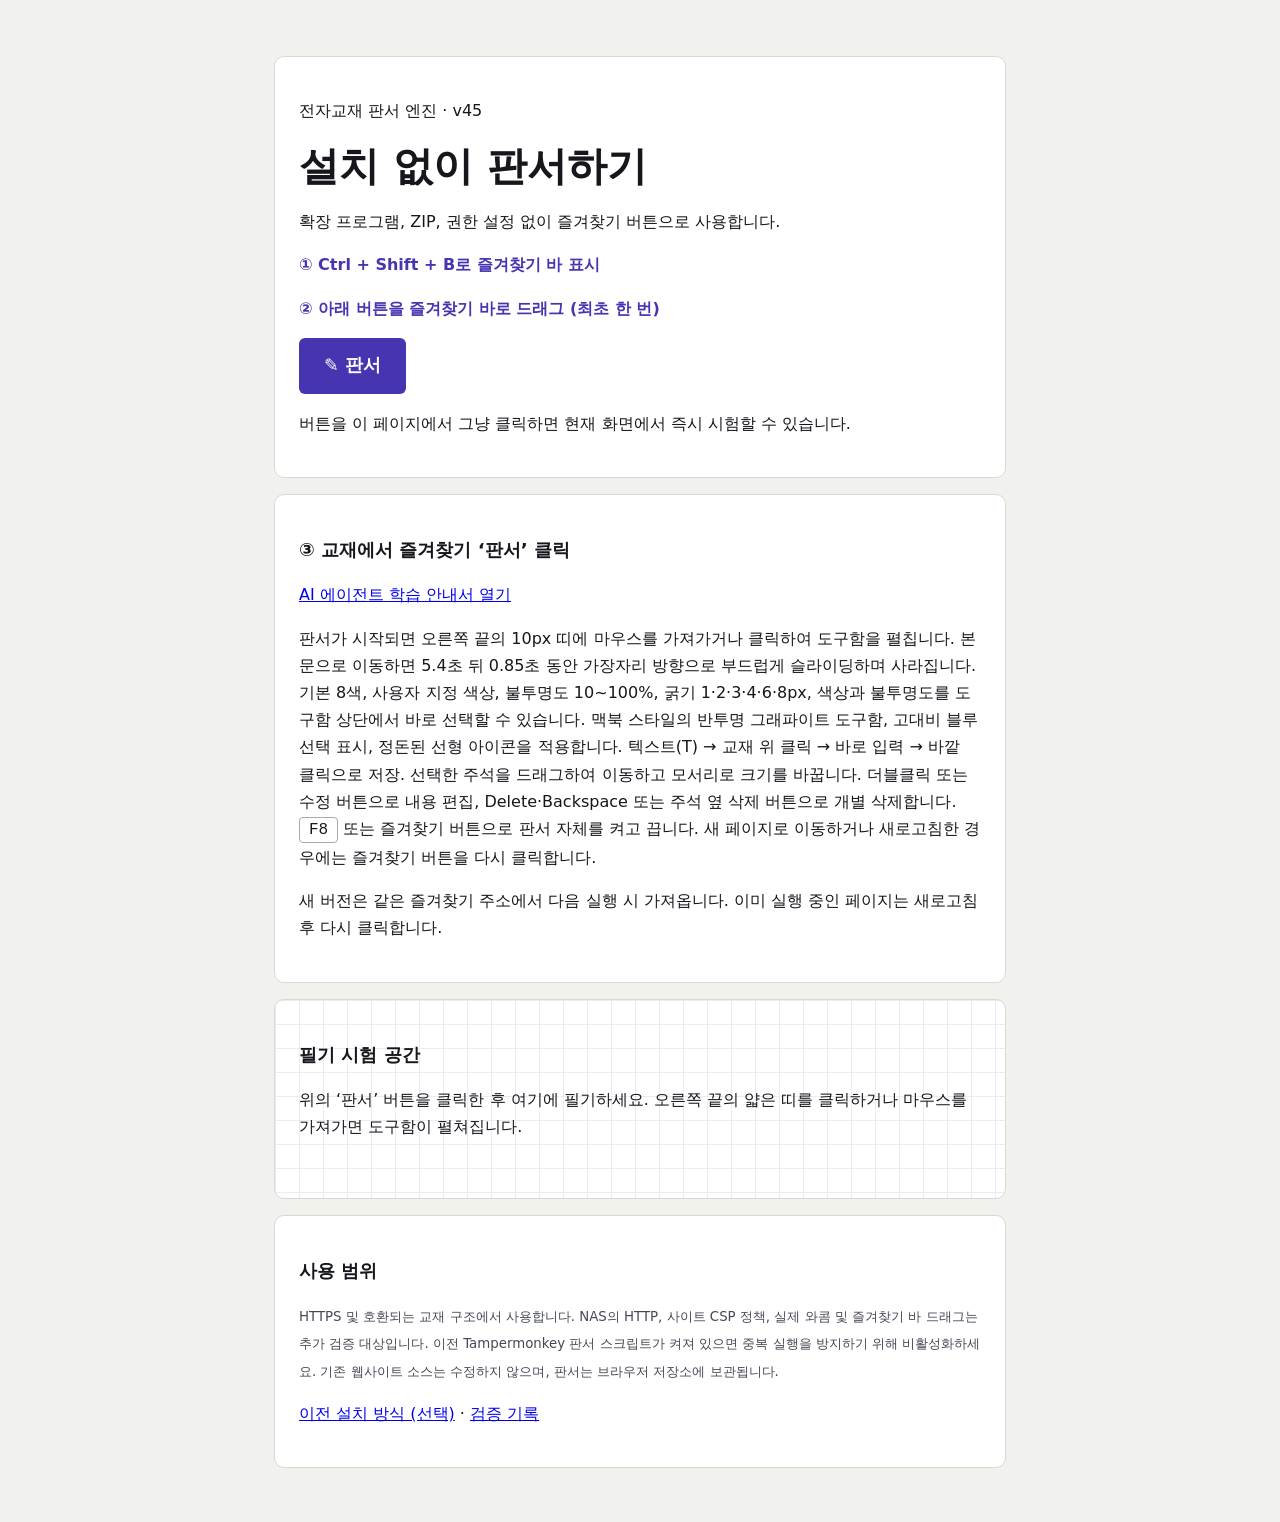
<file: index.html>
<!doctype html>
<html lang="ko"><head><meta charset="utf-8"><meta name="viewport" content="width=device-width,initial-scale=1"><title>전자교재 판서 엔진</title><meta http-equiv="refresh" content="0;url=./install/"></head>
<body><main><h1>전자교재 판서 엔진</h1><p><a href="./install/">통합 설치 및 업데이트</a></p><p><a href="./pages-test-v33/">독립 시험 페이지</a></p><p><a href="./pages-test-v33/rollback.html">이전 버전 호환 시험</a></p></main></body></html>
</file>
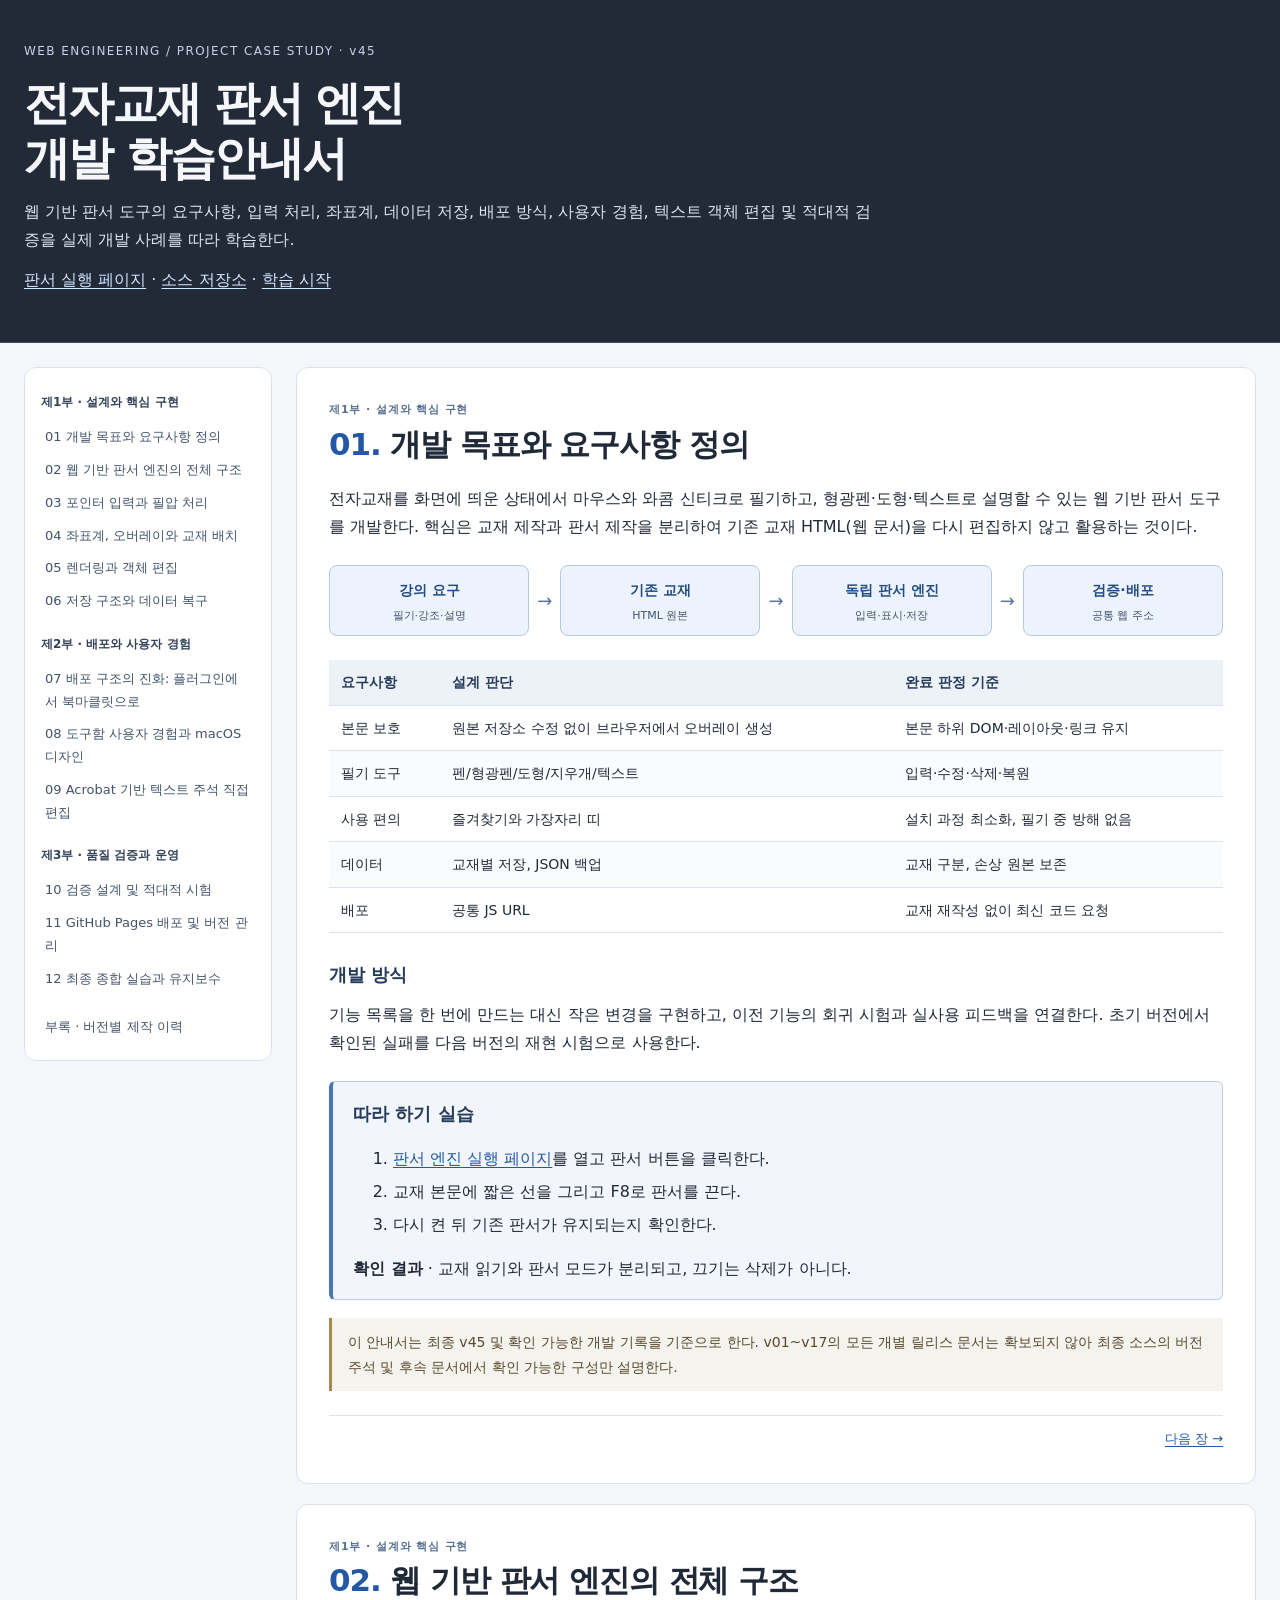
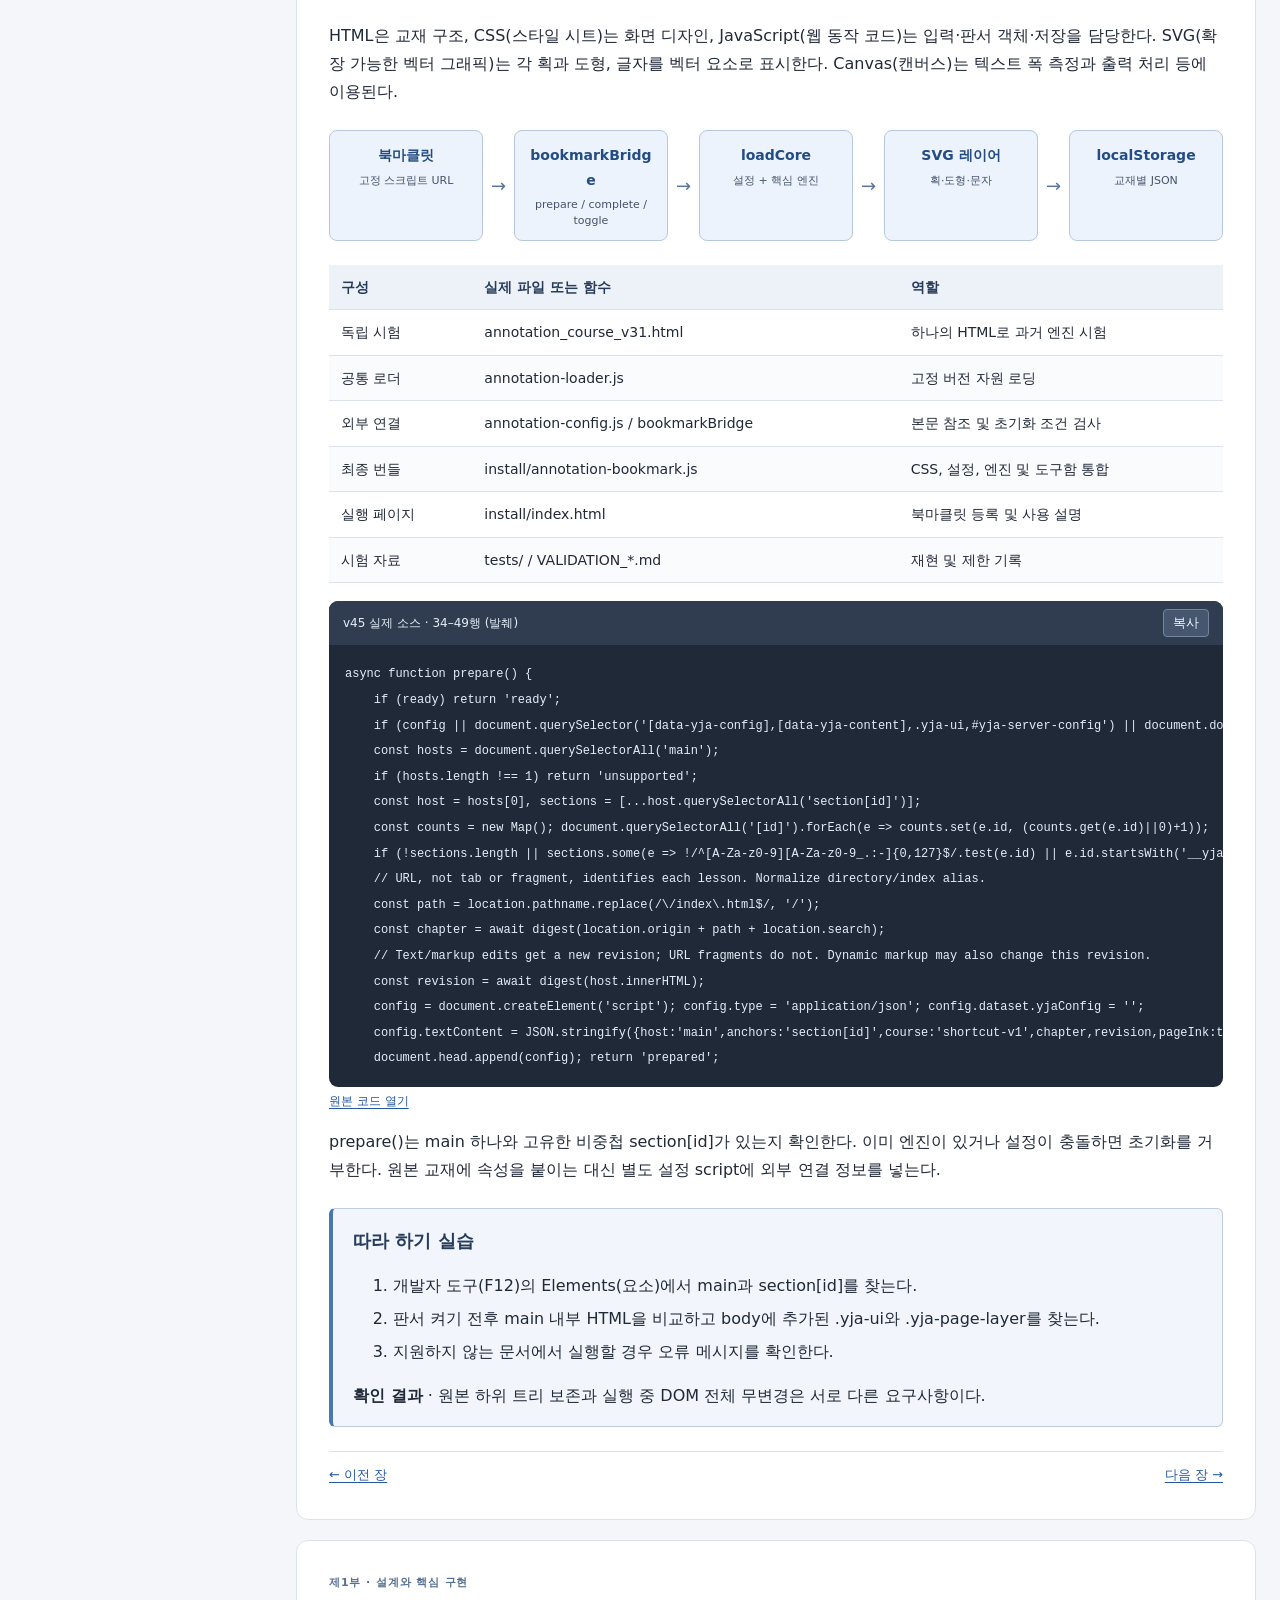
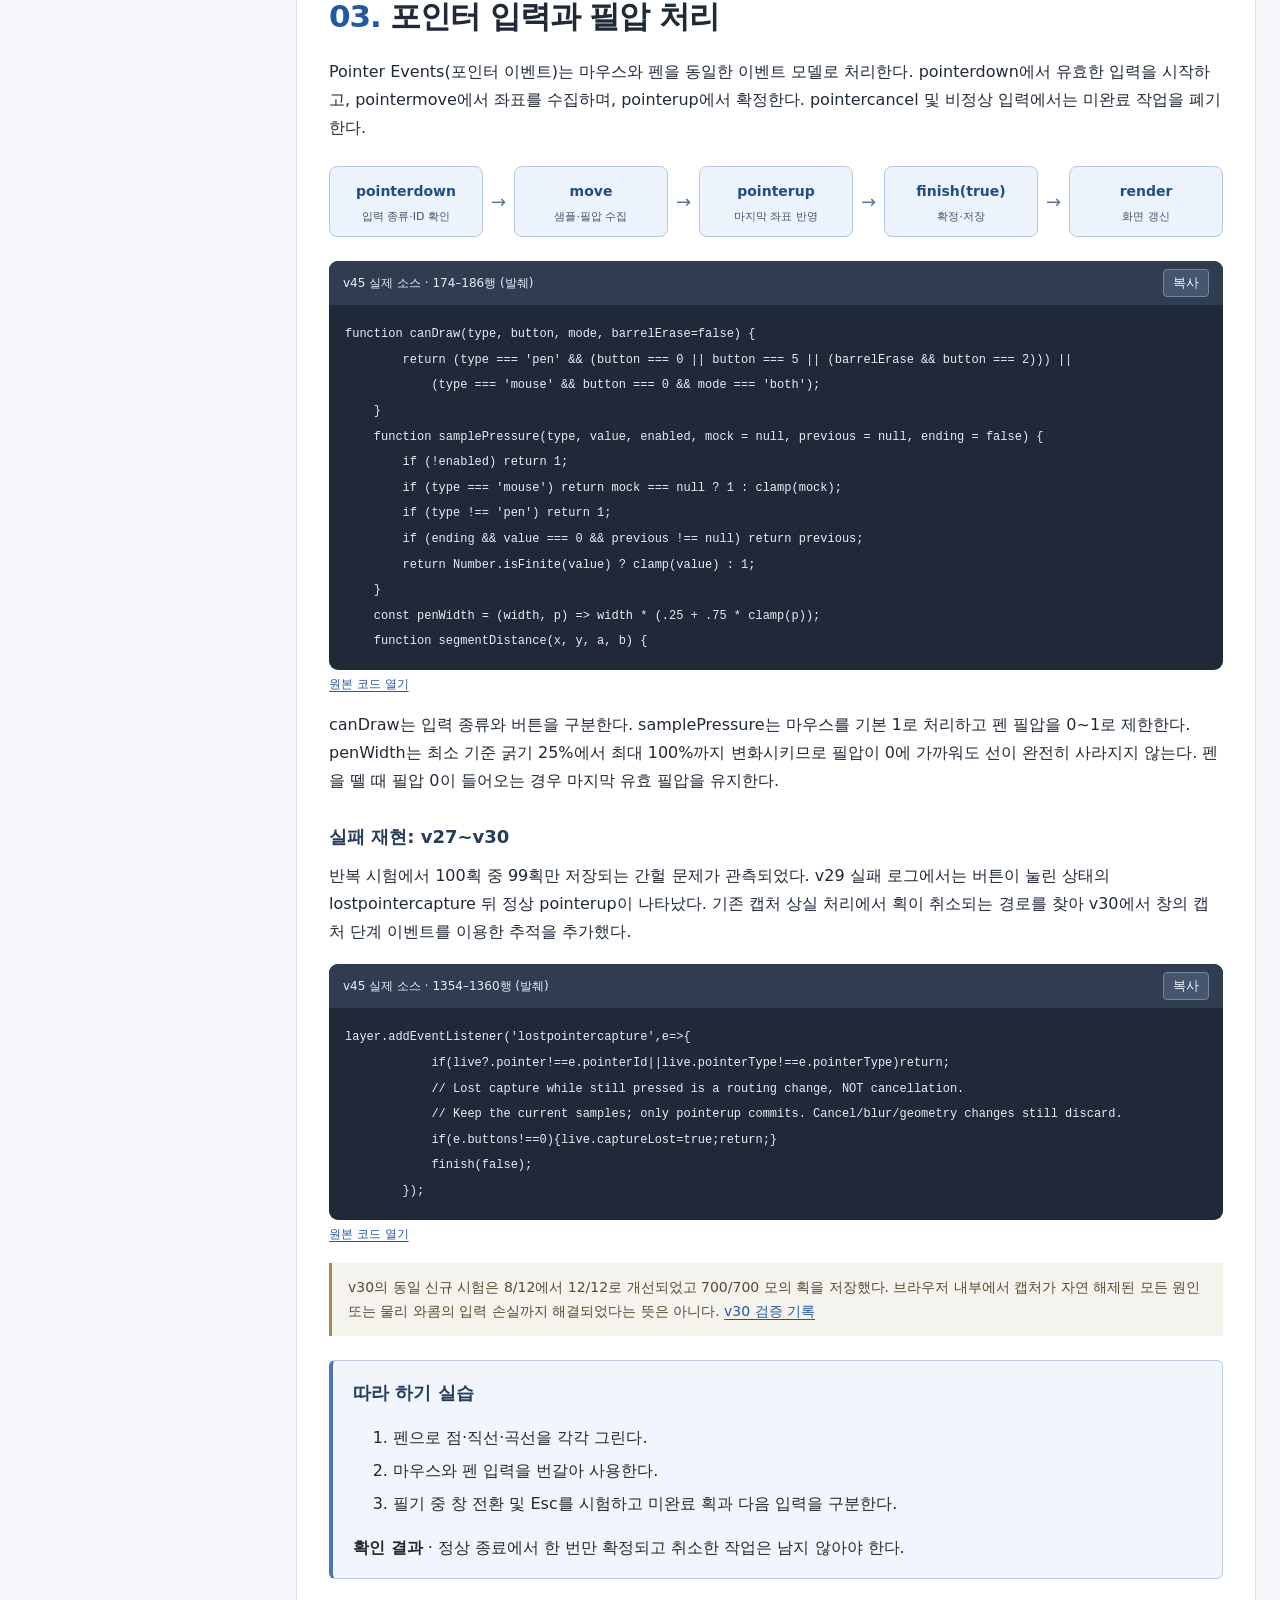
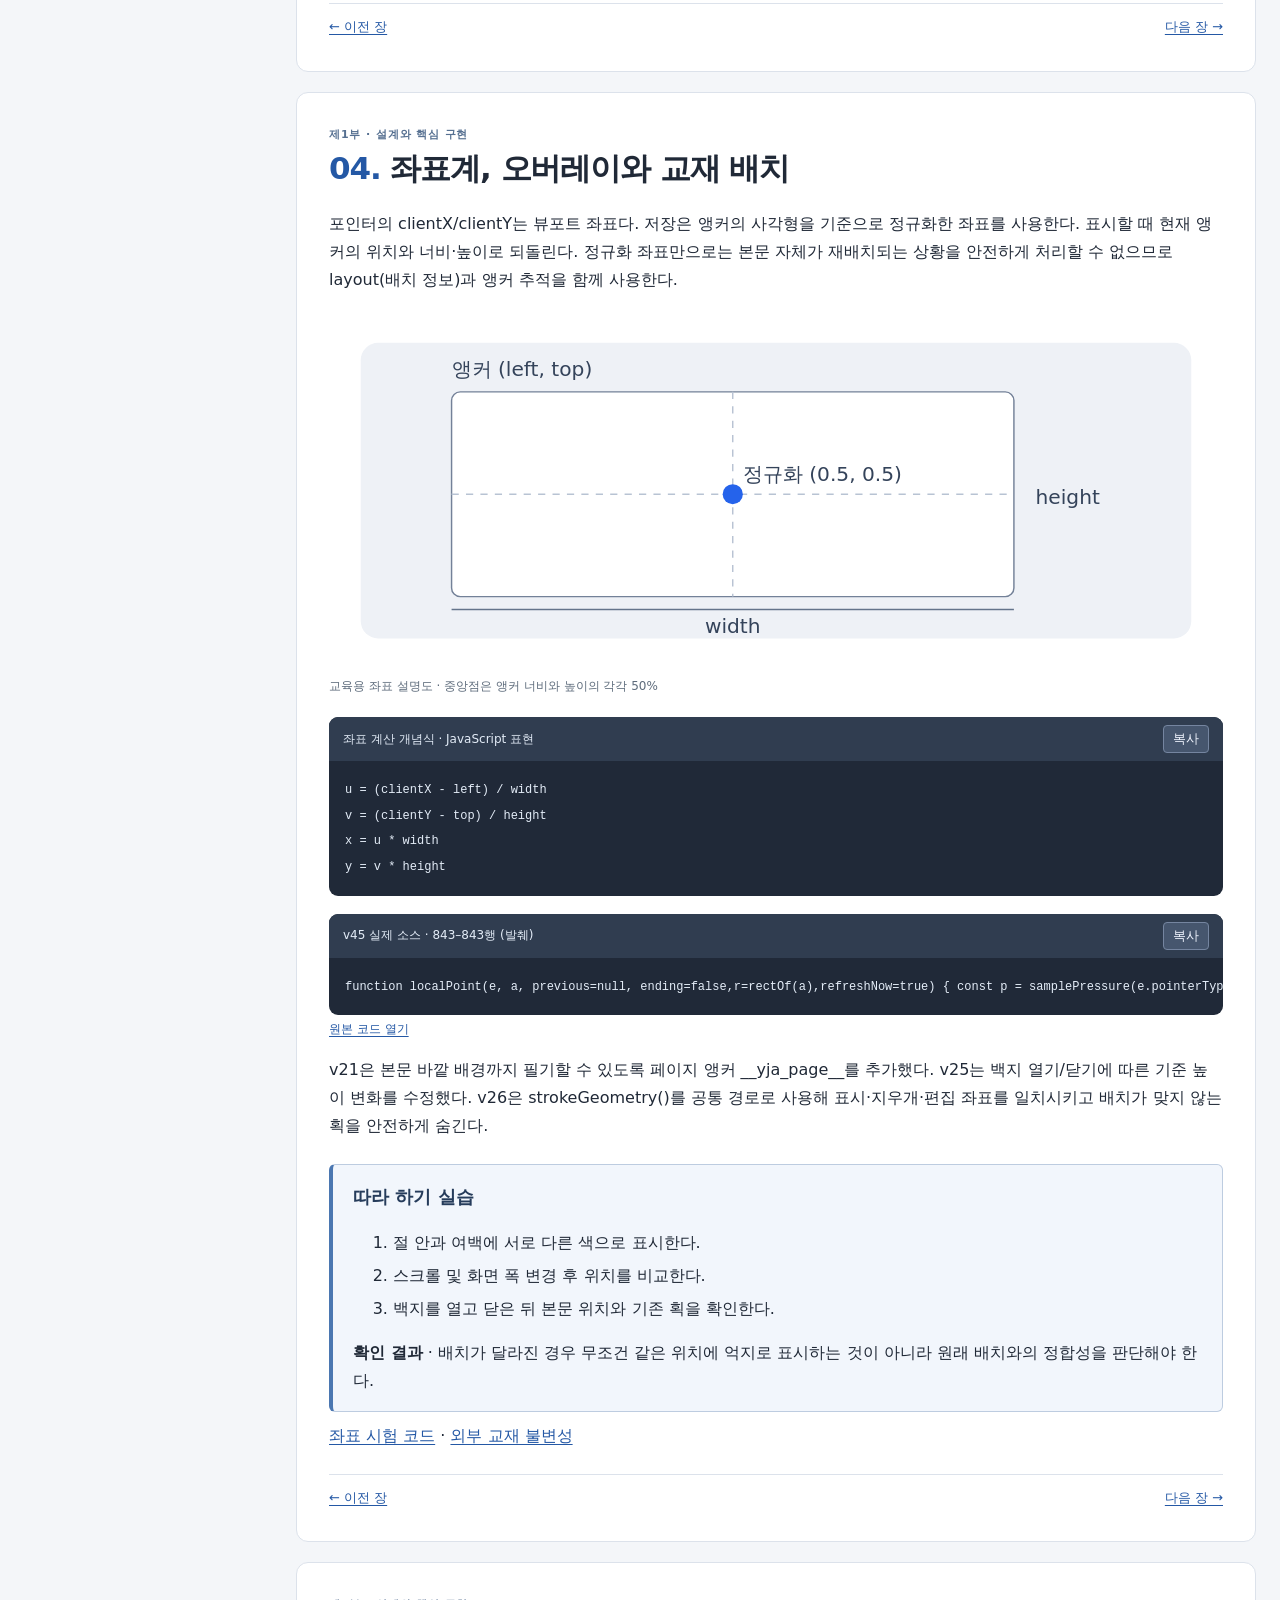
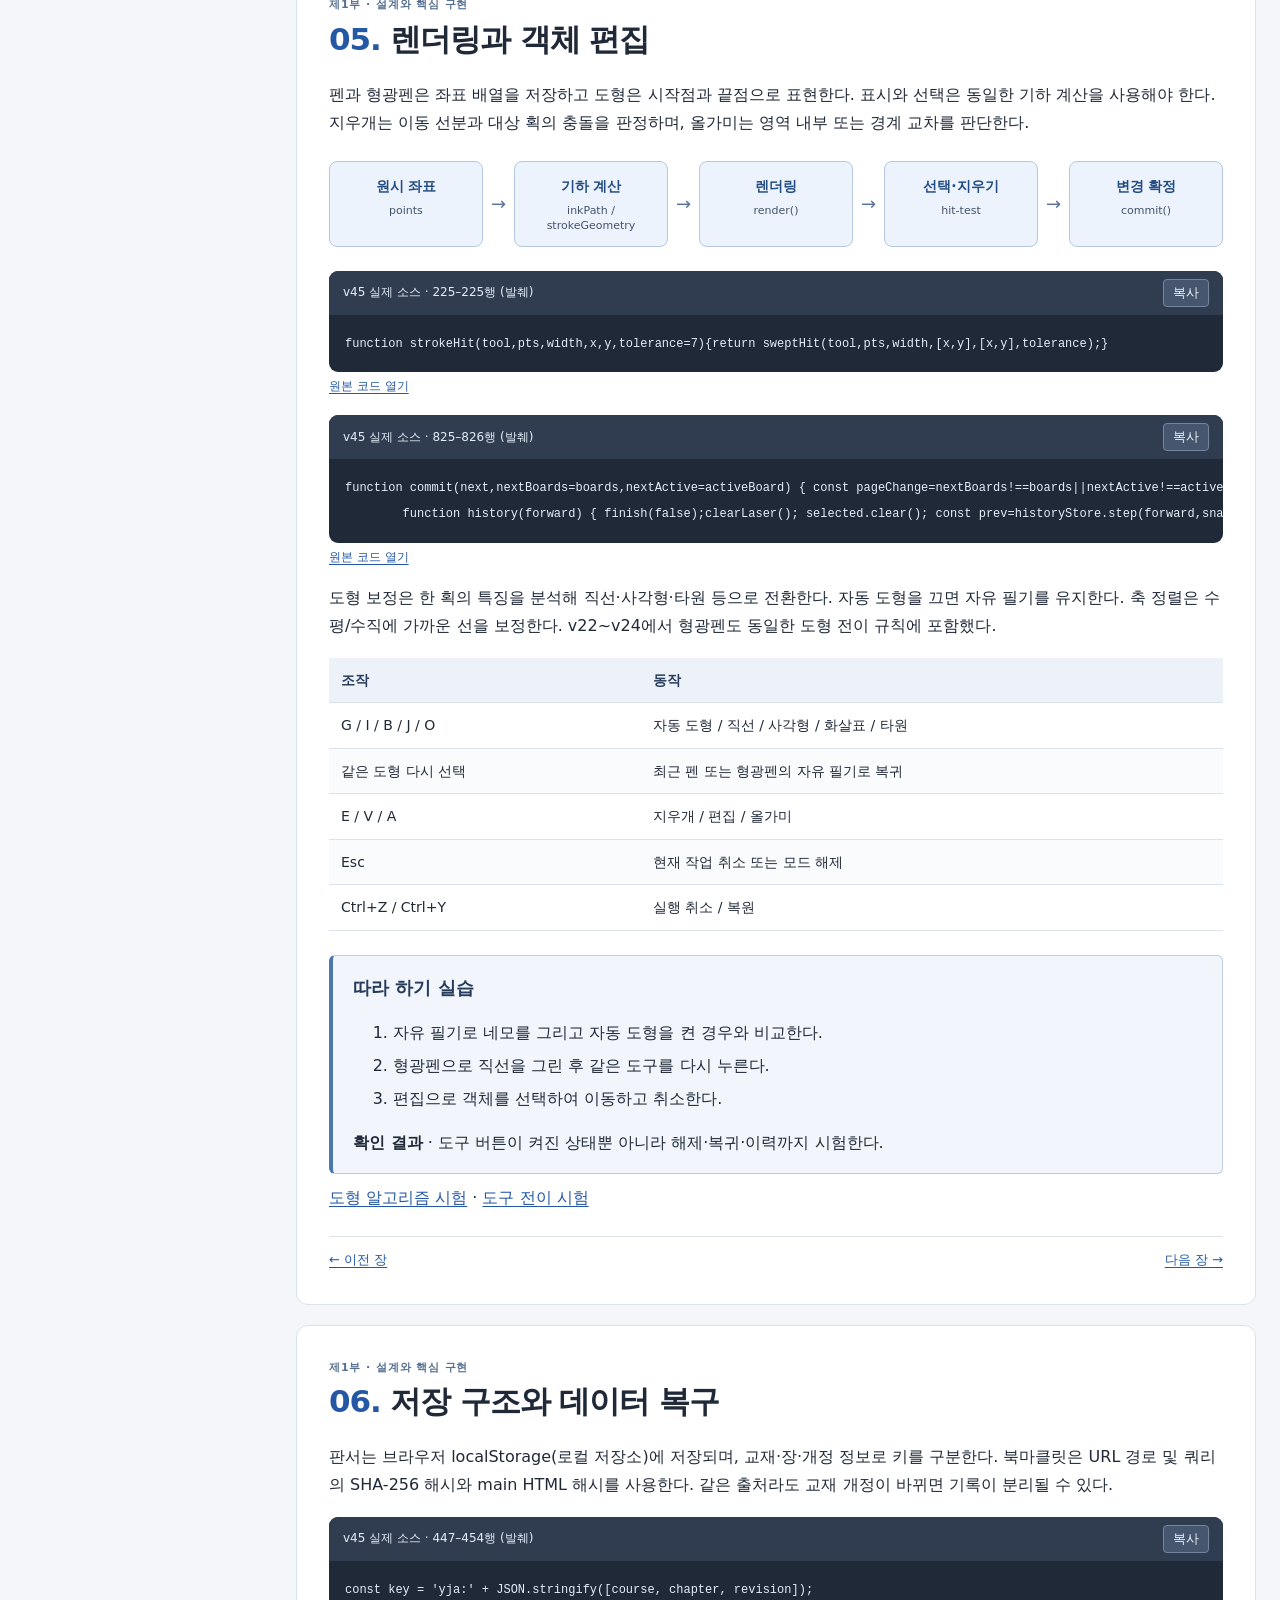
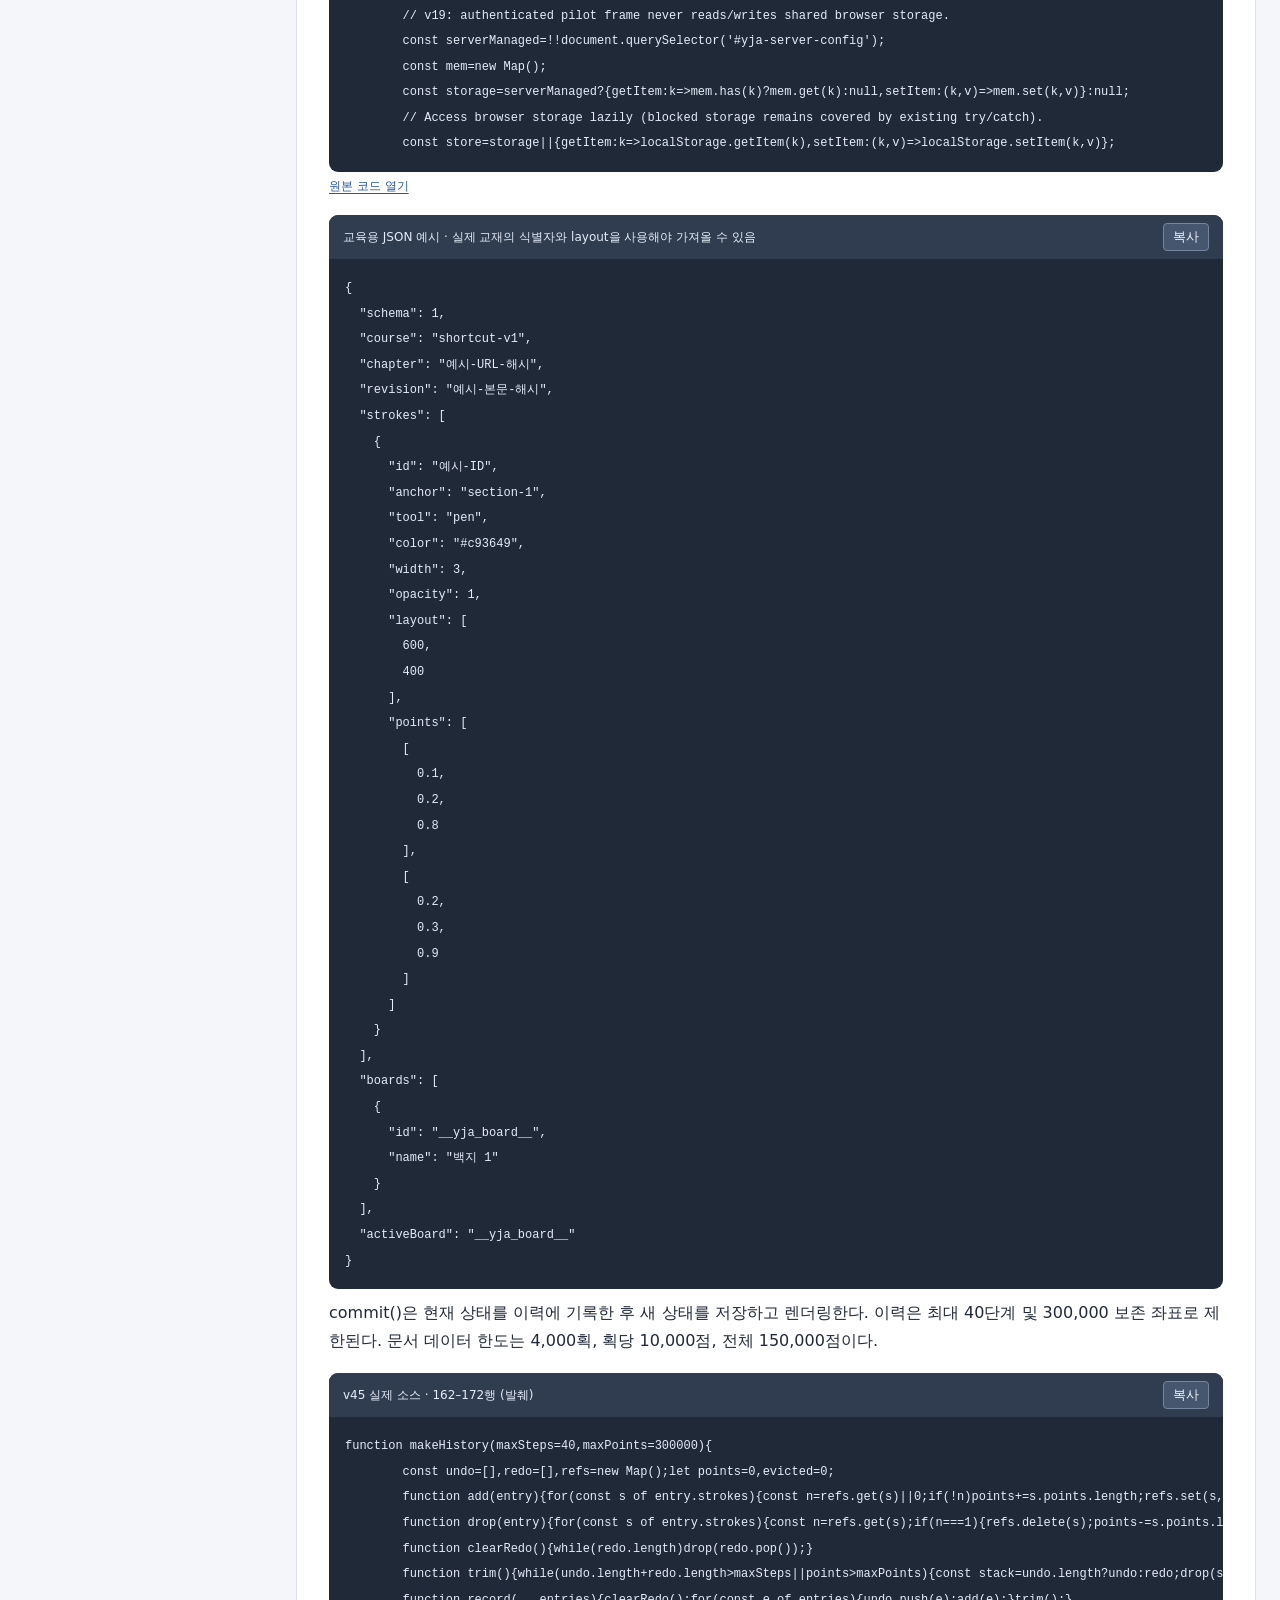
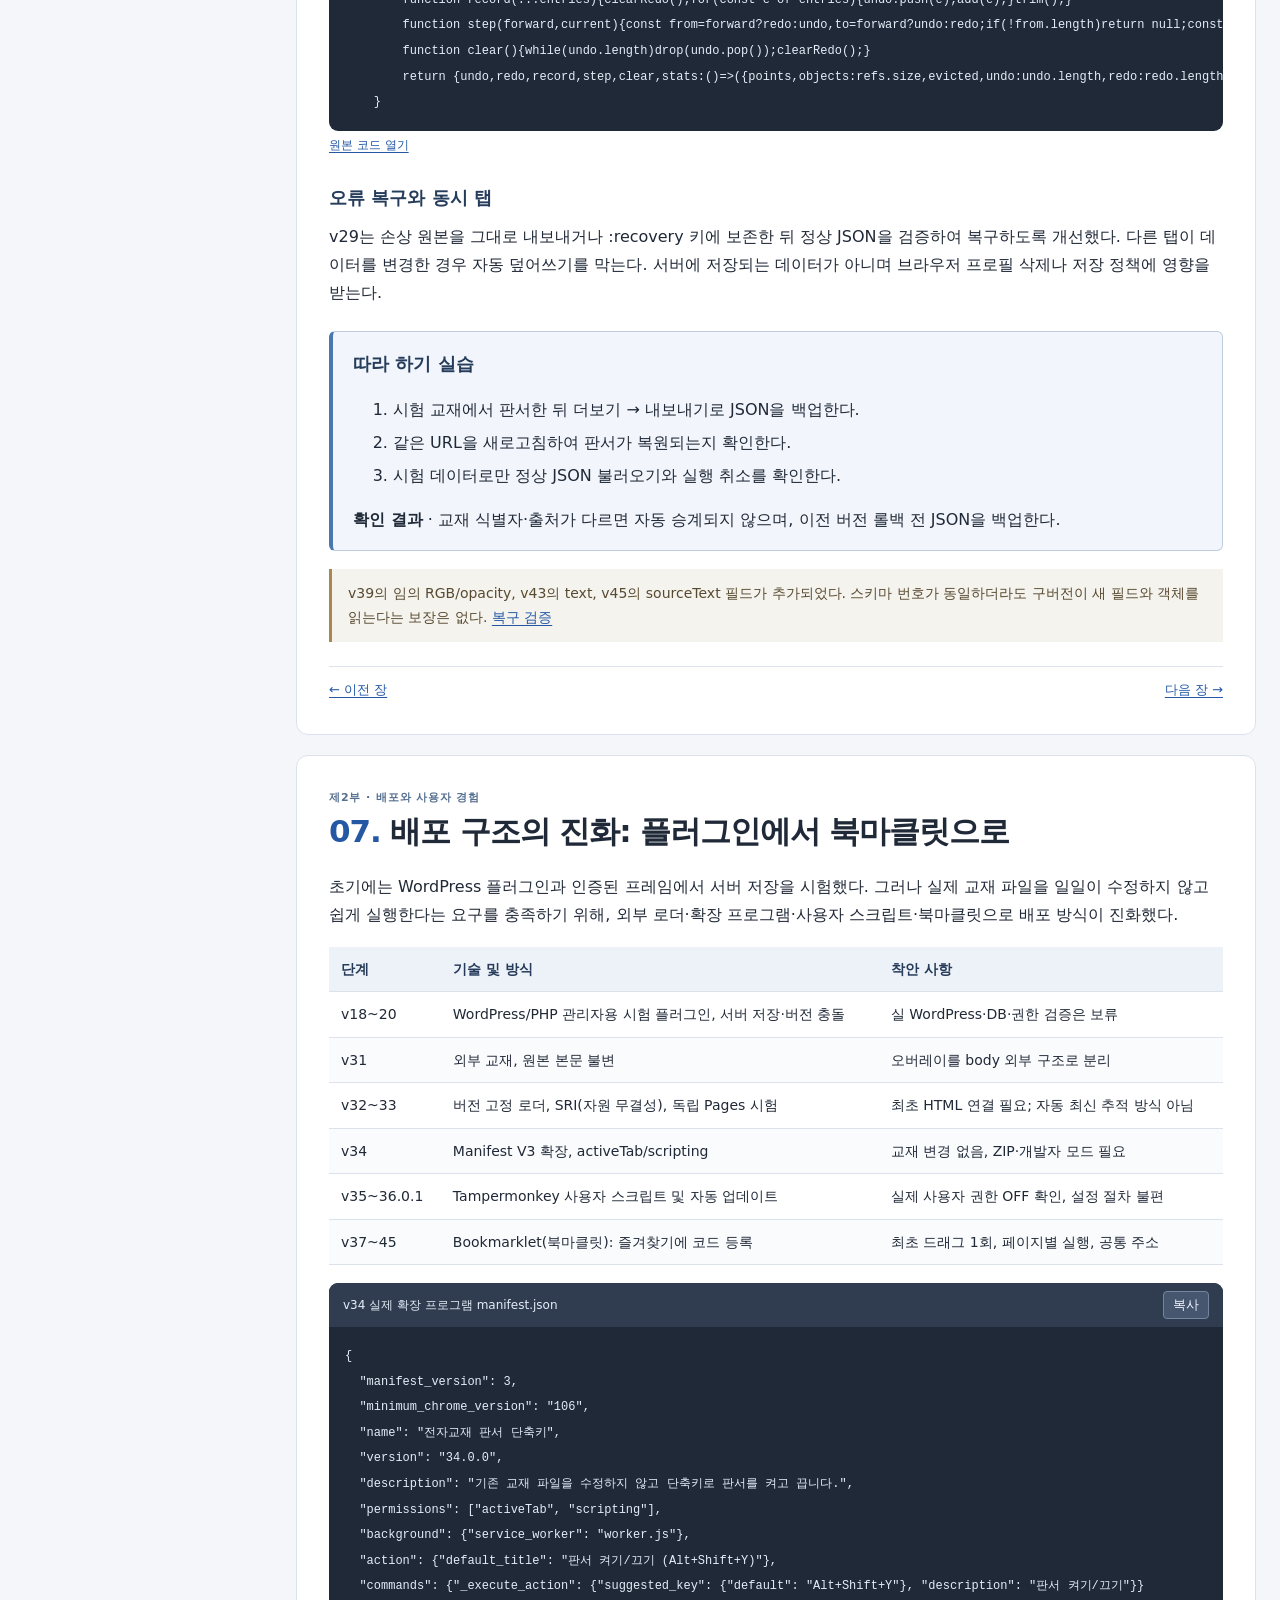
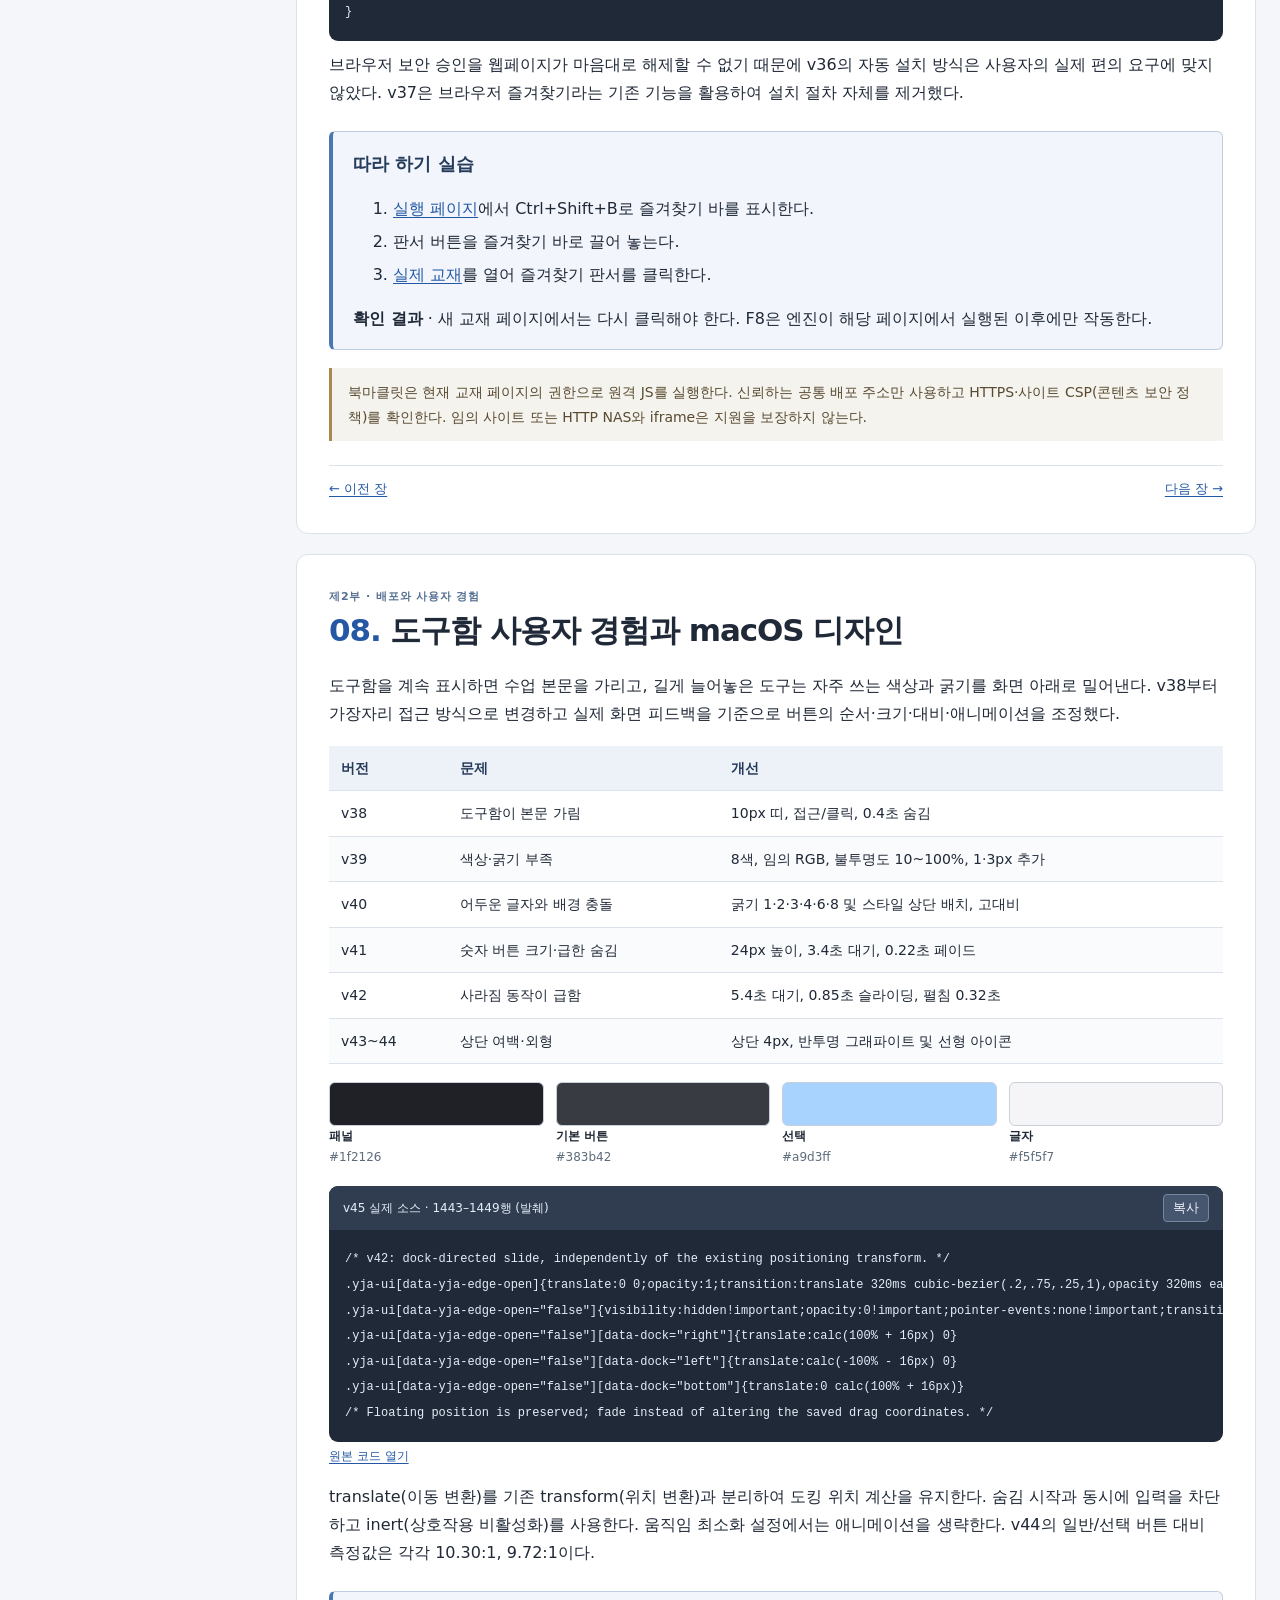
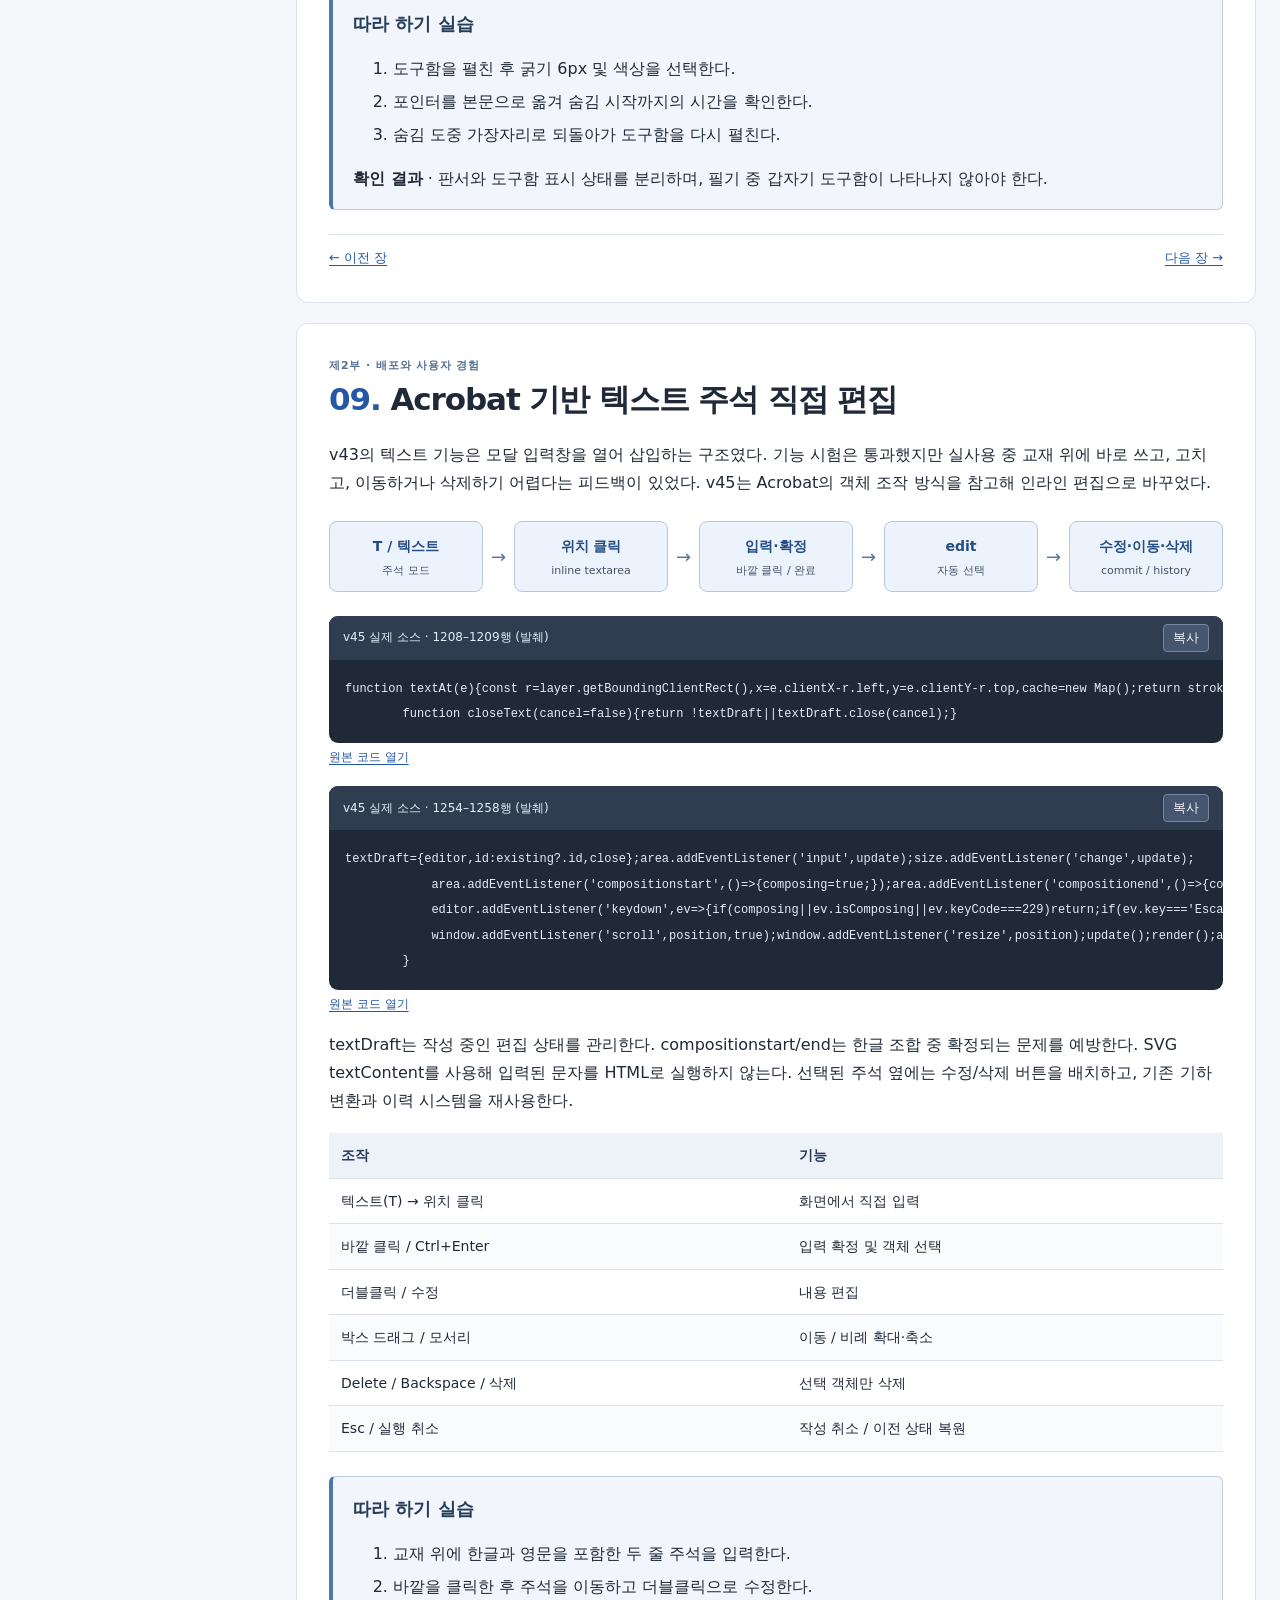
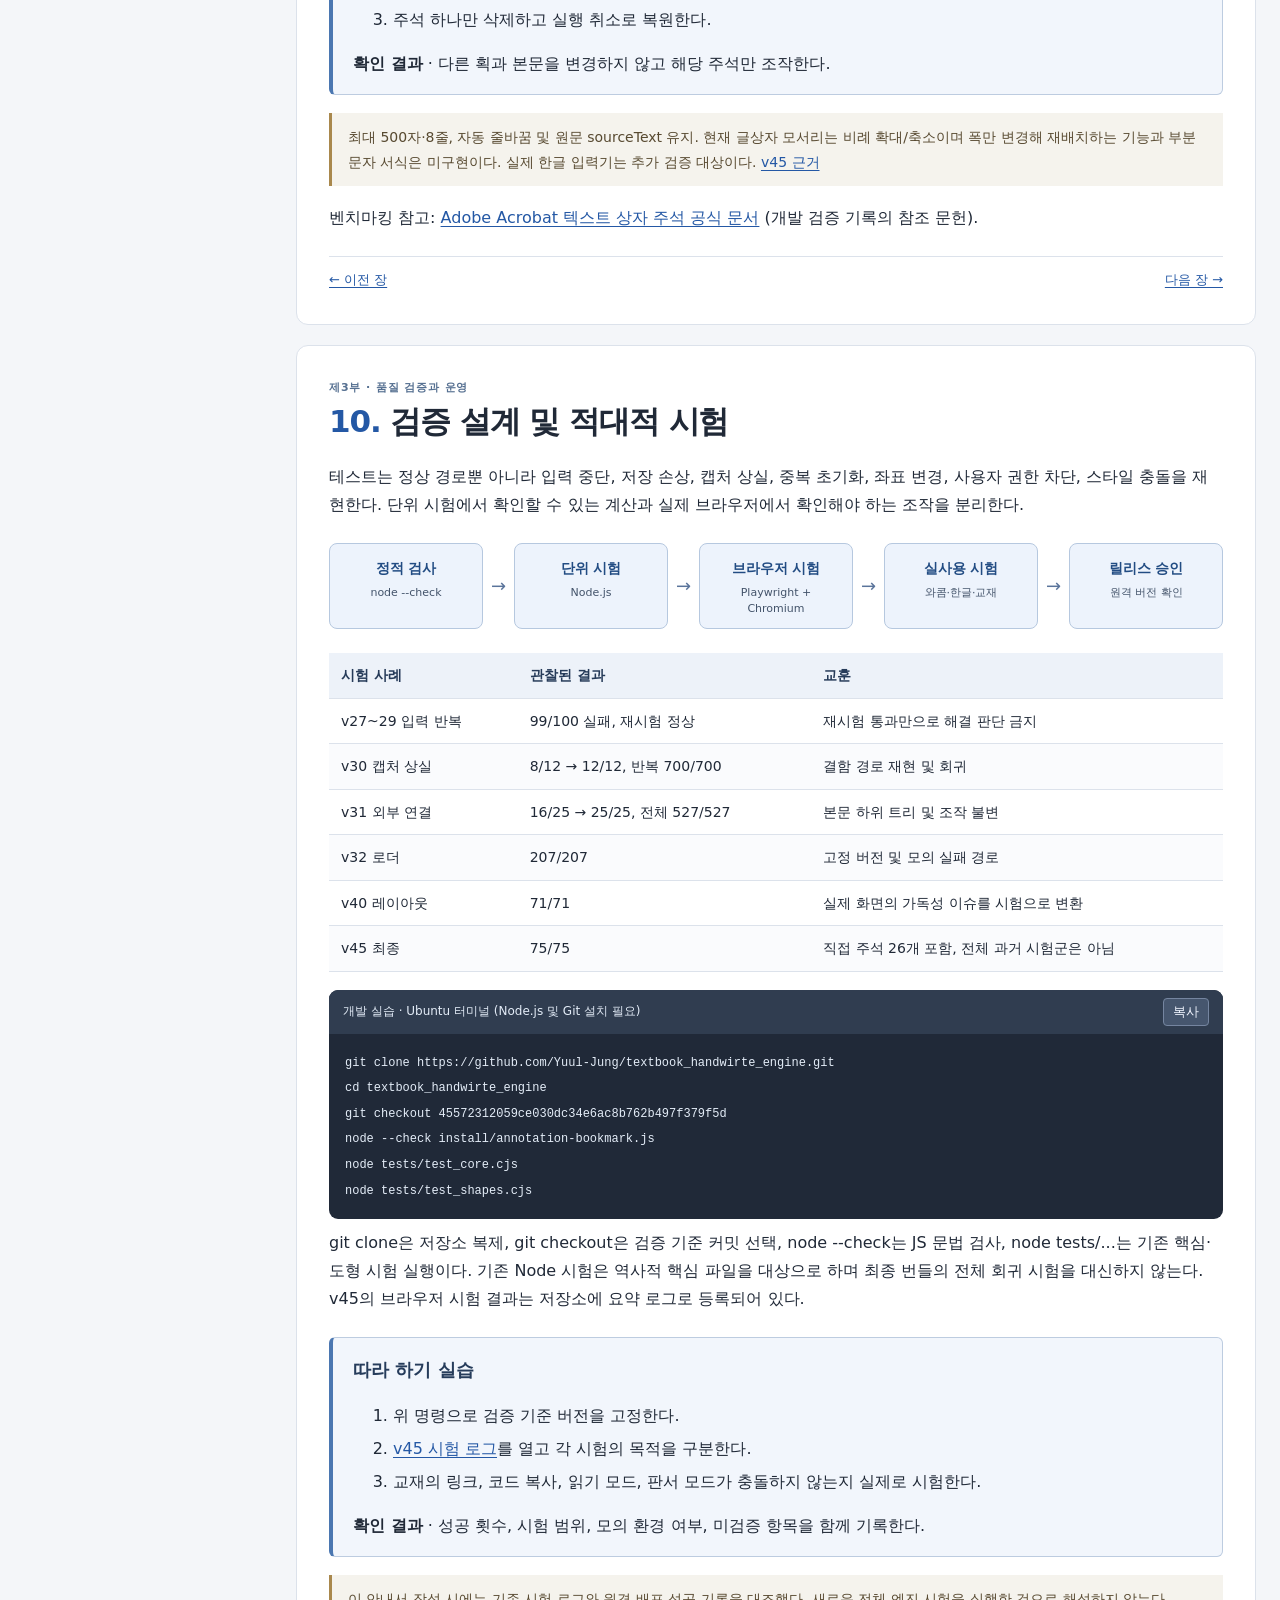
<file: guide/index.html>
<!doctype html><html lang="ko"><head><meta charset="utf-8"><meta name="viewport" content="width=device-width,initial-scale=1"><title>전자교재 판서 엔진 · 개발 학습안내서 v45</title><style>:root{color-scheme:light;--ink:#202937;--muted:#5d6b7b;--line:#dce2eb;--accent:#2458a5;--paper:#f4f6f9;--panel:#fff}*{box-sizing:border-box}html{scroll-behavior:smooth}body{margin:0;background:var(--paper);color:var(--ink);font:16px/1.75 -apple-system,BlinkMacSystemFont,system-ui,sans-serif;overflow-wrap:anywhere}a{color:var(--accent);text-underline-offset:3px}a:focus-visible,button:focus-visible{outline:3px solid #2378d5;outline-offset:3px}header{background:#222a38;color:#f5f7fb;padding:36px max(24px,calc((100vw - 1260px)/2));border-bottom:1px solid #3f4c60}header small{color:#c5d2e7;letter-spacing:.12em;font-size:12px}h1{font-size:clamp(28px,4vw,46px);line-height:1.2;letter-spacing:-.045em;margin:12px 0}header p{max-width:850px;margin:12px 0;color:#dbe4f2}header a{color:#d2e6ff}.layout{max-width:1320px;margin:0 auto;display:grid;grid-template-columns:248px minmax(0,1fr);gap:24px;padding:24px}nav{align-self:start;position:sticky;top:16px;max-height:calc(100dvh - 32px);overflow:auto;padding:16px 12px;background:#fff;border:1px solid var(--line);border-radius:12px;font-size:13px}.navgroup{margin-bottom:16px}.navgroup>b{display:block;color:#34435a;font-size:12px;margin:8px 4px}.navgroup>a,nav>a{display:block;padding:5px 8px;text-decoration:none;color:#43536a;border-radius:5px}.navgroup>a:hover,nav>a:hover{background:#eaf1fd;color:#164b91}main{min-width:0}section{scroll-margin-top:20px;background:#fff;border:1px solid var(--line);border-radius:12px;padding:clamp(16px,3vw,32px);margin-bottom:20px}h2{line-height:1.35;letter-spacing:-.035em;font-size:clamp(23px,2.6vw,31px);margin:4px 0 20px}h3{font-size:18px;color:#263c5b;margin:26px 0 10px}.part{font-size:11px;color:#567091;letter-spacing:.08em;font-weight:700}.num{color:#2458a5;font-variant-numeric:tabular-nums}p{margin:10px 0 16px}li{margin:5px 0}.tablewrap{overflow:auto;margin:18px 0}table{border-collapse:collapse;width:100%;font-size:14px}th,td{text-align:left;vertical-align:top;padding:10px 12px;border-bottom:1px solid var(--line)}th{background:#edf2f9;color:#263b59;white-space:nowrap}tbody tr:nth-child(even){background:#fafbfd}code{font:0.86em/1.55 ui-monospace,SFMono-Regular,Consolas,monospace;color:#24477c;background:#eef2f8;border-radius:3px;padding:2px 4px;overflow-wrap:anywhere}.code{margin:18px 0 4px;border-radius:9px;overflow:hidden;background:#202938;color:#e4edf8}.code figcaption{padding:8px 14px;font-size:12px;background:#303d50;display:flex;align-items:center;justify-content:space-between;gap:10px}.copy{color:#f1f5ff;background:#46566e;border:1px solid #7585a0;border-radius:4px;padding:4px 9px;cursor:pointer}.code pre{padding:16px;margin:0;overflow:auto;line-height:1.6;tab-size:4}.code code{background:none;color:inherit;padding:0;white-space:pre;font-size:12px;overflow-wrap:normal}.source{font-size:12px;margin:4px 0 16px}.flow{display:flex;align-items:stretch;gap:8px;flex-wrap:wrap;margin:24px 0}.node{flex:1 1 106px;border:1px solid #b6c8df;border-radius:8px;background:#edf3fc;padding:12px;text-align:center;min-width:0}.node b,.node small{display:block}.node b{font-size:14px;color:#224c83}.node small{font-size:11px;color:#43536a;line-height:1.4;margin-top:5px}.arrow{align-self:center;color:#5a749b;font-size:18px}.lab{margin-top:24px;border:1px solid #bdcce0;border-left:4px solid #4b77b1;border-radius:6px;background:#f2f6fc;padding:16px 20px}.lab h3{margin:0 0 8px}.lab p{margin:8px 0 0}.note{margin:18px 0;background:#f5f3ed;border-left:3px solid #a9884d;padding:12px 16px;font-size:14px;color:#584a31}.diagram{margin:20px 0}.diagram svg{max-width:100%;height:auto;font:14px system-ui;fill:#34435a}.diagram figcaption{font-size:12px;color:var(--muted)}.palette{display:grid;grid-template-columns:repeat(4,1fr);gap:12px}.palette i{height:44px;border:1px solid #c8d0dc;border-radius:6px;display:block}.palette b,.palette small{display:block;font-size:12px}.palette small{color:var(--muted)}.pager{display:flex;justify-content:space-between;gap:16px;border-top:1px solid var(--line);padding-top:12px;margin-top:24px;font-size:13px}footer{max-width:1320px;padding:0 24px 40px;margin:auto;color:var(--muted);font-size:13px}@media(max-width:850px){.layout{grid-template-columns:1fr;padding:12px;gap:12px}nav{position:static;max-height:none;columns:2}header{padding:24px}section{padding:18px}.arrow{display:none}}@media(max-width:480px){nav{columns:1}.palette{grid-template-columns:repeat(2,1fr)}}@media(prefers-reduced-motion:reduce){html{scroll-behavior:auto}}@media print{nav,.copy,.pager{display:none}.layout{display:block;padding:0}body,section{background:white;color:black}header{background:white;color:black;padding:0}header p,header small,header a{color:#444}section{border:0;break-before:page}.code{background:#eee;color:#111}.code code{color:#111}.code pre{white-space:pre-wrap;overflow-wrap:anywhere}}</style></head><body><header><small>WEB ENGINEERING / PROJECT CASE STUDY · v45</small><h1>전자교재 판서 엔진<br>개발 학습안내서</h1><p>웹 기반 판서 도구의 요구사항, 입력 처리, 좌표계, 데이터 저장, 배포 방식, 사용자 경험, 텍스트 객체 편집 및 적대적 검증을 실제 개발 사례를 따라 학습한다.</p><p><a href="../install/">판서 실행 페이지</a> · <a href="https://github.com/Yuul-Jung/textbook_handwirte_engine">소스 저장소</a> · <a href="#ch01">학습 시작</a></p></header><div class="layout"><nav aria-label="학습 목차"><div class="navgroup"><b>제1부 · 설계와 핵심 구현</b><a href="#ch01">01 개발 목표와 요구사항 정의</a><a href="#ch02">02 웹 기반 판서 엔진의 전체 구조</a><a href="#ch03">03 포인터 입력과 필압 처리</a><a href="#ch04">04 좌표계, 오버레이와 교재 배치</a><a href="#ch05">05 렌더링과 객체 편집</a><a href="#ch06">06 저장 구조와 데이터 복구</a></div><div class="navgroup"><b>제2부 · 배포와 사용자 경험</b><a href="#ch07">07 배포 구조의 진화: 플러그인에서 북마클릿으로</a><a href="#ch08">08 도구함 사용자 경험과 macOS 디자인</a><a href="#ch09">09 Acrobat 기반 텍스트 주석 직접 편집</a></div><div class="navgroup"><b>제3부 · 품질 검증과 운영</b><a href="#ch10">10 검증 설계 및 적대적 시험</a><a href="#ch11">11 GitHub Pages 배포 및 버전 관리</a><a href="#ch12">12 최종 종합 실습과 유지보수</a></div><a href="#history">부록 · 버전별 제작 이력</a></nav><main><section id="ch01"><div class="part">제1부 · 설계와 핵심 구현</div><h2><span class="num">01.</span> 개발 목표와 요구사항 정의</h2><p>전자교재를 화면에 띄운 상태에서 마우스와 와콤 신티크로 필기하고, 형광펜·도형·텍스트로 설명할 수 있는 웹 기반 판서 도구를 개발한다. 핵심은 교재 제작과 판서 제작을 분리하여 기존 교재 HTML(웹 문서)을 다시 편집하지 않고 활용하는 것이다.</p><div class="flow" role="img" aria-label="강의 요구 → 기존 교재 → 독립 판서 엔진 → 검증·배포"><div class="node"><b>강의 요구</b><small>필기·강조·설명</small></div><span class="arrow" aria-hidden="true">→</span><div class="node"><b>기존 교재</b><small>HTML 원본</small></div><span class="arrow" aria-hidden="true">→</span><div class="node"><b>독립 판서 엔진</b><small>입력·표시·저장</small></div><span class="arrow" aria-hidden="true">→</span><div class="node"><b>검증·배포</b><small>공통 웹 주소</small></div></div><div class="tablewrap"><table><thead><tr><th>요구사항</th><th>설계 판단</th><th>완료 판정 기준</th></tr></thead><tbody><tr><td>본문 보호</td><td>원본 저장소 수정 없이 브라우저에서 오버레이 생성</td><td>본문 하위 DOM·레이아웃·링크 유지</td></tr><tr><td>필기 도구</td><td>펜/형광펜/도형/지우개/텍스트</td><td>입력·수정·삭제·복원</td></tr><tr><td>사용 편의</td><td>즐겨찾기와 가장자리 띠</td><td>설치 과정 최소화, 필기 중 방해 없음</td></tr><tr><td>데이터</td><td>교재별 저장, JSON 백업</td><td>교재 구분, 손상 원본 보존</td></tr><tr><td>배포</td><td>공통 JS URL</td><td>교재 재작성 없이 최신 코드 요청</td></tr></tbody></table></div><h3>개발 방식</h3><p>기능 목록을 한 번에 만드는 대신 작은 변경을 구현하고, 이전 기능의 회귀 시험과 실사용 피드백을 연결한다. 초기 버전에서 확인된 실패를 다음 버전의 재현 시험으로 사용한다.</p><div class="lab"><h3>따라 하기 실습</h3><ol><li><a href="../install/">판서 엔진 실행 페이지</a>를 열고 판서 버튼을 클릭한다.</li><li>교재 본문에 짧은 선을 그리고 F8로 판서를 끈다.</li><li>다시 켠 뒤 기존 판서가 유지되는지 확인한다.</li></ol><p><b>확인 결과</b> · 교재 읽기와 판서 모드가 분리되고, 끄기는 삭제가 아니다.</p></div><div class="note">이 안내서는 최종 v45 및 확인 가능한 개발 기록을 기준으로 한다. v01~v17의 모든 개별 릴리스 문서는 확보되지 않아 최종 소스의 버전 주석 및 후속 문서에서 확인 가능한 구성만 설명한다.</div><div class="pager"><span></span><a href="#ch02">다음 장 →</a></div></section><section id="ch02"><div class="part">제1부 · 설계와 핵심 구현</div><h2><span class="num">02.</span> 웹 기반 판서 엔진의 전체 구조</h2><p>HTML은 교재 구조, CSS(스타일 시트)는 화면 디자인, JavaScript(웹 동작 코드)는 입력·판서 객체·저장을 담당한다. SVG(확장 가능한 벡터 그래픽)는 각 획과 도형, 글자를 벡터 요소로 표시한다. Canvas(캔버스)는 텍스트 폭 측정과 출력 처리 등에 이용된다.</p><div class="flow" role="img" aria-label="북마클릿 → bookmarkBridge → loadCore → SVG 레이어 → localStorage"><div class="node"><b>북마클릿</b><small>고정 스크립트 URL</small></div><span class="arrow" aria-hidden="true">→</span><div class="node"><b>bookmarkBridge</b><small>prepare / complete / toggle</small></div><span class="arrow" aria-hidden="true">→</span><div class="node"><b>loadCore</b><small>설정 + 핵심 엔진</small></div><span class="arrow" aria-hidden="true">→</span><div class="node"><b>SVG 레이어</b><small>획·도형·문자</small></div><span class="arrow" aria-hidden="true">→</span><div class="node"><b>localStorage</b><small>교재별 JSON</small></div></div><div class="tablewrap"><table><thead><tr><th>구성</th><th>실제 파일 또는 함수</th><th>역할</th></tr></thead><tbody><tr><td>독립 시험</td><td>annotation_course_v31.html</td><td>하나의 HTML로 과거 엔진 시험</td></tr><tr><td>공통 로더</td><td>annotation-loader.js</td><td>고정 버전 자원 로딩</td></tr><tr><td>외부 연결</td><td>annotation-config.js / bookmarkBridge</td><td>본문 참조 및 초기화 조건 검사</td></tr><tr><td>최종 번들</td><td>install/annotation-bookmark.js</td><td>CSS, 설정, 엔진 및 도구함 통합</td></tr><tr><td>실행 페이지</td><td>install/index.html</td><td>북마클릿 등록 및 사용 설명</td></tr><tr><td>시험 자료</td><td>tests/ / VALIDATION_*.md</td><td>재현 및 제한 기록</td></tr></tbody></table></div><figure class="code"><figcaption>v45 실제 소스 · 34–49행 (발췌) <button type="button" class="copy">복사</button></figcaption><pre><code>async function prepare() {
    if (ready) return 'ready';
    if (config || document.querySelector('[data-yja-config],[data-yja-content],.yja-ui,#yja-server-config') || document.documentElement.hasAttribute('data-yja-config-error')) return 'conflict';
    const hosts = document.querySelectorAll('main');
    if (hosts.length !== 1) return 'unsupported';
    const host = hosts[0], sections = [...host.querySelectorAll('section[id]')];
    const counts = new Map(); document.querySelectorAll('[id]').forEach(e =&gt; counts.set(e.id, (counts.get(e.id)||0)+1));
    if (!sections.length || sections.some(e =&gt; !/^[A-Za-z0-9][A-Za-z0-9_.:-]{0,127}$/.test(e.id) || e.id.startsWith('__yja_') || counts.get(e.id)!==1 || sections.some(a=&gt;a!==e&amp;&amp;a.contains(e)))) return 'unsupported';
    // URL, not tab or fragment, identifies each lesson. Normalize directory/index alias.
    const path = location.pathname.replace(/\/index\.html$/, '/');
    const chapter = await digest(location.origin + path + location.search);
    // Text/markup edits get a new revision; URL fragments do not. Dynamic markup may also change this revision.
    const revision = await digest(host.innerHTML);
    config = document.createElement('script'); config.type = 'application/json'; config.dataset.yjaConfig = '';
    config.textContent = JSON.stringify({host:'main',anchors:'section[id]',course:'shortcut-v1',chapter,revision,pageInk:true,external:true});
    document.head.append(config); return 'prepared';</code></pre></figure><p class="source"><a href="https://github.com/Yuul-Jung/textbook_handwirte_engine/blob/45572312059ce030dc34e6ac8b762b497f379f5d/install/annotation-bookmark.js#L34-L49">원본 코드 열기</a></p><p>prepare()는 main 하나와 고유한 비중첩 section[id]가 있는지 확인한다. 이미 엔진이 있거나 설정이 충돌하면 초기화를 거부한다. 원본 교재에 속성을 붙이는 대신 별도 설정 script에 외부 연결 정보를 넣는다.</p><div class="lab"><h3>따라 하기 실습</h3><ol><li>개발자 도구(F12)의 Elements(요소)에서 main과 section[id]를 찾는다.</li><li>판서 켜기 전후 main 내부 HTML을 비교하고 body에 추가된 .yja-ui와 .yja-page-layer를 찾는다.</li><li>지원하지 않는 문서에서 실행할 경우 오류 메시지를 확인한다.</li></ol><p><b>확인 결과</b> · 원본 하위 트리 보존과 실행 중 DOM 전체 무변경은 서로 다른 요구사항이다.</p></div><div class="pager"><a href="#ch01">← 이전 장</a><a href="#ch03">다음 장 →</a></div></section><section id="ch03"><div class="part">제1부 · 설계와 핵심 구현</div><h2><span class="num">03.</span> 포인터 입력과 필압 처리</h2><p>Pointer Events(포인터 이벤트)는 마우스와 펜을 동일한 이벤트 모델로 처리한다. pointerdown에서 유효한 입력을 시작하고, pointermove에서 좌표를 수집하며, pointerup에서 확정한다. pointercancel 및 비정상 입력에서는 미완료 작업을 폐기한다.</p><div class="flow" role="img" aria-label="pointerdown → move → pointerup → finish(true) → render"><div class="node"><b>pointerdown</b><small>입력 종류·ID 확인</small></div><span class="arrow" aria-hidden="true">→</span><div class="node"><b>move</b><small>샘플·필압 수집</small></div><span class="arrow" aria-hidden="true">→</span><div class="node"><b>pointerup</b><small>마지막 좌표 반영</small></div><span class="arrow" aria-hidden="true">→</span><div class="node"><b>finish(true)</b><small>확정·저장</small></div><span class="arrow" aria-hidden="true">→</span><div class="node"><b>render</b><small>화면 갱신</small></div></div><figure class="code"><figcaption>v45 실제 소스 · 174–186행 (발췌) <button type="button" class="copy">복사</button></figcaption><pre><code>function canDraw(type, button, mode, barrelErase=false) {
        return (type === 'pen' &amp;&amp; (button === 0 || button === 5 || (barrelErase &amp;&amp; button === 2))) ||
            (type === 'mouse' &amp;&amp; button === 0 &amp;&amp; mode === 'both');
    }
    function samplePressure(type, value, enabled, mock = null, previous = null, ending = false) {
        if (!enabled) return 1;
        if (type === 'mouse') return mock === null ? 1 : clamp(mock);
        if (type !== 'pen') return 1;
        if (ending &amp;&amp; value === 0 &amp;&amp; previous !== null) return previous;
        return Number.isFinite(value) ? clamp(value) : 1;
    }
    const penWidth = (width, p) =&gt; width * (.25 + .75 * clamp(p));
    function segmentDistance(x, y, a, b) {</code></pre></figure><p class="source"><a href="https://github.com/Yuul-Jung/textbook_handwirte_engine/blob/45572312059ce030dc34e6ac8b762b497f379f5d/install/annotation-bookmark.js#L174-L186">원본 코드 열기</a></p><p>canDraw는 입력 종류와 버튼을 구분한다. samplePressure는 마우스를 기본 1로 처리하고 펜 필압을 0~1로 제한한다. penWidth는 최소 기준 굵기 25%에서 최대 100%까지 변화시키므로 필압이 0에 가까워도 선이 완전히 사라지지 않는다. 펜을 뗄 때 필압 0이 들어오는 경우 마지막 유효 필압을 유지한다.</p><h3>실패 재현: v27~v30</h3><p>반복 시험에서 100획 중 99획만 저장되는 간헐 문제가 관측되었다. v29 실패 로그에서는 버튼이 눌린 상태의 lostpointercapture 뒤 정상 pointerup이 나타났다. 기존 캡처 상실 처리에서 획이 취소되는 경로를 찾아 v30에서 창의 캡처 단계 이벤트를 이용한 추적을 추가했다.</p><figure class="code"><figcaption>v45 실제 소스 · 1354–1360행 (발췌) <button type="button" class="copy">복사</button></figcaption><pre><code>layer.addEventListener('lostpointercapture',e=&gt;{
            if(live?.pointer!==e.pointerId||live.pointerType!==e.pointerType)return;
            // Lost capture while still pressed is a routing change, NOT cancellation.
            // Keep the current samples; only pointerup commits. Cancel/blur/geometry changes still discard.
            if(e.buttons!==0){live.captureLost=true;return;}
            finish(false);
        });</code></pre></figure><p class="source"><a href="https://github.com/Yuul-Jung/textbook_handwirte_engine/blob/45572312059ce030dc34e6ac8b762b497f379f5d/install/annotation-bookmark.js#L1354-L1360">원본 코드 열기</a></p><div class="note">v30의 동일 신규 시험은 8/12에서 12/12로 개선되었고 700/700 모의 획을 저장했다. 브라우저 내부에서 캡처가 자연 해제된 모든 원인 또는 물리 와콤의 입력 손실까지 해결되었다는 뜻은 아니다. <a href="https://github.com/Yuul-Jung/textbook_handwirte_engine/blob/45572312059ce030dc34e6ac8b762b497f379f5d/VALIDATION_v30.md">v30 검증 기록</a></div><div class="lab"><h3>따라 하기 실습</h3><ol><li>펜으로 점·직선·곡선을 각각 그린다.</li><li>마우스와 펜 입력을 번갈아 사용한다.</li><li>필기 중 창 전환 및 Esc를 시험하고 미완료 획과 다음 입력을 구분한다.</li></ol><p><b>확인 결과</b> · 정상 종료에서 한 번만 확정되고 취소한 작업은 남지 않아야 한다.</p></div><div class="pager"><a href="#ch02">← 이전 장</a><a href="#ch04">다음 장 →</a></div></section><section id="ch04"><div class="part">제1부 · 설계와 핵심 구현</div><h2><span class="num">04.</span> 좌표계, 오버레이와 교재 배치</h2><p>포인터의 clientX/clientY는 뷰포트 좌표다. 저장은 앵커의 사각형을 기준으로 정규화한 좌표를 사용한다. 표시할 때 현재 앵커의 위치와 너비·높이로 되돌린다. 정규화 좌표만으로는 본문 자체가 재배치되는 상황을 안전하게 처리할 수 없으므로 layout(배치 정보)과 앵커 추적을 함께 사용한다.</p><figure class="diagram"><svg viewBox="0 0 620 245" role="img" aria-label="앵커 좌표의 정규화"><rect x="22" y="20" width="576" height="205" rx="12" fill="#eef1f6"/><rect x="85" y="54" width="390" height="142" rx="6" fill="white" stroke="#738198"/><path d="M85 125H475 M280 54V196" stroke="#b8c3d3" stroke-dasharray="5 5"/><circle cx="280" cy="125" r="7" fill="#2563eb"/><text x="85" y="43">앵커 (left, top)</text><text x="287" y="116">정규화 (0.5, 0.5)</text><path d="M85 205H475" stroke="#64748b"/><text x="280" y="221" text-anchor="middle">width</text><text x="490" y="132">height</text></svg><figcaption>교육용 좌표 설명도 · 중앙점은 앵커 너비와 높이의 각각 50%</figcaption></figure><figure class="code"><figcaption>좌표 계산 개념식 · JavaScript 표현 <button type="button" class="copy">복사</button></figcaption><pre><code>u = (clientX - left) / width
v = (clientY - top) / height
x = u * width
y = v * height</code></pre></figure><figure class="code"><figcaption>v45 실제 소스 · 843–843행 (발췌) <button type="button" class="copy">복사</button></figcaption><pre><code>function localPoint(e, a, previous=null, ending=false,r=rectOf(a),refreshNow=true) { const p = samplePressure(e.pointerType,e.pressure,pressure,mouseMock,previous,ending); recordInput(e,p,refreshNow); return [clamp((e.clientX - r.left) / Math.max(r.width, 1)), clamp((e.clientY - r.top) / Math.max(r.height, 1)), p]; }</code></pre></figure><p class="source"><a href="https://github.com/Yuul-Jung/textbook_handwirte_engine/blob/45572312059ce030dc34e6ac8b762b497f379f5d/install/annotation-bookmark.js#L843-L843">원본 코드 열기</a></p><p>v21은 본문 바깥 배경까지 필기할 수 있도록 페이지 앵커 __yja_page__를 추가했다. v25는 백지 열기/닫기에 따른 기준 높이 변화를 수정했다. v26은 strokeGeometry()를 공통 경로로 사용해 표시·지우개·편집 좌표를 일치시키고 배치가 맞지 않는 획을 안전하게 숨긴다.</p><div class="lab"><h3>따라 하기 실습</h3><ol><li>절 안과 여백에 서로 다른 색으로 표시한다.</li><li>스크롤 및 화면 폭 변경 후 위치를 비교한다.</li><li>백지를 열고 닫은 뒤 본문 위치와 기존 획을 확인한다.</li></ol><p><b>확인 결과</b> · 배치가 달라진 경우 무조건 같은 위치에 억지로 표시하는 것이 아니라 원래 배치와의 정합성을 판단해야 한다.</p></div><p><a href="https://github.com/Yuul-Jung/textbook_handwirte_engine/blob/45572312059ce030dc34e6ac8b762b497f379f5d/tests/test_coordinates_v26.py">좌표 시험 코드</a> · <a href="https://github.com/Yuul-Jung/textbook_handwirte_engine/blob/45572312059ce030dc34e6ac8b762b497f379f5d/VALIDATION_v31.md">외부 교재 불변성</a></p><div class="pager"><a href="#ch03">← 이전 장</a><a href="#ch05">다음 장 →</a></div></section><section id="ch05"><div class="part">제1부 · 설계와 핵심 구현</div><h2><span class="num">05.</span> 렌더링과 객체 편집</h2><p>펜과 형광펜은 좌표 배열을 저장하고 도형은 시작점과 끝점으로 표현한다. 표시와 선택은 동일한 기하 계산을 사용해야 한다. 지우개는 이동 선분과 대상 획의 충돌을 판정하며, 올가미는 영역 내부 또는 경계 교차를 판단한다.</p><div class="flow" role="img" aria-label="원시 좌표 → 기하 계산 → 렌더링 → 선택·지우기 → 변경 확정"><div class="node"><b>원시 좌표</b><small>points</small></div><span class="arrow" aria-hidden="true">→</span><div class="node"><b>기하 계산</b><small>inkPath / strokeGeometry</small></div><span class="arrow" aria-hidden="true">→</span><div class="node"><b>렌더링</b><small>render()</small></div><span class="arrow" aria-hidden="true">→</span><div class="node"><b>선택·지우기</b><small>hit-test</small></div><span class="arrow" aria-hidden="true">→</span><div class="node"><b>변경 확정</b><small>commit()</small></div></div><figure class="code"><figcaption>v45 실제 소스 · 225–225행 (발췌) <button type="button" class="copy">복사</button></figcaption><pre><code>function strokeHit(tool,pts,width,x,y,tolerance=7){return sweptHit(tool,pts,width,[x,y],[x,y],tolerance);}</code></pre></figure><p class="source"><a href="https://github.com/Yuul-Jung/textbook_handwirte_engine/blob/45572312059ce030dc34e6ac8b762b497f379f5d/install/annotation-bookmark.js#L225-L225">원본 코드 열기</a></p><figure class="code"><figcaption>v45 실제 소스 · 825–826행 (발췌) <button type="button" class="copy">복사</button></figcaption><pre><code>function commit(next,nextBoards=boards,nextActive=activeBoard) { const pageChange=nextBoards!==boards||nextActive!==activeBoard;if(pageChange){finish(false);clearLaser();selected.clear();}historyStore.record(snapshot()); strokes = next; boards=nextBoards;activeBoard=nextActive;if(pageChange)syncBoard();save(); render(); }
        function history(forward) { finish(false);clearLaser(); selected.clear(); const prev=historyStore.step(forward,snapshot());if(!prev){render();return;}({strokes,boards,activeBoard}=prev);syncBoard();save(); render(); }</code></pre></figure><p class="source"><a href="https://github.com/Yuul-Jung/textbook_handwirte_engine/blob/45572312059ce030dc34e6ac8b762b497f379f5d/install/annotation-bookmark.js#L825-L826">원본 코드 열기</a></p><p>도형 보정은 한 획의 특징을 분석해 직선·사각형·타원 등으로 전환한다. 자동 도형을 끄면 자유 필기를 유지한다. 축 정렬은 수평/수직에 가까운 선을 보정한다. v22~v24에서 형광펜도 동일한 도형 전이 규칙에 포함했다.</p><div class="tablewrap"><table><thead><tr><th>조작</th><th>동작</th></tr></thead><tbody><tr><td>G / I / B / J / O</td><td>자동 도형 / 직선 / 사각형 / 화살표 / 타원</td></tr><tr><td>같은 도형 다시 선택</td><td>최근 펜 또는 형광펜의 자유 필기로 복귀</td></tr><tr><td>E / V / A</td><td>지우개 / 편집 / 올가미</td></tr><tr><td>Esc</td><td>현재 작업 취소 또는 모드 해제</td></tr><tr><td>Ctrl+Z / Ctrl+Y</td><td>실행 취소 / 복원</td></tr></tbody></table></div><div class="lab"><h3>따라 하기 실습</h3><ol><li>자유 필기로 네모를 그리고 자동 도형을 켠 경우와 비교한다.</li><li>형광펜으로 직선을 그린 후 같은 도구를 다시 누른다.</li><li>편집으로 객체를 선택하여 이동하고 취소한다.</li></ol><p><b>확인 결과</b> · 도구 버튼이 켜진 상태뿐 아니라 해제·복귀·이력까지 시험한다.</p></div><p><a href="https://github.com/Yuul-Jung/textbook_handwirte_engine/blob/45572312059ce030dc34e6ac8b762b497f379f5d/tests/test_shapes.cjs">도형 알고리즘 시험</a> · <a href="https://github.com/Yuul-Jung/textbook_handwirte_engine/blob/45572312059ce030dc34e6ac8b762b497f379f5d/tests/test_ux_v24.py">도구 전이 시험</a></p><div class="pager"><a href="#ch04">← 이전 장</a><a href="#ch06">다음 장 →</a></div></section><section id="ch06"><div class="part">제1부 · 설계와 핵심 구현</div><h2><span class="num">06.</span> 저장 구조와 데이터 복구</h2><p>판서는 브라우저 localStorage(로컬 저장소)에 저장되며, 교재·장·개정 정보로 키를 구분한다. 북마클릿은 URL 경로 및 쿼리의 SHA-256 해시와 main HTML 해시를 사용한다. 같은 출처라도 교재 개정이 바뀌면 기록이 분리될 수 있다.</p><figure class="code"><figcaption>v45 실제 소스 · 447–454행 (발췌) <button type="button" class="copy">복사</button></figcaption><pre><code>const key = 'yja:' + JSON.stringify([course, chapter, revision]);
        // v19: authenticated pilot frame never reads/writes shared browser storage.
        const serverManaged=!!document.querySelector('#yja-server-config');
        const mem=new Map();
        const storage=serverManaged?{getItem:k=&gt;mem.has(k)?mem.get(k):null,setItem:(k,v)=&gt;mem.set(k,v)}:null;
        // Access browser storage lazily (blocked storage remains covered by existing try/catch).
        const store=storage||{getItem:k=&gt;localStorage.getItem(k),setItem:(k,v)=&gt;localStorage.setItem(k,v)};</code></pre></figure><p class="source"><a href="https://github.com/Yuul-Jung/textbook_handwirte_engine/blob/45572312059ce030dc34e6ac8b762b497f379f5d/install/annotation-bookmark.js#L447-L454">원본 코드 열기</a></p><figure class="code"><figcaption>교육용 JSON 예시 · 실제 교재의 식별자와 layout을 사용해야 가져올 수 있음 <button type="button" class="copy">복사</button></figcaption><pre><code>{
  &quot;schema&quot;: 1,
  &quot;course&quot;: &quot;shortcut-v1&quot;,
  &quot;chapter&quot;: &quot;예시-URL-해시&quot;,
  &quot;revision&quot;: &quot;예시-본문-해시&quot;,
  &quot;strokes&quot;: [
    {
      &quot;id&quot;: &quot;예시-ID&quot;,
      &quot;anchor&quot;: &quot;section-1&quot;,
      &quot;tool&quot;: &quot;pen&quot;,
      &quot;color&quot;: &quot;#c93649&quot;,
      &quot;width&quot;: 3,
      &quot;opacity&quot;: 1,
      &quot;layout&quot;: [
        600,
        400
      ],
      &quot;points&quot;: [
        [
          0.1,
          0.2,
          0.8
        ],
        [
          0.2,
          0.3,
          0.9
        ]
      ]
    }
  ],
  &quot;boards&quot;: [
    {
      &quot;id&quot;: &quot;__yja_board__&quot;,
      &quot;name&quot;: &quot;백지 1&quot;
    }
  ],
  &quot;activeBoard&quot;: &quot;__yja_board__&quot;
}</code></pre></figure><p>commit()은 현재 상태를 이력에 기록한 후 새 상태를 저장하고 렌더링한다. 이력은 최대 40단계 및 300,000 보존 좌표로 제한된다. 문서 데이터 한도는 4,000획, 획당 10,000점, 전체 150,000점이다.</p><figure class="code"><figcaption>v45 실제 소스 · 162–172행 (발췌) <button type="button" class="copy">복사</button></figcaption><pre><code>function makeHistory(maxSteps=40,maxPoints=300000){
        const undo=[],redo=[],refs=new Map();let points=0,evicted=0;
        function add(entry){for(const s of entry.strokes){const n=refs.get(s)||0;if(!n)points+=s.points.length;refs.set(s,n+1);}}
        function drop(entry){for(const s of entry.strokes){const n=refs.get(s);if(n===1){refs.delete(s);points-=s.points.length;}else refs.set(s,n-1);}return entry;}
        function clearRedo(){while(redo.length)drop(redo.pop());}
        function trim(){while(undo.length+redo.length&gt;maxSteps||points&gt;maxPoints){const stack=undo.length?undo:redo;drop(stack.shift());evicted++;}}
        function record(...entries){clearRedo();for(const e of entries){undo.push(e);add(e);}trim();}
        function step(forward,current){const from=forward?redo:undo,to=forward?undo:redo;if(!from.length)return null;const next=drop(from.pop());to.push(current);add(current);trim();return next;}
        function clear(){while(undo.length)drop(undo.pop());clearRedo();}
        return {undo,redo,record,step,clear,stats:()=&gt;({points,objects:refs.size,evicted,undo:undo.length,redo:redo.length})};
    }</code></pre></figure><p class="source"><a href="https://github.com/Yuul-Jung/textbook_handwirte_engine/blob/45572312059ce030dc34e6ac8b762b497f379f5d/install/annotation-bookmark.js#L162-L172">원본 코드 열기</a></p><h3>오류 복구와 동시 탭</h3><p>v29는 손상 원본을 그대로 내보내거나 :recovery 키에 보존한 뒤 정상 JSON을 검증하여 복구하도록 개선했다. 다른 탭이 데이터를 변경한 경우 자동 덮어쓰기를 막는다. 서버에 저장되는 데이터가 아니며 브라우저 프로필 삭제나 저장 정책에 영향을 받는다.</p><div class="lab"><h3>따라 하기 실습</h3><ol><li>시험 교재에서 판서한 뒤 더보기 → 내보내기로 JSON을 백업한다.</li><li>같은 URL을 새로고침하여 판서가 복원되는지 확인한다.</li><li>시험 데이터로만 정상 JSON 불러오기와 실행 취소를 확인한다.</li></ol><p><b>확인 결과</b> · 교재 식별자·출처가 다르면 자동 승계되지 않으며, 이전 버전 롤백 전 JSON을 백업한다.</p></div><div class="note">v39의 임의 RGB/opacity, v43의 text, v45의 sourceText 필드가 추가되었다. 스키마 번호가 동일하더라도 구버전이 새 필드와 객체를 읽는다는 보장은 없다. <a href="https://github.com/Yuul-Jung/textbook_handwirte_engine/blob/45572312059ce030dc34e6ac8b762b497f379f5d/VALIDATION_v29.md">복구 검증</a></div><div class="pager"><a href="#ch05">← 이전 장</a><a href="#ch07">다음 장 →</a></div></section><section id="ch07"><div class="part">제2부 · 배포와 사용자 경험</div><h2><span class="num">07.</span> 배포 구조의 진화: 플러그인에서 북마클릿으로</h2><p>초기에는 WordPress 플러그인과 인증된 프레임에서 서버 저장을 시험했다. 그러나 실제 교재 파일을 일일이 수정하지 않고 쉽게 실행한다는 요구를 충족하기 위해, 외부 로더·확장 프로그램·사용자 스크립트·북마클릿으로 배포 방식이 진화했다.</p><div class="tablewrap"><table><thead><tr><th>단계</th><th>기술 및 방식</th><th>착안 사항</th></tr></thead><tbody><tr><td>v18~20</td><td>WordPress/PHP 관리자용 시험 플러그인, 서버 저장·버전 충돌</td><td>실 WordPress·DB·권한 검증은 보류</td></tr><tr><td>v31</td><td>외부 교재, 원본 본문 불변</td><td>오버레이를 body 외부 구조로 분리</td></tr><tr><td>v32~33</td><td>버전 고정 로더, SRI(자원 무결성), 독립 Pages 시험</td><td>최초 HTML 연결 필요; 자동 최신 추적 방식 아님</td></tr><tr><td>v34</td><td>Manifest V3 확장, activeTab/scripting</td><td>교재 변경 없음, ZIP·개발자 모드 필요</td></tr><tr><td>v35~36.0.1</td><td>Tampermonkey 사용자 스크립트 및 자동 업데이트</td><td>실제 사용자 권한 OFF 확인, 설정 절차 불편</td></tr><tr><td>v37~45</td><td>Bookmarklet(북마클릿): 즐겨찾기에 코드 등록</td><td>최초 드래그 1회, 페이지별 실행, 공통 주소</td></tr></tbody></table></div><figure class="code"><figcaption>v34 실제 확장 프로그램 manifest.json <button type="button" class="copy">복사</button></figcaption><pre><code>{
  &quot;manifest_version&quot;: 3,
  &quot;minimum_chrome_version&quot;: &quot;106&quot;,
  &quot;name&quot;: &quot;전자교재 판서 단축키&quot;,
  &quot;version&quot;: &quot;34.0.0&quot;,
  &quot;description&quot;: &quot;기존 교재 파일을 수정하지 않고 단축키로 판서를 켜고 끕니다.&quot;,
  &quot;permissions&quot;: [&quot;activeTab&quot;, &quot;scripting&quot;],
  &quot;background&quot;: {&quot;service_worker&quot;: &quot;worker.js&quot;},
  &quot;action&quot;: {&quot;default_title&quot;: &quot;판서 켜기/끄기 (Alt+Shift+Y)&quot;},
  &quot;commands&quot;: {&quot;_execute_action&quot;: {&quot;suggested_key&quot;: {&quot;default&quot;: &quot;Alt+Shift+Y&quot;}, &quot;description&quot;: &quot;판서 켜기/끄기&quot;}}
}</code></pre></figure><p>브라우저 보안 승인을 웹페이지가 마음대로 해제할 수 없기 때문에 v36의 자동 설치 방식은 사용자의 실제 편의 요구에 맞지 않았다. v37은 브라우저 즐겨찾기라는 기존 기능을 활용하여 설치 절차 자체를 제거했다.</p><div class="lab"><h3>따라 하기 실습</h3><ol><li><a href="../install/">실행 페이지</a>에서 Ctrl+Shift+B로 즐겨찾기 바를 표시한다.</li><li>판서 버튼을 즐겨찾기 바로 끌어 놓는다.</li><li><a href="https://yuul-jung.github.io/ai-agent-engineering/">실제 교재</a>를 열어 즐겨찾기 판서를 클릭한다.</li></ol><p><b>확인 결과</b> · 새 교재 페이지에서는 다시 클릭해야 한다. F8은 엔진이 해당 페이지에서 실행된 이후에만 작동한다.</p></div><div class="note">북마클릿은 현재 교재 페이지의 권한으로 원격 JS를 실행한다. 신뢰하는 공통 배포 주소만 사용하고 HTTPS·사이트 CSP(콘텐츠 보안 정책)를 확인한다. 임의 사이트 또는 HTTP NAS와 iframe은 지원을 보장하지 않는다.</div><div class="pager"><a href="#ch06">← 이전 장</a><a href="#ch08">다음 장 →</a></div></section><section id="ch08"><div class="part">제2부 · 배포와 사용자 경험</div><h2><span class="num">08.</span> 도구함 사용자 경험과 macOS 디자인</h2><p>도구함을 계속 표시하면 수업 본문을 가리고, 길게 늘어놓은 도구는 자주 쓰는 색상과 굵기를 화면 아래로 밀어낸다. v38부터 가장자리 접근 방식으로 변경하고 실제 화면 피드백을 기준으로 버튼의 순서·크기·대비·애니메이션을 조정했다.</p><div class="tablewrap"><table><thead><tr><th>버전</th><th>문제</th><th>개선</th></tr></thead><tbody><tr><td>v38</td><td>도구함이 본문 가림</td><td>10px 띠, 접근/클릭, 0.4초 숨김</td></tr><tr><td>v39</td><td>색상·굵기 부족</td><td>8색, 임의 RGB, 불투명도 10~100%, 1·3px 추가</td></tr><tr><td>v40</td><td>어두운 글자와 배경 충돌</td><td>굵기 1·2·3·4·6·8 및 스타일 상단 배치, 고대비</td></tr><tr><td>v41</td><td>숫자 버튼 크기·급한 숨김</td><td>24px 높이, 3.4초 대기, 0.22초 페이드</td></tr><tr><td>v42</td><td>사라짐 동작이 급함</td><td>5.4초 대기, 0.85초 슬라이딩, 펼침 0.32초</td></tr><tr><td>v43~44</td><td>상단 여백·외형</td><td>상단 4px, 반투명 그래파이트 및 선형 아이콘</td></tr></tbody></table></div><div class="palette"><div><i style="background:#1f2126"></i><b>패널</b><small>#1f2126</small></div><div><i style="background:#383b42"></i><b>기본 버튼</b><small>#383b42</small></div><div><i style="background:#a9d3ff"></i><b>선택</b><small>#a9d3ff</small></div><div><i style="background:#f5f5f7"></i><b>글자</b><small>#f5f5f7</small></div></div><figure class="code"><figcaption>v45 실제 소스 · 1443–1449행 (발췌) <button type="button" class="copy">복사</button></figcaption><pre><code>/* v42: dock-directed slide, independently of the existing positioning transform. */
.yja-ui[data-yja-edge-open]{translate:0 0;opacity:1;transition:translate 320ms cubic-bezier(.2,.75,.25,1),opacity 320ms ease,visibility 0s linear}
.yja-ui[data-yja-edge-open=&quot;false&quot;]{visibility:hidden!important;opacity:0!important;pointer-events:none!important;transition:translate 850ms cubic-bezier(.35,0,.2,1),opacity 850ms ease,visibility 0s linear 850ms}
.yja-ui[data-yja-edge-open=&quot;false&quot;][data-dock=&quot;right&quot;]{translate:calc(100% + 16px) 0}
.yja-ui[data-yja-edge-open=&quot;false&quot;][data-dock=&quot;left&quot;]{translate:calc(-100% - 16px) 0}
.yja-ui[data-yja-edge-open=&quot;false&quot;][data-dock=&quot;bottom&quot;]{translate:0 calc(100% + 16px)}
/* Floating position is preserved; fade instead of altering the saved drag coordinates. */</code></pre></figure><p class="source"><a href="https://github.com/Yuul-Jung/textbook_handwirte_engine/blob/45572312059ce030dc34e6ac8b762b497f379f5d/install/annotation-bookmark.js#L1443-L1449">원본 코드 열기</a></p><p>translate(이동 변환)를 기존 transform(위치 변환)과 분리하여 도킹 위치 계산을 유지한다. 숨김 시작과 동시에 입력을 차단하고 inert(상호작용 비활성화)를 사용한다. 움직임 최소화 설정에서는 애니메이션을 생략한다. v44의 일반/선택 버튼 대비 측정값은 각각 10.30:1, 9.72:1이다.</p><div class="lab"><h3>따라 하기 실습</h3><ol><li>도구함을 펼친 후 굵기 6px 및 색상을 선택한다.</li><li>포인터를 본문으로 옮겨 숨김 시작까지의 시간을 확인한다.</li><li>숨김 도중 가장자리로 되돌아가 도구함을 다시 펼친다.</li></ol><p><b>확인 결과</b> · 판서와 도구함 표시 상태를 분리하며, 필기 중 갑자기 도구함이 나타나지 않아야 한다.</p></div><div class="pager"><a href="#ch07">← 이전 장</a><a href="#ch09">다음 장 →</a></div></section><section id="ch09"><div class="part">제2부 · 배포와 사용자 경험</div><h2><span class="num">09.</span> Acrobat 기반 텍스트 주석 직접 편집</h2><p>v43의 텍스트 기능은 모달 입력창을 열어 삽입하는 구조였다. 기능 시험은 통과했지만 실사용 중 교재 위에 바로 쓰고, 고치고, 이동하거나 삭제하기 어렵다는 피드백이 있었다. v45는 Acrobat의 객체 조작 방식을 참고해 인라인 편집으로 바꾸었다.</p><div class="flow" role="img" aria-label="T / 텍스트 → 위치 클릭 → 입력·확정 → edit → 수정·이동·삭제"><div class="node"><b>T / 텍스트</b><small>주석 모드</small></div><span class="arrow" aria-hidden="true">→</span><div class="node"><b>위치 클릭</b><small>inline textarea</small></div><span class="arrow" aria-hidden="true">→</span><div class="node"><b>입력·확정</b><small>바깥 클릭 / 완료</small></div><span class="arrow" aria-hidden="true">→</span><div class="node"><b>edit</b><small>자동 선택</small></div><span class="arrow" aria-hidden="true">→</span><div class="node"><b>수정·이동·삭제</b><small>commit / history</small></div></div><figure class="code"><figcaption>v45 실제 소스 · 1208–1209행 (발췌) <button type="button" class="copy">복사</button></figcaption><pre><code>function textAt(e){const r=layer.getBoundingClientRect(),x=e.clientX-r.left,y=e.clientY-r.top,cache=new Map();return strokes.slice().reverse().find(s=&gt;s.tool==='text'&amp;&amp;matches(s,cache)&amp;&amp;strokeHit('text',xy(s,strokeGeometry(s,cache)),1,x,y,3));}
        function closeText(cancel=false){return !textDraft||textDraft.close(cancel);}</code></pre></figure><p class="source"><a href="https://github.com/Yuul-Jung/textbook_handwirte_engine/blob/45572312059ce030dc34e6ac8b762b497f379f5d/install/annotation-bookmark.js#L1208-L1209">원본 코드 열기</a></p><figure class="code"><figcaption>v45 실제 소스 · 1254–1258행 (발췌) <button type="button" class="copy">복사</button></figcaption><pre><code>textDraft={editor,id:existing?.id,close};area.addEventListener('input',update);size.addEventListener('change',update);
            area.addEventListener('compositionstart',()=&gt;{composing=true;});area.addEventListener('compositionend',()=&gt;{composing=false;update();});
            editor.addEventListener('keydown',ev=&gt;{if(composing||ev.isComposing||ev.keyCode===229)return;if(ev.key==='Escape'){ev.preventDefault();ev.stopPropagation();close(true);}else if(ev.key==='Enter'&amp;&amp;(ev.ctrlKey||ev.metaKey)){ev.preventDefault();ev.stopPropagation();close(false);}});
            window.addEventListener('scroll',position,true);window.addEventListener('resize',position);update();render();area.focus({preventScroll:true});if(existing)area.setSelectionRange(area.value.length,area.value.length);
        }</code></pre></figure><p class="source"><a href="https://github.com/Yuul-Jung/textbook_handwirte_engine/blob/45572312059ce030dc34e6ac8b762b497f379f5d/install/annotation-bookmark.js#L1254-L1258">원본 코드 열기</a></p><p>textDraft는 작성 중인 편집 상태를 관리한다. compositionstart/end는 한글 조합 중 확정되는 문제를 예방한다. SVG textContent를 사용해 입력된 문자를 HTML로 실행하지 않는다. 선택된 주석 옆에는 수정/삭제 버튼을 배치하고, 기존 기하 변환과 이력 시스템을 재사용한다.</p><div class="tablewrap"><table><thead><tr><th>조작</th><th>기능</th></tr></thead><tbody><tr><td>텍스트(T) → 위치 클릭</td><td>화면에서 직접 입력</td></tr><tr><td>바깥 클릭 / Ctrl+Enter</td><td>입력 확정 및 객체 선택</td></tr><tr><td>더블클릭 / 수정</td><td>내용 편집</td></tr><tr><td>박스 드래그 / 모서리</td><td>이동 / 비례 확대·축소</td></tr><tr><td>Delete / Backspace / 삭제</td><td>선택 객체만 삭제</td></tr><tr><td>Esc / 실행 취소</td><td>작성 취소 / 이전 상태 복원</td></tr></tbody></table></div><div class="lab"><h3>따라 하기 실습</h3><ol><li>교재 위에 한글과 영문을 포함한 두 줄 주석을 입력한다.</li><li>바깥을 클릭한 후 주석을 이동하고 더블클릭으로 수정한다.</li><li>주석 하나만 삭제하고 실행 취소로 복원한다.</li></ol><p><b>확인 결과</b> · 다른 획과 본문을 변경하지 않고 해당 주석만 조작한다.</p></div><div class="note">최대 500자·8줄, 자동 줄바꿈 및 원문 sourceText 유지. 현재 글상자 모서리는 비례 확대/축소이며 폭만 변경해 재배치하는 기능과 부분 문자 서식은 미구현이다. 실제 한글 입력기는 추가 검증 대상이다. <a href="https://github.com/Yuul-Jung/textbook_handwirte_engine/blob/45572312059ce030dc34e6ac8b762b497f379f5d/VALIDATION_BOOKMARK_v45.md">v45 근거</a></div><p>벤치마킹 참고: <a href="https://helpx.adobe.com/acrobat/desktop/share-and-review-documents/review-documents/add-textbox-comments.html">Adobe Acrobat 텍스트 상자 주석 공식 문서</a> (개발 검증 기록의 참조 문헌).</p><div class="pager"><a href="#ch08">← 이전 장</a><a href="#ch10">다음 장 →</a></div></section><section id="ch10"><div class="part">제3부 · 품질 검증과 운영</div><h2><span class="num">10.</span> 검증 설계 및 적대적 시험</h2><p>테스트는 정상 경로뿐 아니라 입력 중단, 저장 손상, 캡처 상실, 중복 초기화, 좌표 변경, 사용자 권한 차단, 스타일 충돌을 재현한다. 단위 시험에서 확인할 수 있는 계산과 실제 브라우저에서 확인해야 하는 조작을 분리한다.</p><div class="flow" role="img" aria-label="정적 검사 → 단위 시험 → 브라우저 시험 → 실사용 시험 → 릴리스 승인"><div class="node"><b>정적 검사</b><small>node --check</small></div><span class="arrow" aria-hidden="true">→</span><div class="node"><b>단위 시험</b><small>Node.js</small></div><span class="arrow" aria-hidden="true">→</span><div class="node"><b>브라우저 시험</b><small>Playwright + Chromium</small></div><span class="arrow" aria-hidden="true">→</span><div class="node"><b>실사용 시험</b><small>와콤·한글·교재</small></div><span class="arrow" aria-hidden="true">→</span><div class="node"><b>릴리스 승인</b><small>원격 버전 확인</small></div></div><div class="tablewrap"><table><thead><tr><th>시험 사례</th><th>관찰된 결과</th><th>교훈</th></tr></thead><tbody><tr><td>v27~29 입력 반복</td><td>99/100 실패, 재시험 정상</td><td>재시험 통과만으로 해결 판단 금지</td></tr><tr><td>v30 캡처 상실</td><td>8/12 → 12/12, 반복 700/700</td><td>결함 경로 재현 및 회귀</td></tr><tr><td>v31 외부 연결</td><td>16/25 → 25/25, 전체 527/527</td><td>본문 하위 트리 및 조작 불변</td></tr><tr><td>v32 로더</td><td>207/207</td><td>고정 버전 및 모의 실패 경로</td></tr><tr><td>v40 레이아웃</td><td>71/71</td><td>실제 화면의 가독성 이슈를 시험으로 변환</td></tr><tr><td>v45 최종</td><td>75/75</td><td>직접 주석 26개 포함, 전체 과거 시험군은 아님</td></tr></tbody></table></div><figure class="code"><figcaption>개발 실습 · Ubuntu 터미널 (Node.js 및 Git 설치 필요) <button type="button" class="copy">복사</button></figcaption><pre><code>git clone https://github.com/Yuul-Jung/textbook_handwirte_engine.git
cd textbook_handwirte_engine
git checkout 45572312059ce030dc34e6ac8b762b497f379f5d
node --check install/annotation-bookmark.js
node tests/test_core.cjs
node tests/test_shapes.cjs</code></pre></figure><p>git clone은 저장소 복제, git checkout은 검증 기준 커밋 선택, node --check는 JS 문법 검사, node tests/...는 기존 핵심·도형 시험 실행이다. 기존 Node 시험은 역사적 핵심 파일을 대상으로 하며 최종 번들의 전체 회귀 시험을 대신하지 않는다. v45의 브라우저 시험 결과는 저장소에 요약 로그로 등록되어 있다.</p><div class="lab"><h3>따라 하기 실습</h3><ol><li>위 명령으로 검증 기준 버전을 고정한다.</li><li><a href="https://github.com/Yuul-Jung/textbook_handwirte_engine/blob/45572312059ce030dc34e6ac8b762b497f379f5d/tests/bookmark-v45.log">v45 시험 로그</a>를 열고 각 시험의 목적을 구분한다.</li><li>교재의 링크, 코드 복사, 읽기 모드, 판서 모드가 충돌하지 않는지 실제로 시험한다.</li></ol><p><b>확인 결과</b> · 성공 횟수, 시험 범위, 모의 환경 여부, 미검증 항목을 함께 기록한다.</p></div><div class="note">이 안내서 작성 시에는 기존 시험 로그와 원격 배포 성공 기록을 대조했다. 새로운 전체 엔진 시험을 실행한 것으로 해석하지 않는다.</div><div class="pager"><a href="#ch09">← 이전 장</a><a href="#ch11">다음 장 →</a></div></section><section id="ch11"><div class="part">제3부 · 품질 검증과 운영</div><h2><span class="num">11.</span> GitHub Pages 배포 및 버전 관리</h2><p>소스 코드 변경은 GitHub에 커밋하고 Pages에서 정적 HTML과 JavaScript를 배포한다. 북마클릿은 항상 동일한 JS URL을 요청하므로 교재마다 엔진 파일을 복제하거나 즐겨찾기를 다시 등록하지 않아도 된다.</p><div class="flow" role="img" aria-label="수정 → 검증 → commit / push → Pages build/deploy → 사용자"><div class="node"><b>수정</b><small>단일 기능 변경</small></div><span class="arrow" aria-hidden="true">→</span><div class="node"><b>검증</b><small>회귀 + 신규 시험</small></div><span class="arrow" aria-hidden="true">→</span><div class="node"><b>commit / push</b><small>버전·로그 저장</small></div><span class="arrow" aria-hidden="true">→</span><div class="node"><b>Pages build/deploy</b><small>웹 배포</small></div><span class="arrow" aria-hidden="true">→</span><div class="node"><b>사용자</b><small>새로고침 후 실행</small></div></div><figure class="code"><figcaption>고정 실행 주소 <button type="button" class="copy">복사</button></figcaption><pre><code>https://yuul-jung.github.io/textbook_handwirte_engine/install/
https://yuul-jung.github.io/textbook_handwirte_engine/install/annotation-bookmark.js</code></pre></figure><p>북마클릿은 새 스크립트 요청에 시간 쿼리를 붙여 갱신을 유도한다. 이미 실행 중인 페이지는 자동 교체하지 않고 새로고침 후 다시 실행한다. 네트워크·캐시·CSP에 따라 요청이 실패할 수 있으므로 배포 성공과 사용자 브라우저 실행 성공은 구분한다.</p><div class="tablewrap"><table><thead><tr><th>검증 기준</th><th>기록</th></tr></thead><tbody><tr><td>최종 엔진</td><td>v45.0.0</td></tr><tr><td>코드 기준 커밋</td><td><a href="https://github.com/Yuul-Jung/textbook_handwirte_engine/commit/45572312059ce030dc34e6ac8b762b497f379f5d"><code>45572312059ce030dc34e6ac8b762b497f379f5d</code></a></td></tr><tr><td>최종 엔진 Git blob</td><td><code>ed46e1f5259e8ad8cb42b08101e1e28eecaaf4e2</code></td></tr><tr><td>Pages 배포</td><td><a href="https://github.com/Yuul-Jung/textbook_handwirte_engine/actions/runs/45845134980">v45 배포 성공 기록</a></td></tr><tr><td>원본 교재</td><td>이 안내서 및 엔진 배포를 위해 변경하지 않음</td></tr></tbody></table></div><div class="lab"><h3>따라 하기 실습</h3><ol><li>저장소의 Actions에서 v45 배포 기록을 확인한다.</li><li>기존 즐겨찾기로 새 교재에서 실행한다.</li><li>개발자 도구 Console에서 <code>window.__YJA_BOOKMARK_V1?.version</code>을 확인한다.</li></ol><p><b>확인 결과</b> · 기준판은 45.0.0이다. 이후 버전이 배포되면 해당 버전이 표시될 수 있다.</p></div><div class="pager"><a href="#ch10">← 이전 장</a><a href="#ch12">다음 장 →</a></div></section><section id="ch12"><div class="part">제3부 · 품질 검증과 운영</div><h2><span class="num">12.</span> 최종 종합 실습과 유지보수</h2><p>전자교재 한 장을 실제 강의처럼 열어 입력·표시·편집·저장·출력을 순서대로 검증한다. 가능하면 별도 시험 교재 또는 별도 브라우저 프로필을 사용한다. 기존 판서는 반드시 JSON으로 백업한다.</p><div class="tablewrap"><table><thead><tr><th>순서</th><th>실습 과제</th><th>합격 기준</th></tr></thead><tbody><tr><td>01</td><td>실행 및 읽기 모드</td><td>본문 링크·스크롤·복사 유지</td></tr><tr><td>02</td><td>펜과 형광펜</td><td>색상·굵기·불투명도·필압 확인</td></tr><tr><td>03</td><td>직선·사각형·자동 도형</td><td>자유 필기와 전환, 취소·복원</td></tr><tr><td>04</td><td>텍스트 주석</td><td>직접 입력·조합 문자·수정·이동·삭제</td></tr><tr><td>05</td><td>도구함</td><td>얇은 띠·5.4초 대기·슬라이딩</td></tr><tr><td>06</td><td>저장 및 복원</td><td>재시작 후 데이터 유지, JSON 백업</td></tr><tr><td>07</td><td>출력</td><td>미리보기·여백·텍스트 포함·PDF/PNG 확인</td></tr><tr><td>08</td><td>실장비</td><td>와콤 장시간 필기·빔프로젝터 가독성</td></tr></tbody></table></div><h3>운영 전 품질 게이트</h3><ul><li>실제 신티크 16의 필압·펜 측면 버튼·장시간 필기·모니터 확장 상태를 확인한다.</li><li>실제 한글 입력기, OS 색상 선택기, 실제 브라우저 영구 저장, 주석 포함 PNG/PDF 결과를 확인한다.</li><li>NAS/WordPress는 별도 시험 페이지에서 HTTPS, 권한, iframe, CSP 및 저장 정책을 검증한다. 과거 관리자용 플러그인은 운영 승인이 아니다.</li><li>전체 과거 회귀 시험군과 장시간 부하 시험을 재실행하고 실패 로그를 보존한다.</li><li>구버전으로 롤백하기 전에는 JSON 백업과 새 객체·색상의 호환성을 확인한다.</li></ul><div class="note">최종 판정: v45 기능 구현·GitHub Pages 배포 완료, 기록된 75개 로컬 회귀 시험 통과. 상용 제품과 동일한 수준 또는 모든 운영 환경에서의 안정성을 보장하지 않는다.</div><p>다음 개선은 실사용에서 재현 가능한 문제를 우선하며, 현재 교재와 데이터가 정상인 부분을 불필요하게 변경하지 않는다.</p><div class="pager"><a href="#ch11">← 이전 장</a><a href="#history">버전 이력 →</a></div></section><section id="history"><div class="part">APPENDIX</div><h2>부록. 버전별 제작 이력과 근거</h2><p>시험 수는 각 버전에서 보고된 범위이며 서로 합산하지 않는다. 초기 단계의 개별 이력이 불완전한 경우 그룹으로 표시하였다.</p><div class="tablewrap"><table><thead><tr><th>버전</th><th>제작 내용</th><th>검증 기록 / 제한</th><th>근거</th></tr></thead><tbody><tr><td>v01~17</td><td>초기 UI·기하·프리셋·백지·이력·설정 어댑터</td><td>최종 소스 주석 및 후속 문서 기반; 개별 전수 이력 미확보</td><td><a href="https://github.com/Yuul-Jung/textbook_handwirte_engine/blob/45572312059ce030dc34e6ac8b762b497f379f5d/install/annotation-bookmark.js">기록</a></td></tr><tr><td>v18~20</td><td>WordPress 시험·서버 저장·보안</td><td>실 서버 미검증</td><td><a href="https://github.com/Yuul-Jung/textbook_handwirte_engine/blob/45572312059ce030dc34e6ac8b762b497f379f5d/README.md">기록</a></td></tr><tr><td>v21</td><td>전체 페이지 판서</td><td>페이지 앵커</td><td><a href="https://github.com/Yuul-Jung/textbook_handwirte_engine/blob/45572312059ce030dc34e6ac8b762b497f379f5d/README.md">기록</a></td></tr><tr><td>v22~24</td><td>도형·형광펜·도구 전이</td><td>다시 선택하여 해제</td><td><a href="https://github.com/Yuul-Jung/textbook_handwirte_engine/blob/45572312059ce030dc34e6ac8b762b497f379f5d/README.md">기록</a></td></tr><tr><td>v25~27</td><td>백지·좌표·입력 품질</td><td>간헐적 획 누락 기록</td><td><a href="https://github.com/Yuul-Jung/textbook_handwirte_engine/blob/45572312059ce030dc34e6ac8b762b497f379f5d/README.md">기록</a></td></tr><tr><td>v28</td><td>도구 접근성</td><td>466/466 기록</td><td><a href="https://github.com/Yuul-Jung/textbook_handwirte_engine/blob/45572312059ce030dc34e6ac8b762b497f379f5d/VALIDATION_v28.md">기록</a></td></tr><tr><td>v29</td><td>전체 배경 출력·복구</td><td>24/24 신규, 99/100 입력 실패</td><td><a href="https://github.com/Yuul-Jung/textbook_handwirte_engine/blob/45572312059ce030dc34e6ac8b762b497f379f5d/VALIDATION_v29.md">기록</a></td></tr><tr><td>v30</td><td>캡처 상실 대응</td><td>544/544, 700/700 획 별도</td><td><a href="https://github.com/Yuul-Jung/textbook_handwirte_engine/blob/45572312059ce030dc34e6ac8b762b497f379f5d/VALIDATION_v30.md">기록</a></td></tr><tr><td>v31</td><td>외부 교재 원본 보호</td><td>527/527</td><td><a href="https://github.com/Yuul-Jung/textbook_handwirte_engine/blob/45572312059ce030dc34e6ac8b762b497f379f5d/VALIDATION_v31.md">기록</a></td></tr><tr><td>v32</td><td>공통 고정 버전 로더</td><td>207/207</td><td><a href="https://github.com/Yuul-Jung/textbook_handwirte_engine/blob/45572312059ce030dc34e6ac8b762b497f379f5d/VALIDATION_v32.md">기록</a></td></tr><tr><td>v33</td><td>독립 웹 시험</td><td>54/54</td><td><a href="https://github.com/Yuul-Jung/textbook_handwirte_engine/blob/45572312059ce030dc34e6ac8b762b497f379f5d/VALIDATION_v33.md">기록</a></td></tr><tr><td>v34</td><td>확장 프로그램</td><td>실 서비스 워커 미검증</td><td><a href="https://github.com/Yuul-Jung/textbook_handwirte_engine/blob/45572312059ce030dc34e6ac8b762b497f379f5d/extensions/shortcut-v34/README.md">기록</a></td></tr><tr><td>v35</td><td>사용자 스크립트</td><td>11/11 모의</td><td><a href="https://github.com/Yuul-Jung/textbook_handwirte_engine/blob/45572312059ce030dc34e6ac8b762b497f379f5d/VALIDATION_INSTALL_v35.md">기록</a></td></tr><tr><td>v36</td><td>통합 설치/업데이트</td><td>23/23 모의</td><td><a href="https://github.com/Yuul-Jung/textbook_handwirte_engine/blob/45572312059ce030dc34e6ac8b762b497f379f5d/VALIDATION_INSTALL_v36.md">기록</a></td></tr><tr><td>v36.0.1</td><td>진단 페이지·F8</td><td>30/30 모의</td><td><a href="https://github.com/Yuul-Jung/textbook_handwirte_engine/blob/45572312059ce030dc34e6ac8b762b497f379f5d/VALIDATION_INSTALL_v36.0.1.md">기록</a></td></tr><tr><td>v37</td><td>북마클릿</td><td>13/13</td><td><a href="https://github.com/Yuul-Jung/textbook_handwirte_engine/blob/45572312059ce030dc34e6ac8b762b497f379f5d/VALIDATION_BOOKMARK_v37.md">기록</a></td></tr><tr><td>v38</td><td>가장자리 자동 숨김</td><td>35/35</td><td><a href="https://github.com/Yuul-Jung/textbook_handwirte_engine/blob/45572312059ce030dc34e6ac8b762b497f379f5d/VALIDATION_BOOKMARK_v38.md">기록</a></td></tr><tr><td>v39</td><td>색·불투명도·굵기</td><td>60/60</td><td><a href="https://github.com/Yuul-Jung/textbook_handwirte_engine/blob/45572312059ce030dc34e6ac8b762b497f379f5d/VALIDATION_BOOKMARK_v39.md">기록</a></td></tr><tr><td>v40</td><td>대비·사용 빈도 배치</td><td>71/71</td><td><a href="https://github.com/Yuul-Jung/textbook_handwirte_engine/blob/45572312059ce030dc34e6ac8b762b497f379f5d/VALIDATION_BOOKMARK_v40.md">기록</a></td></tr><tr><td>v41</td><td>버튼 높이·숨김 시간</td><td>86/86</td><td><a href="https://github.com/Yuul-Jung/textbook_handwirte_engine/blob/45572312059ce030dc34e6ac8b762b497f379f5d/VALIDATION_BOOKMARK_v41.md">기록</a></td></tr><tr><td>v42</td><td>슬라이딩</td><td>49/49</td><td><a href="https://github.com/Yuul-Jung/textbook_handwirte_engine/blob/45572312059ce030dc34e6ac8b762b497f379f5d/VALIDATION_BOOKMARK_v42.md">기록</a></td></tr><tr><td>v43</td><td>텍스트 주석</td><td>67/67</td><td><a href="https://github.com/Yuul-Jung/textbook_handwirte_engine/blob/45572312059ce030dc34e6ac8b762b497f379f5d/VALIDATION_BOOKMARK_v43.md">기록</a></td></tr><tr><td>v44</td><td>macOS 스타일</td><td>67/67</td><td><a href="https://github.com/Yuul-Jung/textbook_handwirte_engine/blob/45572312059ce030dc34e6ac8b762b497f379f5d/VALIDATION_BOOKMARK_v44.md">기록</a></td></tr><tr><td>v45</td><td>직접 텍스트 편집</td><td>75/75</td><td><a href="https://github.com/Yuul-Jung/textbook_handwirte_engine/blob/45572312059ce030dc34e6ac8b762b497f379f5d/VALIDATION_BOOKMARK_v45.md">기록</a></td></tr></tbody></table></div><p>기준 소스: <a href="https://github.com/Yuul-Jung/textbook_handwirte_engine/blob/45572312059ce030dc34e6ac8b762b497f379f5d/install/annotation-bookmark.js">install/annotation-bookmark.js</a> · <a href="https://github.com/Yuul-Jung/textbook_handwirte_engine/blob/45572312059ce030dc34e6ac8b762b497f379f5d/tests/bookmark-v45.log">tests/bookmark-v45.log</a> · <a href="https://github.com/Yuul-Jung/textbook_handwirte_engine/blob/45572312059ce030dc34e6ac8b762b497f379f5d/VALIDATION_BOOKMARK_v45.md">VALIDATION_BOOKMARK_v45.md</a></p><p><a href="#ch01">↑ 처음으로</a></p></section></main></div><footer>전자교재 판서 엔진 개발 학습안내서 · v45 기준 · 프로젝트 저장소의 확인 가능한 제작 기록을 바탕으로 구성</footer><script>document.querySelectorAll('.copy').forEach(b=>b.addEventListener('click',async()=>{try{await navigator.clipboard.writeText(b.closest('figure').querySelector('code').textContent);b.textContent='복사됨'}catch{b.textContent='직접 선택하여 복사'}}));</script></body></html>
</file>
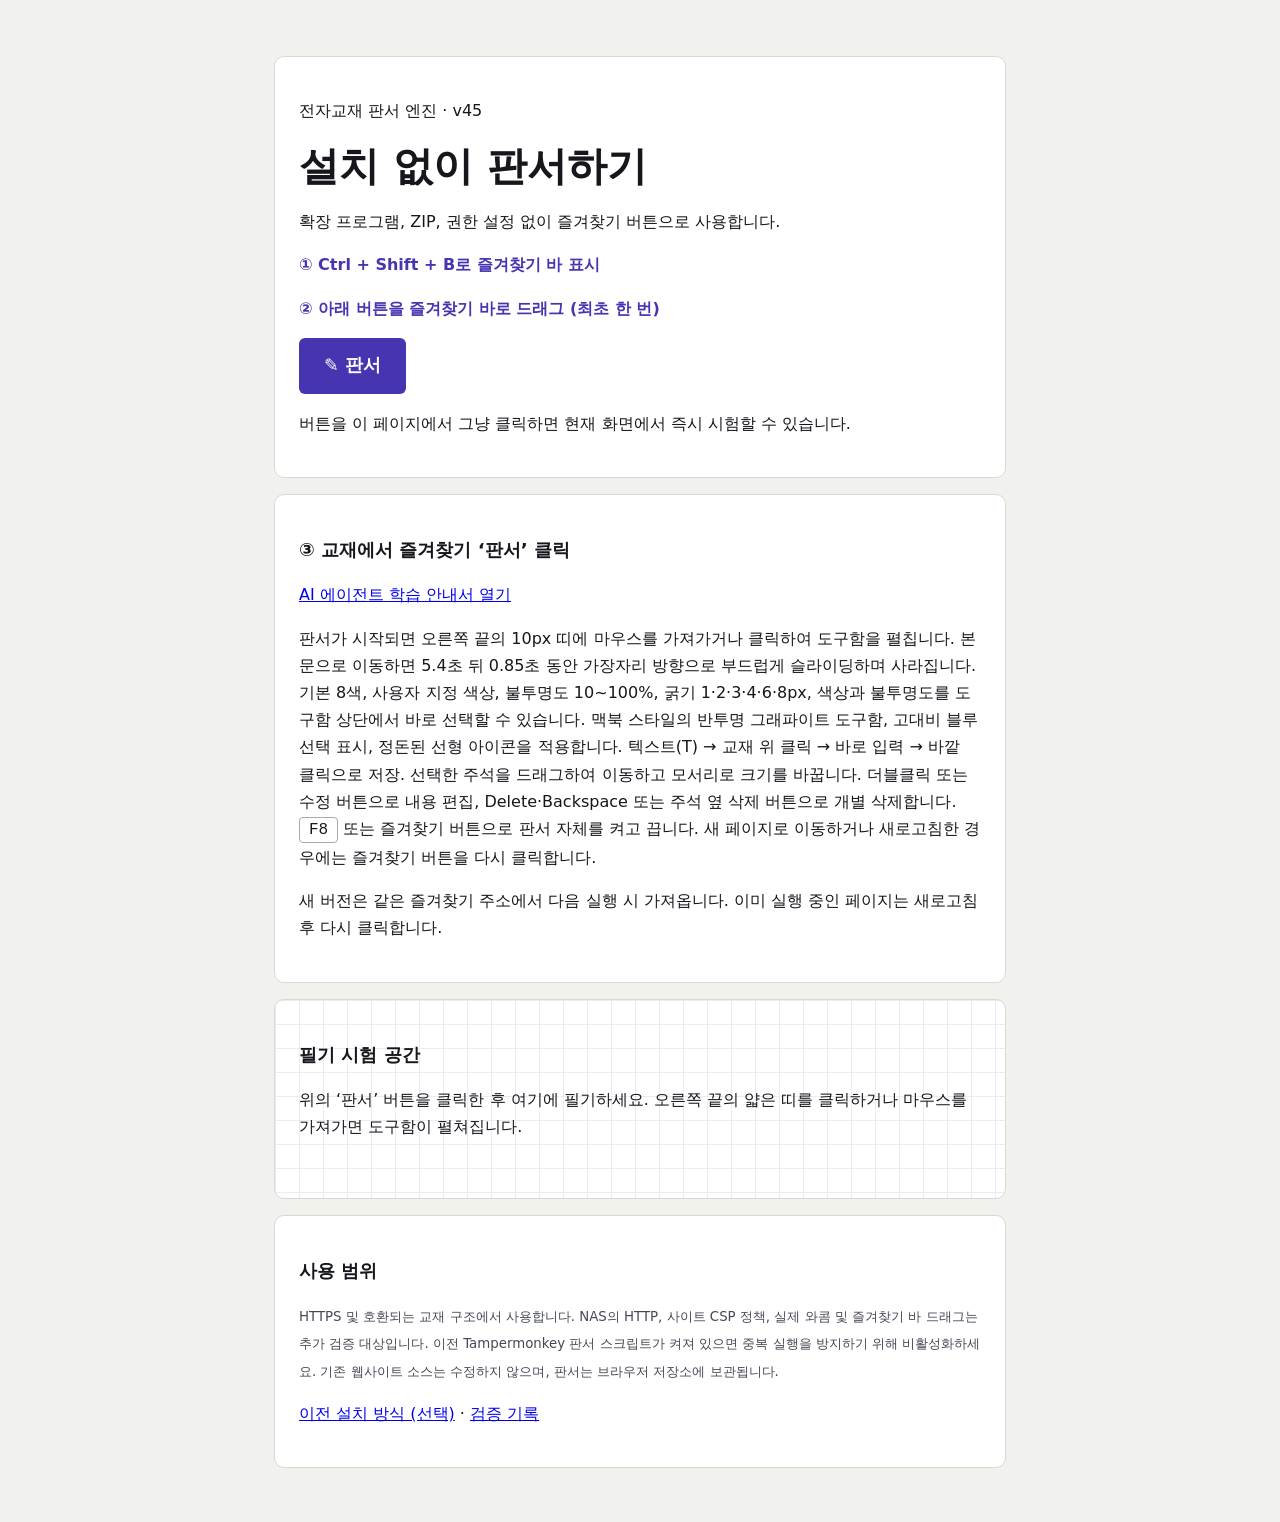
<file: install/index.html>
<!doctype html>
<html lang="ko"><head><meta charset="utf-8"><meta name="viewport" content="width=device-width,initial-scale=1"><title>전자교재 판서 · 설치 없이 사용</title>
<style>*{box-sizing:border-box}body{margin:0;background:#f1f2ee;color:#15171c;font:16px/1.7 system-ui,sans-serif}main{max-width:780px;margin:auto;padding:40px 24px}section{background:white;border:1px solid #d9d9d4;border-radius:10px;padding:24px;margin:16px 0}h1{font-size:clamp(1.7rem,4vw,2.5rem);line-height:1.3;margin:0}h2{font-size:1.15rem}a.bookmark{display:inline-block;background:#4635b1;color:white;text-decoration:none;padding:13px 25px;border-radius:6px;font-weight:700;font-size:1.1rem;cursor:grab}a:focus-visible{outline:3px solid #b17b00;outline-offset:3px}kbd{border:1px solid #aaa;border-radius:4px;background:white;padding:3px 9px}.paper{min-height:200px;background-image:linear-gradient(#ececf0 1px,transparent 1px),linear-gradient(90deg,#ececf0 1px,transparent 1px);background-size:24px 24px}small{color:#454954}.hint{font-weight:600;color:#4635b1}</style></head><body><main>
<section id="setup"><p>전자교재 판서 엔진 · v45</p><h1>설치 없이 판서하기</h1><p>확장 프로그램, ZIP, 권한 설정 없이 즐겨찾기 버튼으로 사용합니다.</p>
<p class="hint">① Ctrl + Shift + B로 즐겨찾기 바 표시</p><p class="hint">② 아래 버튼을 즐겨찾기 바로 드래그 (최초 한 번)</p>
<p><a class="bookmark" draggable="true" href="javascript:(()=>{if(!window.isSecureContext||!/^https?:$/.test(location.protocol)){alert('HTTPS 교재에서 사용하세요.');return}if(window.__YJA_BOOKMARK_V1){window.__YJA_BOOKMARK_V1.toggle();return}if(document.getElementById('yja-bookmark-entry'))return;const s=document.createElement('script');s.id='yja-bookmark-entry';s.src='https://yuul-jung.github.io/textbook_handwirte_engine/install/annotation-bookmark.js?t='+Date.now();s.referrerPolicy='no-referrer';s.onload=()=>s.remove();s.onerror=()=>{s.remove();alert('판서 엔진을 불러올 수 없습니다. 네트워크 또는 사이트 보안 정책을 확인하세요.')};document.head.append(s)})();" title="즐겨찾기 바로 드래그하거나 현재 페이지에서 클릭하여 시험">✎ 판서</a></p>
<p>버튼을 이 페이지에서 그냥 클릭하면 현재 화면에서 즉시 시험할 수 있습니다.</p></section>
<section id="usage"><h2>③ 교재에서 즐겨찾기 ‘판서’ 클릭</h2><p><a href="https://yuul-jung.github.io/ai-agent-engineering/" target="_blank" rel="noopener">AI 에이전트 학습 안내서 열기</a></p><p>판서가 시작되면 오른쪽 끝의 10px 띠에 마우스를 가져가거나 클릭하여 도구함을 펼칩니다. 본문으로 이동하면 5.4초 뒤 0.85초 동안 가장자리 방향으로 부드럽게 슬라이딩하며 사라집니다. 기본 8색, 사용자 지정 색상, 불투명도 10~100%, 굵기 1·2·3·4·6·8px, 색상과 불투명도를 도구함 상단에서 바로 선택할 수 있습니다. 맥북 스타일의 반투명 그래파이트 도구함, 고대비 블루 선택 표시, 정돈된 선형 아이콘을 적용합니다. 텍스트(T) → 교재 위 클릭 → 바로 입력 → 바깥 클릭으로 저장. 선택한 주석을 드래그하여 이동하고 모서리로 크기를 바꿉니다. 더블클릭 또는 수정 버튼으로 내용 편집, Delete·Backspace 또는 주석 옆 삭제 버튼으로 개별 삭제합니다. <kbd>F8</kbd> 또는 즐겨찾기 버튼으로 판서 자체를 켜고 끕니다. 새 페이지로 이동하거나 새로고침한 경우에는 즐겨찾기 버튼을 다시 클릭합니다.</p><p>새 버전은 같은 즐겨찾기 주소에서 다음 실행 시 가져옵니다. 이미 실행 중인 페이지는 새로고침 후 다시 클릭합니다.</p></section>
<section id="paper" class="paper"><h2>필기 시험 공간</h2><p>위의 ‘판서’ 버튼을 클릭한 후 여기에 필기하세요. 오른쪽 끝의 얇은 띠를 클릭하거나 마우스를 가져가면 도구함이 펼쳐집니다.</p></section>
<section id="notes"><h2>사용 범위</h2><p><small>HTTPS 및 호환되는 교재 구조에서 사용합니다. NAS의 HTTP, 사이트 CSP 정책, 실제 와콤 및 즐겨찾기 바 드래그는 추가 검증 대상입니다. 이전 Tampermonkey 판서 스크립트가 켜져 있으면 중복 실행을 방지하기 위해 비활성화하세요. 기존 웹사이트 소스는 수정하지 않으며, 판서는 브라우저 저장소에 보관됩니다.</small></p><p><a href="./legacy.html">이전 설치 방식 (선택)</a> · <a href="https://github.com/Yuul-Jung/textbook_handwirte_engine/blob/main/VALIDATION_BOOKMARK_v45.md">검증 기록</a></p></section>
</main></body></html>
</file>
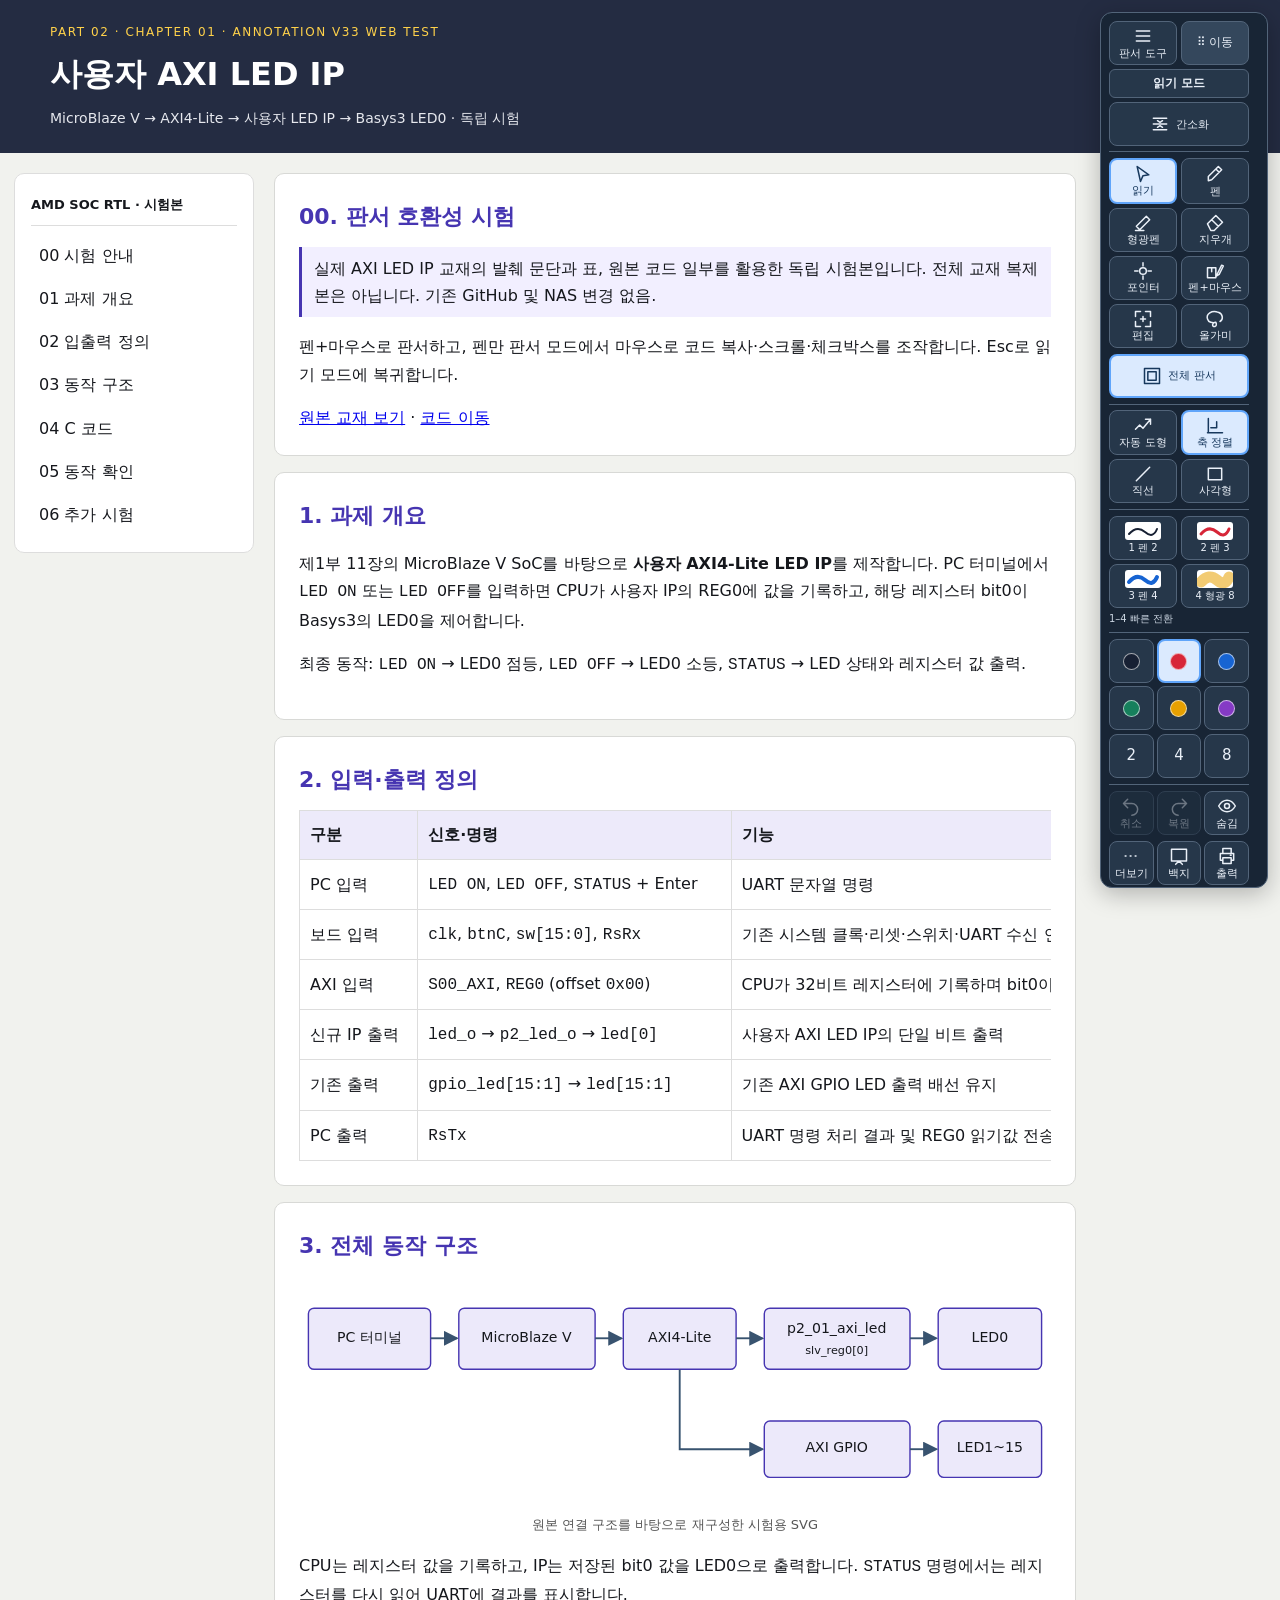
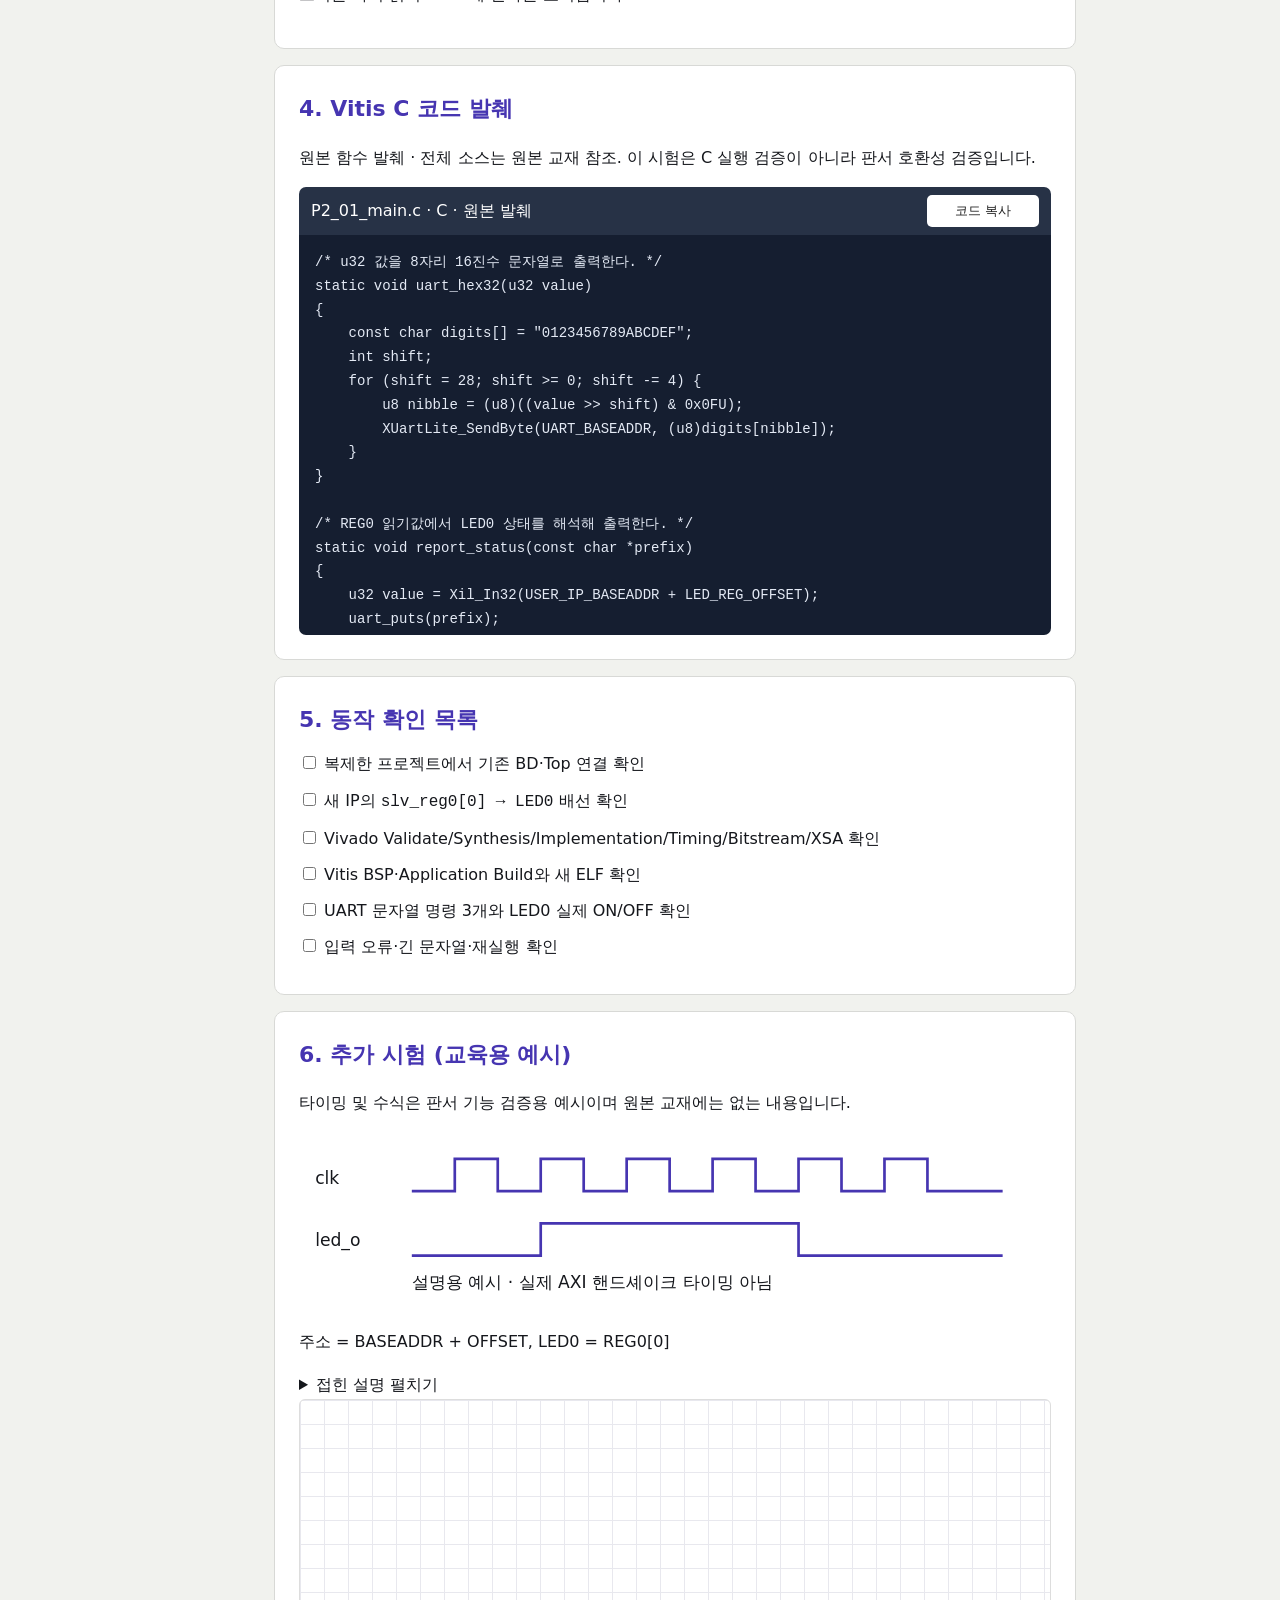
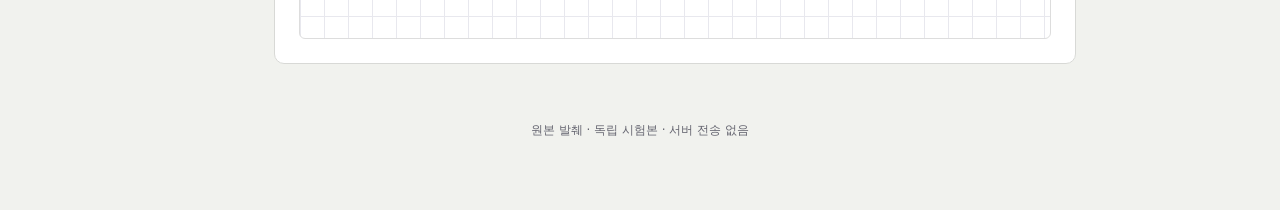
<file: pages-test-v33/index.html>
<!doctype html>
<html lang="ko"><head><meta charset="utf-8"><meta name="viewport" content="width=device-width, initial-scale=1"><title>AXI LED IP · 판서 WordPress 연동 시험 v32</title>
<style>


</style>
<style>
:root{color-scheme:light;--accent:#4635B1;--bg:#F1F2EE;--text:#15171C}*{box-sizing:border-box}body{margin:0;background:var(--bg);color:var(--text);font:16px/1.7 system-ui,sans-serif}header{background:#242c42;color:white;padding:22px max(20px,calc((100vw - 1180px)/2));}header p{color:#FFD24A;font-size:12px;letter-spacing:.13em;margin:0}header h1{font-size:clamp(22px,3vw,32px);margin:5px 0}header .sub{font-size:14px;color:#e6e8ee}.layout{max-width:1180px;margin:20px auto;display:grid;grid-template-columns:240px minmax(0,1fr);gap:20px;padding:0 14px}.nav{align-self:start;position:sticky;top:12px;background:#fff;padding:16px;border:1px solid #ddd;border-radius:10px}.nav a{display:block;text-decoration:none;color:var(--text);padding:8px}.nav a:hover,.nav a:focus{background:#EDEAFA}.nav .current{background:#EDEAFA;border-left:3px solid var(--accent);font-weight:700}.nav strong{font-size:13px}.nav summary{cursor:pointer}.nav hr{border:0;border-top:1px solid #ddd}main{min-width:0}section{background:white;border:1px solid #d8d9d6;border-radius:10px;padding:24px;margin-bottom:16px;scroll-margin-top:12px}h2{font-size:22px;margin:0 0 12px;color:var(--accent)}h3{font-size:17px}.note{border-left:3px solid var(--accent);padding:8px 12px;background:#f2efff}.codehead{display:flex;align-items:center;justify-content:space-between;padding:8px 12px;background:#273246;color:#fff;border-radius:7px 7px 0 0}.copy{font:inherit;font-size:13px;background:white;border:0;border-radius:5px;padding:5px 10px;color:#222;cursor:pointer}pre{margin:0;overflow:auto;padding:16px;background:#151e30;color:#e4eaf5;border-radius:0 0 7px 7px;font:14px/1.7 monospace}.diagram{display:block;width:100%;max-width:600px;height:auto;margin:auto}.blank{height:240px;background-image:linear-gradient(#e8e8ee 1px,transparent 1px),linear-gradient(90deg,#e8e8ee 1px,transparent 1px);background-size:24px 24px;border:1px solid #ddd;border-radius:6px}.mobile-menu{display:none}footer{text-align:center;color:#656570;font-size:12px;padding:20px 20px 90px}.skip{position:absolute;left:-999px}.skip:focus{left:8px;top:8px;z-index:999;background:white;padding:8px}a:focus-visible,button:focus-visible{outline:3px solid #b17b00;outline-offset:2px}@media(max-width:860px){.layout{grid-template-columns:1fr}.nav{position:static;display:none}.nav.open{display:block}.mobile-menu{display:block;margin:12px 14px;padding:10px;font:inherit}section{padding:16px}body{padding-bottom:100px}}@media(min-width:861px) and (max-width:1500px){.layout{margin-right:190px}}@media print{.nav,.mobile-menu,.copy{display:none}.layout{display:block;margin:0}section{break-inside:avoid}}
.copy{min-width:112px}</style><style>section{min-width:0}.tablewrap{overflow:auto;max-width:100%}table{border-collapse:collapse;min-width:900px;width:100%}td,th{border:1px solid #ddd;padding:10px;text-align:left}th{background:#EDEAFA}pre{max-height:400px;white-space:pre;overflow:auto}figure{margin:16px 0}figure svg{width:100%;height:auto}figcaption{text-align:center;color:#555;font-size:13px}.checklist label{display:block;margin:9px 0}.nav{max-height:calc(100vh - 24px);overflow:auto}@media(max-width:860px){.nav{max-height:none}}</style></head><body><a class="skip" href="#course">본문 바로가기</a><header><p>PART 02 · CHAPTER 01 · ANNOTATION V33 WEB TEST</p><h1>사용자 AXI LED IP</h1><div class="sub">MicroBlaze V → AXI4-Lite → 사용자 LED IP → Basys3 LED0 · 독립 시험</div></header><button class="mobile-menu" aria-controls="nav" aria-expanded="false">☰ 장·목차</button><div class="layout"><nav id="nav" class="nav" aria-label="학습 목차"><strong>AMD SOC RTL · 시험본</strong><hr><a href="#intro">00 시험 안내</a><a href="#overview">01 과제 개요</a><a href="#io">02 입출력 정의</a><a href="#diagram">03 동작 구조</a><a href="#code">04 C 코드</a><a href="#accept">05 동작 확인</a><a href="#extra">06 추가 시험</a></nav><main id="course"><section id="intro"><h2>00. 판서 호환성 시험</h2><div class="note">실제 AXI LED IP 교재의 발췌 문단과 표, 원본 코드 일부를 활용한 독립 시험본입니다. 전체 교재 복제본은 아닙니다. 기존 GitHub 및 NAS 변경 없음.</div><p>펜+마우스로 판서하고, 펜만 판서 모드에서 마우스로 코드 복사·스크롤·체크박스를 조작합니다. Esc로 읽기 모드에 복귀합니다.</p><a href="https://github.com/Yuul-Jung/amd_soc_rtl/blob/main/part02_1/ch01_axi_led_v01.html" target="_blank" rel="noopener noreferrer">원본 교재 보기</a> · <a href="#code">코드 이동</a></section>
<section id="overview"><h2>1. 과제 개요</h2><p>제1부 11장의 MicroBlaze V SoC를 바탕으로 <strong>사용자 AXI4-Lite LED IP</strong>를 제작합니다. PC 터미널에서 <code>LED ON</code> 또는 <code>LED OFF</code>를 입력하면 CPU가 사용자 IP의 REG0에 값을 기록하고, 해당 레지스터 bit0이 Basys3의 LED0을 제어합니다.</p><p>최종 동작: <code>LED ON</code> → LED0 점등, <code>LED OFF</code> → LED0 소등, <code>STATUS</code> → LED 상태와 레지스터 값 출력.</p></section>
<section id="io"><h2>2. 입력·출력 정의</h2><div class="tablewrap"><table><thead><tr><th>구분</th><th>신호·명령</th><th>기능</th></tr></thead><tbody><tr><td>PC 입력</td><td><code>LED ON</code>, <code>LED OFF</code>, <code>STATUS</code> + Enter</td><td>UART 문자열 명령</td></tr><tr><td>보드 입력</td><td><code>clk</code>, <code>btnC</code>, <code>sw[15:0]</code>, <code>RsRx</code></td><td>기존 시스템 클록·리셋·스위치·UART 수신 연결</td></tr><tr><td>AXI 입력</td><td><code>S00_AXI</code>, <code>REG0</code> (offset <code>0x00</code>)</td><td>CPU가 32비트 레지스터에 기록하며 bit0이 LED0 출력값</td></tr><tr><td>신규 IP 출력</td><td><code>led_o</code> → <code>p2_led_o</code> → <code>led[0]</code></td><td>사용자 AXI LED IP의 단일 비트 출력</td></tr><tr><td>기존 출력</td><td><code>gpio_led[15:1]</code> → <code>led[15:1]</code></td><td>기존 AXI GPIO LED 출력 배선 유지</td></tr><tr><td>PC 출력</td><td><code>RsTx</code></td><td>UART 명령 처리 결과 및 REG0 읽기값 전송</td></tr></tbody></table></div></section>
<section id="diagram"><h2>3. 전체 동작 구조</h2><figure><svg viewBox="0 0 800 240" role="img" aria-label="AXI LED 연결 구조"><defs><marker id="arrow15" markerWidth="8" markerHeight="8" refX="7" refY="4" orient="auto"><path d="M0 0 L8 4 L0 8Z" fill="#38536f"/></marker></defs><g fill="#ece9fa" stroke="#4635B1" stroke-width="1.5"><rect x="10" y="30" width="130" height="65" rx="6"/><rect x="170" y="30" width="145" height="65" rx="6"/><rect x="345" y="30" width="120" height="65" rx="6"/><rect x="495" y="30" width="155" height="65" rx="6"/><rect x="680" y="30" width="110" height="65" rx="6"/><rect x="495" y="150" width="155" height="60" rx="6"/><rect x="680" y="150" width="110" height="60" rx="6"/></g><g fill="#15171C" font-size="15" text-anchor="middle"><text x="75" y="66">PC 터미널</text><text x="242" y="66">MicroBlaze V</text><text x="405" y="66">AXI4-Lite</text><text x="572" y="56">p2_01_axi_led</text><text x="572" y="79" font-size="12">slv_reg0[0]</text><text x="735" y="66">LED0</text><text x="572" y="183">AXI GPIO</text><text x="735" y="183">LED1~15</text></g><g fill="none" stroke="#38536f" stroke-width="2" marker-end="url(#arrow15)"><path d="M140 62H168"/><path d="M315 62H343"/><path d="M465 62H493"/><path d="M650 62H678"/><path d="M405 95V180H493"/><path d="M650 180H678"/></g></svg><figcaption>원본 연결 구조를 바탕으로 재구성한 시험용 SVG</figcaption></figure><p>CPU는 레지스터 값을 기록하고, IP는 저장된 bit0 값을 LED0으로 출력합니다. <code>STATUS</code> 명령에서는 레지스터를 다시 읽어 UART에 결과를 표시합니다.</p></section>
<section id="code"><h2>4. Vitis C 코드 발췌</h2><p>원본 함수 발췌 · 전체 소스는 원본 교재 참조. 이 시험은 C 실행 검증이 아니라 판서 호환성 검증입니다.</p><div class="codeblock"><div class="codehead"><span>P2_01_main.c · C · 원본 발췌</span><button class="copy" type="button">코드 복사</button></div><pre tabindex="0" aria-label="C 코드 스크롤"><code>/* u32 값을 8자리 16진수 문자열로 출력한다. */
static void uart_hex32(u32 value)
{
    const char digits[] = "0123456789ABCDEF";
    int shift;
    for (shift = 28; shift &gt;= 0; shift -= 4) {
        u8 nibble = (u8)((value &gt;&gt; shift) &amp; 0x0FU);
        XUartLite_SendByte(UART_BASEADDR, (u8)digits[nibble]);
    }
}

/* REG0 읽기값에서 LED0 상태를 해석해 출력한다. */
static void report_status(const char *prefix)
{
    u32 value = Xil_In32(USER_IP_BASEADDR + LED_REG_OFFSET);
    uart_puts(prefix);
    uart_puts((value &amp; 1U) ? "LED=ON REG0=0x" : "LED=OFF REG0=0x");
    uart_hex32(value);
    uart_puts("\r\n");
}

/* Enter까지 입력받는다. 반환: 1=명령, 0=빈 줄, -1=초과, -2=제어문자. */
static int read_command_line(char *line, u32 capacity)
{
    u32 used = 0U;
    int overflow = 0;
    int invalid = 0;  /* NUL 등 제어문자 포함 명령 거부 */
    while (1) {
        u8 ch = XUartLite_RecvByte(UART_BASEADDR); /* 1바이트 대기 수신 */
        if (ch == (u8)'\r' || ch == (u8)'\n') {
            line[used] = '\0';       /* 항상 문자열을 종료한다. */
            if (overflow) return -1; /* 버퍼 밖에 쓰지 않는다. */
            if (invalid) return -2;  /* 제어문자가 포함되면 거부 */
            return used ? 1 : 0;
        }
        if (ch &lt; (u8)0x20U || ch &gt; (u8)0x7EU) {
            invalid = 1;  /* 출력 가능한 ASCII만 허용 */
            continue;
        }
        if (used &lt; capacity - 1U) {
            line[used++] = (char)ch;
        } else {
            overflow = 1; /* Enter 전까지 초과 문자를 버린다. */
        }
    }
}

/* 문자열을 비교한 후 AXI 레지스터에 기록하거나 읽는다. */
static void handle_command(const char *line)
{
    if (strcmp(line, "LED ON") == 0) {
        Xil_Out32(USER_IP_BASEADDR + LED_REG_OFFSET, 1U);
        report_status("OK ");
    } else if (strcmp(line, "LED OFF") == 0) {
        Xil_Out32(USER_IP_BASEADDR + LED_REG_OFFSET, 0U);
        report_status("OK ");
    } else if (strcmp(line, "STATUS") == 0) {
        report_status("STATUS ");
    } else {
        uart_puts("ERROR: use LED ON / LED OFF / STATUS\r\n");
    }
}
</code></pre></div></section>
<section id="accept"><h2>5. 동작 확인 목록</h2><div class="checklist"><label><input type="checkbox"/> 복제한 프로젝트에서 기존 BD·Top 연결 확인</label><label><input type="checkbox"/> 새 IP의 <code>slv_reg0[0] → LED0</code> 배선 확인</label><label><input type="checkbox"/> Vivado Validate/Synthesis/Implementation/Timing/Bitstream/XSA 확인</label><label><input type="checkbox"/> Vitis BSP·Application Build와 새 ELF 확인</label><label><input type="checkbox"/> UART 문자열 명령 3개와 LED0 실제 ON/OFF 확인</label><label><input type="checkbox"/> 입력 오류·긴 문자열·재실행 확인</label></div></section>
<section id="extra"><h2>6. 추가 시험 (교육용 예시)</h2><p>타이밍 및 수식은 판서 기능 검증용 예시이며 원본 교재에는 없는 내용입니다.</p><svg viewBox="0 0 700 160" width="100%" role="img" aria-label="클록 및 출력 예시"><g fill="none" stroke="#4635B1" stroke-width="2.5"><path d="M105 55H145V25H185V55H225V25H265V55H305V25H345V55H385V25H425V55H465V25H505V55H545V25H585V55H655"/><path d="M105 115H225V85H465V115H655"/></g><g font-size="16" fill="#15171C"><text x="15" y="48">clk</text><text x="15" y="106">led_o</text><text x="105" y="145">설명용 예시 · 실제 AXI 핸드셰이크 타이밍 아님</text></g></svg><p>주소 = BASEADDR + OFFSET, LED0 = REG0[0]</p><details><summary>접힌 설명 펼치기</summary><p>펼친 상태와 접힌 상태의 판서 위치가 섞이지 않는지 시험합니다.</p></details><div class="blank"></div></section></main></div><footer>원본 발췌 · 독립 시험본 · 서버 전송 없음</footer><script>const mb=document.querySelector('.mobile-menu'),nav=document.querySelector('#nav');mb.onclick=()=>{const on=nav.classList.toggle('open');mb.setAttribute('aria-expanded',String(on))};document.addEventListener('keydown',e=>{if(e.key==='Escape'){nav.classList.remove('open');mb.setAttribute('aria-expanded','false')}});document.querySelector('.copy').onclick=async function(){try{await navigator.clipboard.writeText(this.closest('.codeblock').querySelector('pre code').textContent);this.textContent='복사 완료'}catch(e){this.textContent='복사 불가 · 직접 선택'}};</script><script type="application/json" data-yja-config>{"host": "#course", "anchors": "section[id]", "course": "yja-pages-isolated-v33", "chapter": "part02-01", "revision": "pages-fixture-1", "pageInk": true, "external": true}</script>

<script src="annotation-loader.js" data-yja-release="v32" defer></script></body></html>
</file>
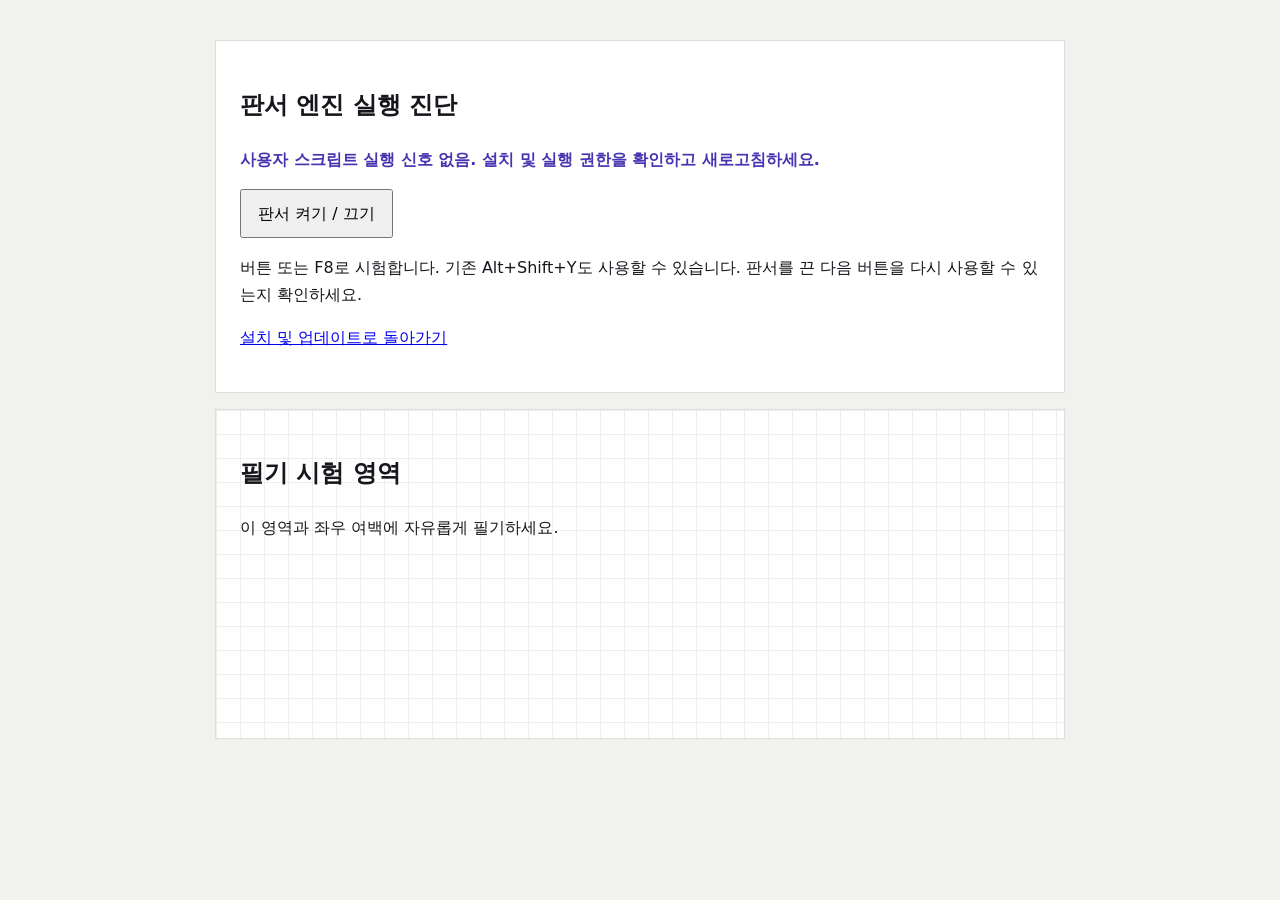
<file: install/diagnostic/index.html>
<!doctype html>
<html lang="ko"><head><meta charset="utf-8"><meta name="viewport" content="width=device-width,initial-scale=1"><title>판서 엔진 실행 진단</title><style>body{margin:0;background:#f1f2ee;color:#15171c;font:16px/1.7 system-ui,sans-serif}main{max-width:850px;margin:auto;padding:24px}section{background:white;border:1px solid #ddd;padding:24px;margin:16px 0}button{font:inherit;padding:9px 16px;cursor:pointer}#diagnostic-result{font-weight:600;color:#4635b1}#paper{min-height:280px;background-image:linear-gradient(#eee 1px,transparent 1px),linear-gradient(90deg,#eee 1px,transparent 1px);background-size:24px 24px}</style></head><body><main><section id="diagnostic"><h1>판서 엔진 실행 진단</h1><p id="diagnostic-result" role="status">사용자 스크립트 실행 신호 없음. 설치 및 실행 권한을 확인하고 새로고침하세요.</p><button id="diagnostic-toggle" type="button">판서 켜기 / 끄기</button><p>버튼 또는 F8로 시험합니다. 기존 Alt+Shift+Y도 사용할 수 있습니다. 판서를 끈 다음 버튼을 다시 사용할 수 있는지 확인하세요.</p><p><a href="../">설치 및 업데이트로 돌아가기</a></p></section><section id="paper"><h2>필기 시험 영역</h2><p>이 영역과 좌우 여백에 자유롭게 필기하세요.</p></section></main></body></html>
</file>
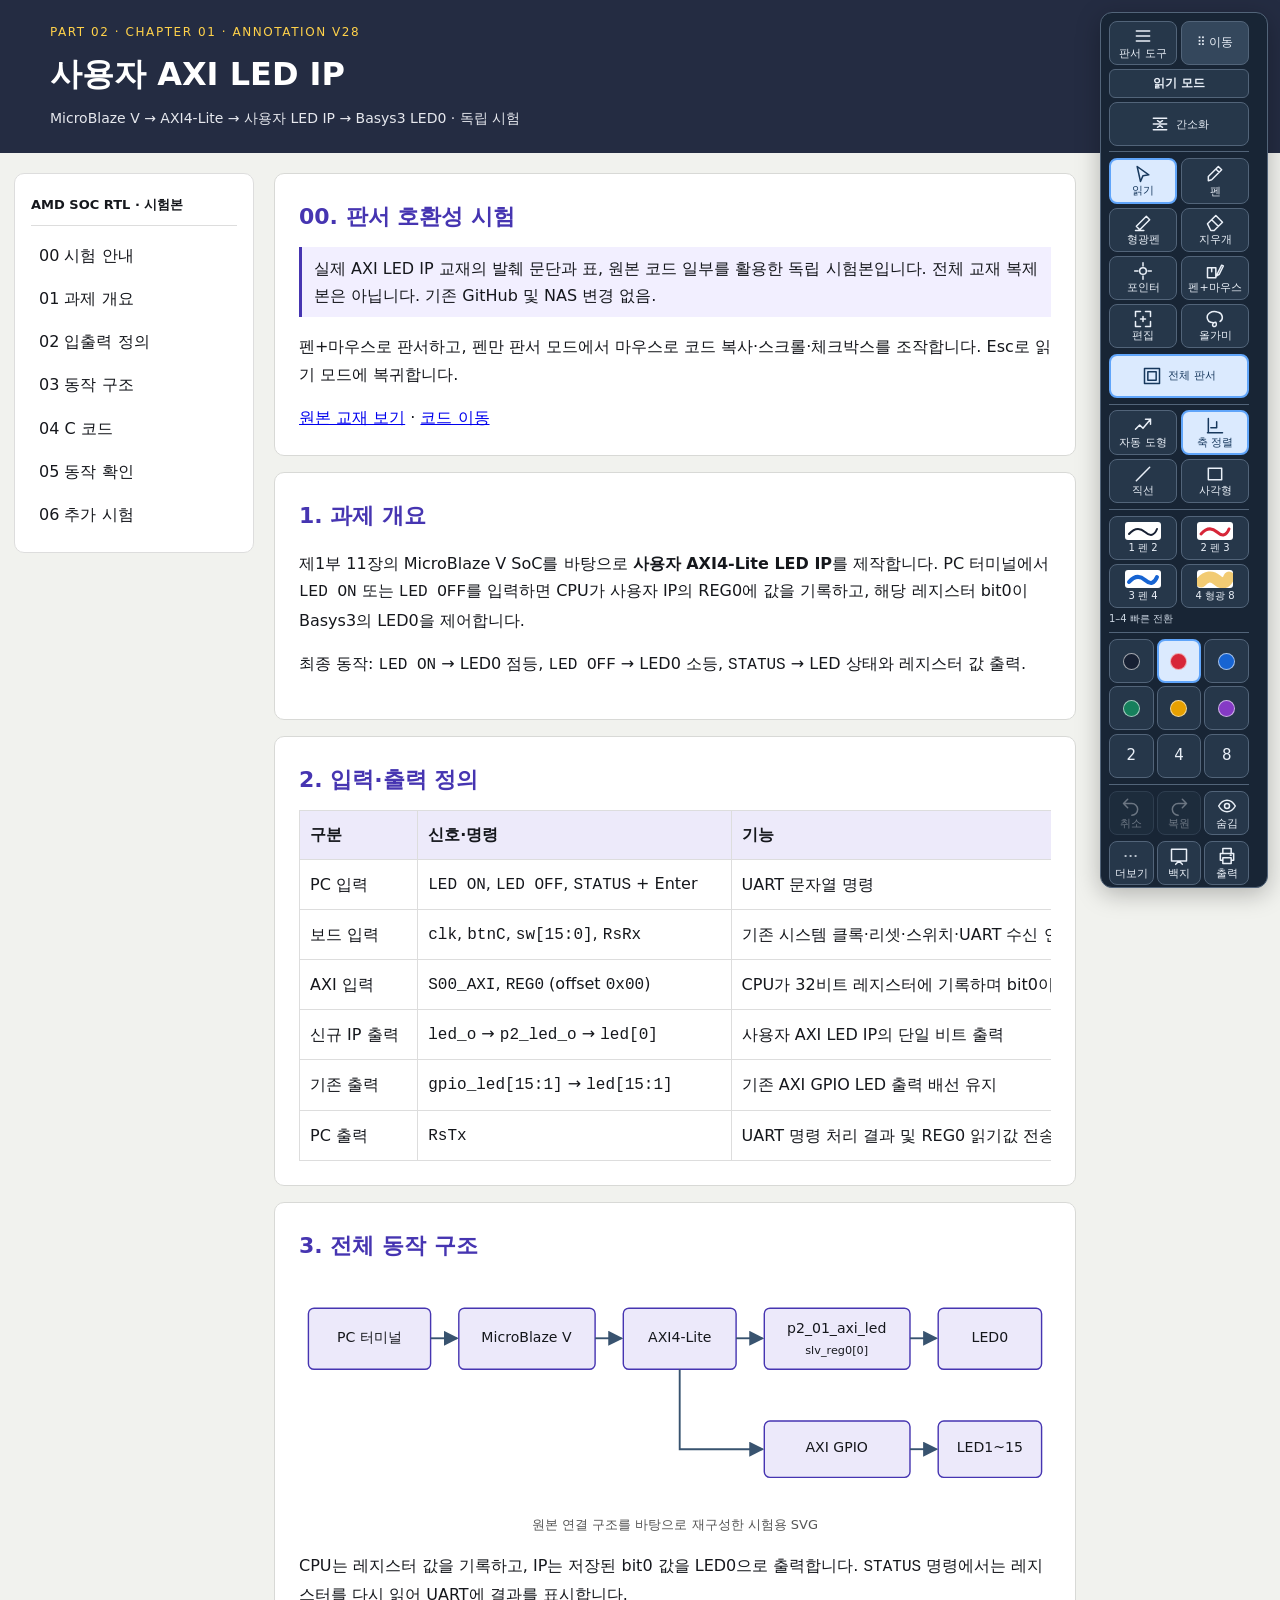
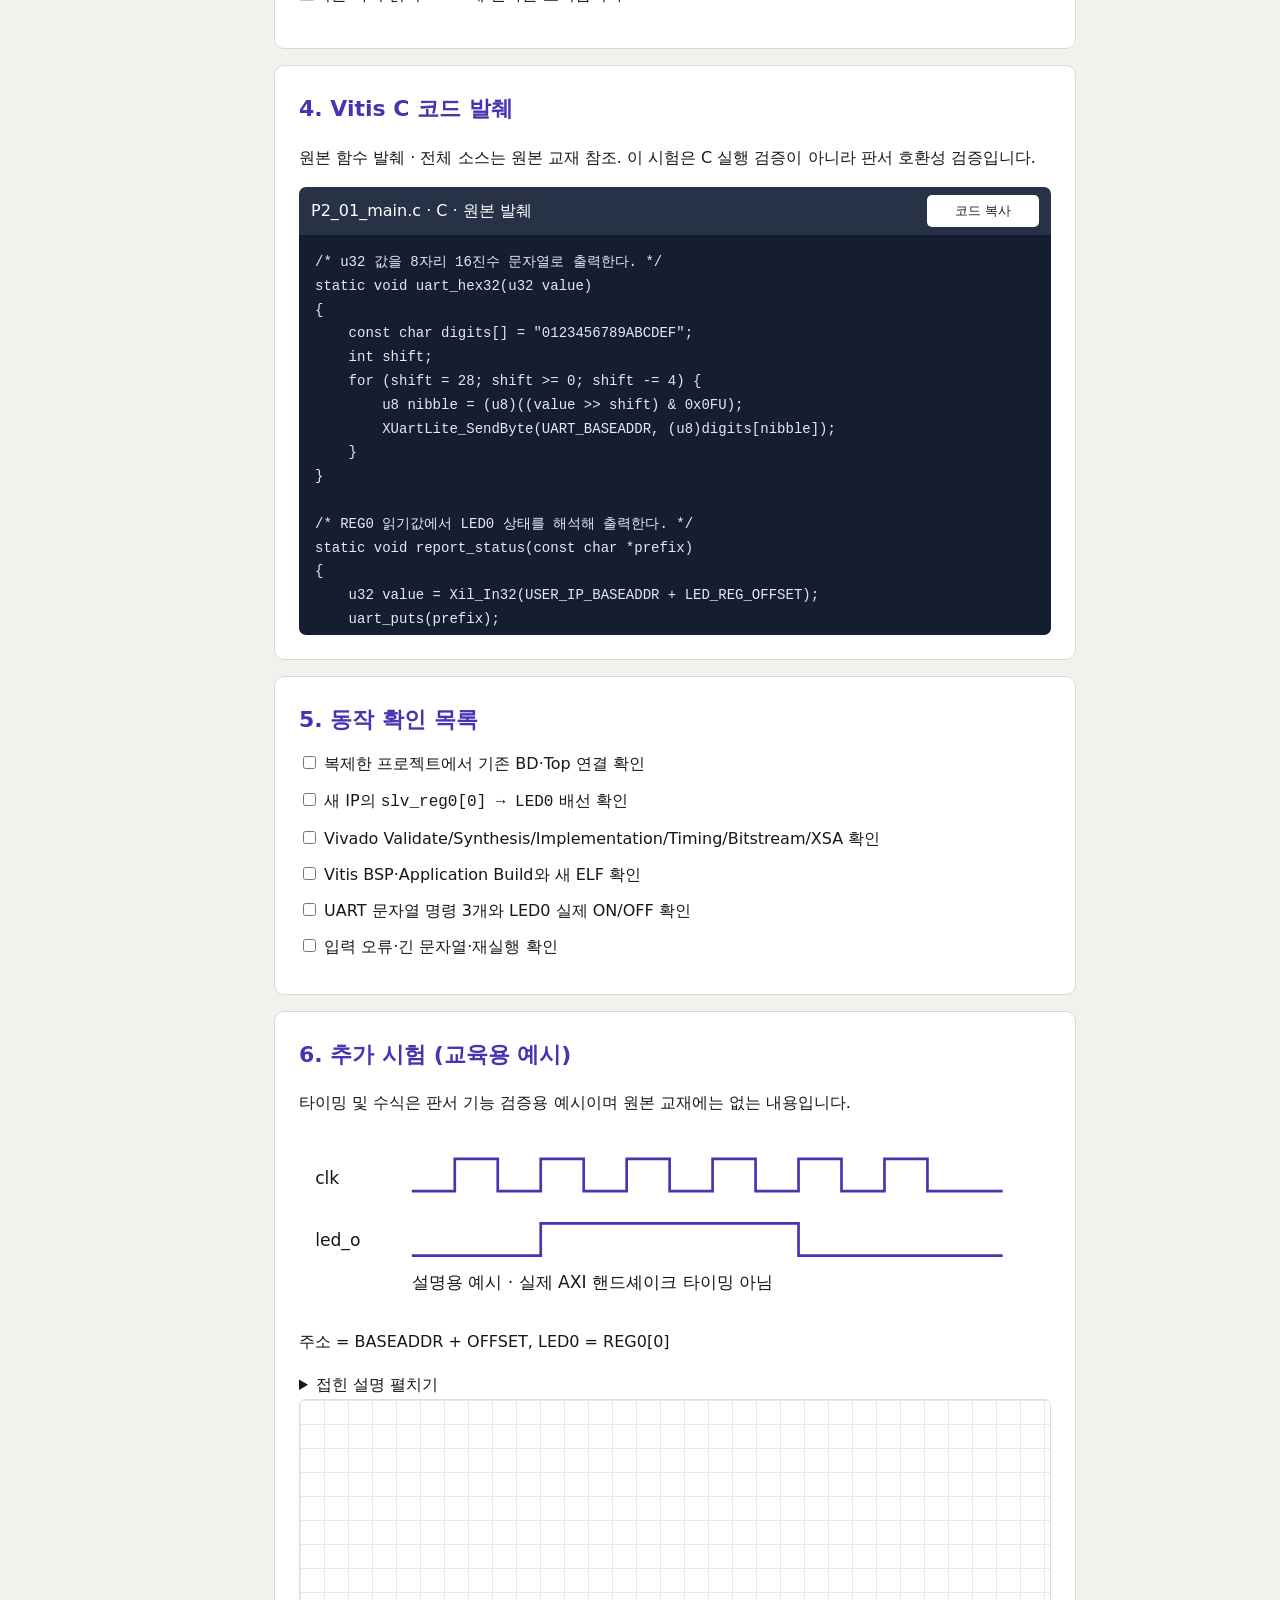
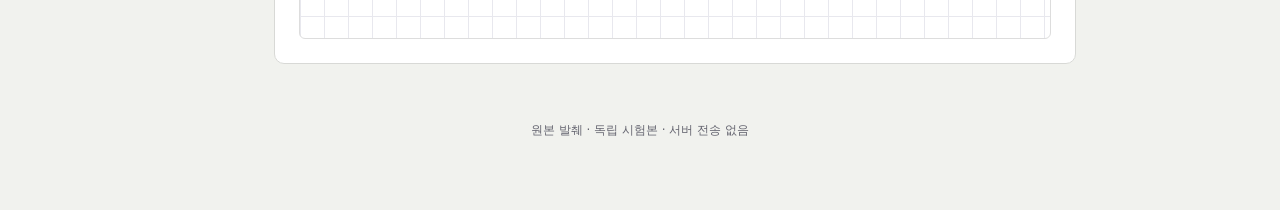
<file: annotation_course_v28.html>
<!doctype html>
<html lang="ko"><head><meta charset="utf-8"><meta name="viewport" content="width=device-width, initial-scale=1"><title>AXI LED IP · 판서 WordPress 연동 시험 v28</title>
<style>
/* Scoped component: never restyle the course itself. */
.yja-host{position:relative;isolation:isolate}
.yja-layer{position:absolute;inset:0;width:100%;height:100%;z-index:5;pointer-events:none;overflow:hidden;display:block}
.yja-host.yja-drawing .yja-layer{pointer-events:auto;touch-action:none;cursor:crosshair}
.yja-layer[hidden]{display:none!important}
.yja-ui{font:15px/1.45 system-ui,sans-serif;color:#eaf0f8;box-sizing:border-box;position:fixed;z-index:2147483000;right:12px;top:50%;transform:translateY(-50%);max-height:calc(100dvh - 24px);overflow:auto;background:#182535;border:1px solid #526479;border-radius:14px;padding:8px;box-shadow:0 6px 24px #0004;width:76px;display:grid;gap:6px;scrollbar-width:thin;user-select:none}
.yja-ui *{box-sizing:border-box}.yja-ui[data-dock=left]{right:auto;left:12px}.yja-ui[data-dock=bottom]{top:auto;bottom:12px;left:50%;right:auto;transform:translateX(-50%);width:max-content;max-width:calc(100vw - 24px);display:flex;align-items:center;flex-wrap:wrap;justify-content:center;max-height:36vh}.yja-ui button{font:inherit;color:inherit;background:#26374a;border:1px solid #526479;border-radius:8px;min-height:44px;min-width:44px;padding:4px;cursor:pointer;display:grid;place-items:center;gap:0}.yja-ui button:hover{background:#394d63}.yja-ui button:focus-visible,.yja-ui select:focus-visible,.yja-ui input:focus-visible{outline:3px solid #fbbf24;outline-offset:2px}.yja-ui button[aria-pressed=true]{background:#dbeafe;color:#17385d;border:2px solid #60a5fa}.yja-ui button:disabled{opacity:.4;cursor:default}.yja-ui button svg{width:20px;height:20px;stroke:currentColor;fill:none;stroke-width:1.8;stroke-linecap:round;stroke-linejoin:round}.yja-ui button small{font-size:11px;white-space:nowrap}.yja-ui .yja-group{display:grid;gap:5px}.yja-ui[data-dock=bottom] .yja-group{display:flex;flex-wrap:wrap}.yja-ui .yja-sep{border-top:1px solid #526479;padding-top:6px}.yja-ui[data-dock=bottom] .yja-sep{border:0;border-left:1px solid #526479;padding:0 0 0 6px}.yja-ui .yja-swatches{display:grid;grid-template-columns:repeat(2,1fr);gap:4px}.yja-ui .yja-swatches button{min-width:0;width:27px;min-height:32px}.yja-ui .yja-swatches i{width:17px;height:17px;border:1px solid #fff9;border-radius:50%}.yja-ui .yja-more{display:grid;gap:6px}.yja-ui .yja-more[hidden],.yja-ui [hidden]{display:none!important}.yja-ui[data-collapsed=true] .yja-group,.yja-ui[data-collapsed=true] .yja-more{display:none}.yja-ui .yja-status{font-size:11px;line-height:1.4;color:#cbd5e1;overflow-wrap:anywhere}.yja-ui input[type=range]{width:100%;accent-color:#60a5fa}.yja-ui select{max-width:100%;background:#26374a;color:#fff;border:1px solid #789;border-radius:5px;padding:6px;font:inherit;font-size:12px}.yja-ui label{font-size:11px}.yja-ui .yja-status[data-warn=true]{color:#fde68a}.yja-host.yja-drawing{user-select:none}.yja-ui .yja-toggle{background:#284e75}.yja-ui[data-dock=bottom] .yja-more{display:flex;flex-wrap:wrap;align-items:center;max-width:240px}.yja-ui[data-dock=bottom] .yja-more input[type=range]{width:85px}
@media(max-width:650px){.yja-ui:not([data-dock=bottom]){width:66px;padding:5px;right:4px}.yja-ui[data-dock=left]{left:4px;right:auto}}
@media print{.yja-ui{display:none!important}.yja-layer{display:none!important}}

/* v02: mouse navigation with pen-only overlay, and compact input diagnostics. */
.yja-host.yja-drawing.yja-pen-only{user-select:auto}
.yja-host.yja-drawing.yja-pen-only .yja-layer{pointer-events:none;touch-action:auto}
.yja-ui button small{white-space:normal;text-align:center;line-height:1.2}
.yja-ui .yja-swatches{grid-template-columns:repeat(2,minmax(0,1fr))}
.yja-ui .yja-swatches button{width:100%;min-height:36px}
.yja-diagnostic{position:fixed;z-index:2147483001;left:12px;bottom:12px;max-width:calc(100vw - 24px);width:280px;max-height:60dvh;overflow:auto;padding:14px;background:#182535;color:#eaf0f8;border:1px solid #526479;border-radius:12px;font:13px/1.5 system-ui,sans-serif;box-shadow:0 6px 24px #0004;box-sizing:border-box}
.yja-diagnostic[hidden]{display:none!important}.yja-diag-title{display:flex;align-items:center;justify-content:space-between;font-weight:700;gap:8px}.yja-diagnostic button{min-height:40px;color:inherit;background:#26374a;border:1px solid #526479;border-radius:6px;padding:5px 10px;cursor:pointer;font:inherit}.yja-diagnostic pre.yja-diag-readout{white-space:pre-wrap;font:12px/1.5 monospace;background:#101b2a;color:#eaf0f8;padding:10px;margin:8px 0}.yja-diagnostic input[type=range]{display:block;width:100%;accent-color:#60a5fa}.yja-diagnostic label{display:flex;gap:6px;align-items:center}.yja-diagnostic>button{margin-top:8px}.yja-diagnostic :focus-visible{outline:3px solid #fbbf24;outline-offset:2px}
@media(max-width:860px){.yja-diagnostic{bottom:100px;max-height:48dvh}}
@media print{.yja-diagnostic{display:none!important}}

/* Pen-only keeps mouse click/selection and wheel; touch gestures require reading mode. */
.yja-host.yja-drawing.yja-pen-only{touch-action:none}

/* v03 — drag handle, quick sizes and engine-owned board. */
.yja-ui .yja-grip{cursor:grab;touch-action:none;font-size:12px;min-height:44px;background:#34475c}.yja-ui .yja-grip:active{cursor:grabbing}
.yja-ui[data-dock=float]{right:auto;bottom:auto;transform:none;max-width:calc(100vw - 8px);width:82px}
.yja-ui .yja-widths{display:flex;flex-wrap:wrap;gap:3px}.yja-ui .yja-widths button{min-width:44px;min-height:44px;flex:1}
.yja-ui .yja-swatches button{min-height:44px;min-width:44px}.yja-ui .yja-swatches{grid-template-columns:1fr 1fr}.yja-ui:not([data-dock=bottom]){width:112px}
.yja-ui[data-dock=bottom] .yja-widths{display:flex;flex-wrap:nowrap}.yja-ui[data-dock=bottom] .yja-swatches{display:flex;flex-wrap:wrap;max-width:150px}
.yja-ui[data-collapsed=true] .yja-grip{display:none}.yja-ui[data-collapsed=true] .yja-status{display:none}
.yja-board[hidden]{display:none!important}.yja-board{box-sizing:border-box;background:#fff;color:#15171c;border:1px solid #d8d9d6;border-radius:10px;padding:20px;margin:16px 0;scroll-margin-top:12px}.yja-board-title{color:#4635b1;font:700 22px/1.5 system-ui,sans-serif;margin:0 0 8px}.yja-board-help{font:14px/1.5 system-ui,sans-serif;margin:0 0 10px}.yja-board-grid{height:560px;background-image:linear-gradient(#dce2e7 1px,transparent 1px),linear-gradient(90deg,#dce2e7 1px,transparent 1px);background-size:24px 24px;border:1px solid #dce2e7}
@media print{.yja-board{display:none!important}}
/* (변경) 16-inch FHD: two-column main controls, compact but 44px targets. */
.yja-ui:not([data-dock=bottom]) .yja-group{grid-template-columns:repeat(2,minmax(0,1fr));gap:4px}
.yja-ui:not([data-dock=bottom]) .yja-group button{min-width:44px}
.yja-ui:not([data-dock=bottom]) .yja-group .yja-swatches,.yja-ui:not([data-dock=bottom]) .yja-group .yja-widths{grid-column:1/-1}
.yja-ui:not([data-dock=bottom]) .yja-more{grid-template-columns:repeat(2,minmax(0,1fr));gap:4px}
.yja-ui:not([data-dock=bottom]) .yja-more>label,.yja-ui:not([data-dock=bottom]) .yja-more>input,.yja-ui:not([data-dock=bottom]) .yja-more>select{grid-column:1/-1}
.yja-ui:not([data-dock=bottom])[data-collapsed=true] .yja-group,.yja-ui:not([data-dock=bottom])[data-collapsed=true] .yja-more{display:none}

/* v04: pen-first settings, help and keyboard navigation. */
.yja-ui .yja-setting{display:flex;align-items:center;gap:3px;min-height:44px;cursor:pointer}
.yja-ui .yja-setting input{width:19px;height:19px;flex:none;accent-color:#60a5fa}
.yja-ui .yja-help{font-size:11px;line-height:1.5;color:#dbe5f2;grid-column:1/-1}
.yja-ui[data-dock=bottom] .yja-help{flex-basis:100%}

/* v07 — quick preset cards */
.yja-ui .yja-preset svg{width:36px;height:18px;background:#fff;border-radius:3px;stroke-width:2}.yja-ui .yja-preset small{font-size:10px}.yja-ui .yja-preset-status{grid-column:1/-1;font-size:10px;color:#cbd5e1;overflow-wrap:anywhere}.yja-ui .yja-preset-status[data-warn=true]{color:#fde68a}.yja-ui[data-dock=bottom] .yja-preset-status{flex-basis:100%}.yja-ui[data-dock=bottom] .yja-presets{max-width:220px}.yja-ui .yja-preset{min-height:44px}
/* v08 — page management outside ink surface */
.yja-board-nav{position:relative;z-index:6;display:flex;flex-wrap:wrap;align-items:center;gap:8px;padding:12px;background:#eef0f9;border:1px solid #c8c4df;border-radius:10px;margin:16px 0 0;scroll-margin-top:12px;font:14px/1.4 system-ui,sans-serif;color:#26233e;user-select:auto;touch-action:auto}
.yja-board-nav[hidden]{display:none!important}.yja-board-count{color:#4635b1;white-space:nowrap}.yja-board-nav button,.yja-board-nav select,.yja-board-nav input{font:inherit;box-sizing:border-box;min-height:44px;border:1px solid #a9a5bf;border-radius:7px;padding:6px 10px;background:#fff;color:#26233e;max-width:100%}.yja-board-nav button{cursor:pointer;min-width:44px}.yja-board-nav button:hover:not(:disabled){background:#e2dff7}.yja-board-nav button:disabled{opacity:.45;cursor:default}.yja-board-nav :focus-visible{outline:3px solid #4635b1;outline-offset:2px}.yja-board-nav select,.yja-board-nav input{width:170px}.yja-board-nav button[aria-label='새 백지']{background:#4635b1;color:#fff}.yja-board-nav button[aria-label='백지 삭제']{color:#a52232}.yja-board-nav+.yja-board{margin-top:8px}
@media print{.yja-board-nav{display:none!important}}

/* v10 — isolated output preview and print-only snapshot pages. */
.yja-output-dialog{box-sizing:border-box;width:min(920px,94vw);max-height:90dvh;border:1px solid #c8c4df;border-radius:14px;padding:20px;background:#f1f2ee;color:#15171c;font:15px/1.5 system-ui,sans-serif;overflow:auto;z-index:2147483002}
.yja-output-dialog::backdrop{background:#18253599}.yja-output-head{display:flex;align-items:center;justify-content:space-between;gap:10px;margin-bottom:16px;color:#4635b1;font-size:20px}.yja-output-settings{display:flex;flex-wrap:wrap;gap:10px;align-items:end}.yja-output-settings label{display:grid;gap:4px;font-size:13px;color:#334155}.yja-output-dialog button,.yja-output-dialog select,.yja-output-card a{font:inherit;min-height:44px;box-sizing:border-box;padding:8px 12px;border:1px solid #aaa8bf;border-radius:8px;background:white;color:#26233e;cursor:pointer;max-width:100%}.yja-output-settings button{background:#4635b1;color:white}.yja-output-dialog button:disabled{opacity:.45;cursor:default}.yja-output-message{padding:10px;background:white;border-left:3px solid #4635b1}.yja-output-message[data-warn=true]{border-color:#a16b00;color:#794c00}.yja-output-previews{display:grid;gap:12px}.yja-output-card{padding:12px;border:1px solid #ddd;border-radius:8px;background:white}.yja-output-card h3{margin:0 0 8px}.yja-output-card img{display:block;max-width:100%;height:auto;margin:0 auto 10px;border:1px solid #ddd}.yja-output-card a{display:inline-block;text-decoration:none;color:#4635b1}.yja-print-root{display:none}
@media print{body:has(>.yja-print-root:not(:empty))>*:not(.yja-print-root){display:none!important}body:has(>.yja-print-root:not(:empty)){margin:0!important;padding:0!important;background:white!important}.yja-print-root:not(:empty){display:block!important;color:#15171c;font:12px/1.3 system-ui,sans-serif;print-color-adjust:exact;-webkit-print-color-adjust:exact}.yja-print-sheet{display:block;break-after:page;break-inside:avoid;margin:0;padding:0}.yja-print-sheet:last-child{break-after:auto}.yja-print-sheet h2{margin:0 0 3mm;font:700 12pt/1.25 system-ui,sans-serif;overflow-wrap:anywhere}.yja-print-sheet img{display:block;margin:0 auto;max-width:none!important;border:0}}

/* v12: recovery UI independent of folded toolbar; larger touch targets and clear status. */
.yja-ui .yja-recovery{display:grid;gap:4px;padding:4px;border:1px solid #d9a441;border-radius:8px;background:#352a18;color:#fff1c8}.yja-recovery-text{font-size:12px;line-height:1.4;overflow-wrap:anywhere}.yja-ui .yja-recovery button{min-height:44px;width:100%}.yja-ui[data-dock=bottom] .yja-recovery{display:flex;align-items:center;flex-wrap:wrap;max-width:100%}.yja-ui[data-dock=bottom] .yja-recovery button{width:auto}.yja-ui[data-dock=bottom] .yja-recovery-text{max-width:160px}.yja-ui[data-dock=bottom][data-collapsed=true]{max-height:50dvh}.yja-ui .yja-widths button:focus-visible{outline-offset:-3px}

/* v13 — compact grouped toolbar; scoped to engine only. */
.yja-ui{padding:8px;gap:6px;border-radius:12px;overscroll-behavior:contain;scrollbar-gutter:stable}
.yja-ui:not([data-dock=bottom]){width:168px}
.yja-ui .yja-topbar{display:grid;grid-template-columns:repeat(2,minmax(0,1fr));gap:4px;position:sticky;top:0;background:#182535;z-index:2;padding-bottom:5px;border-bottom:1px solid #526479}
.yja-ui .yja-topbar button{min-width:44px;min-height:44px}
.yja-ui .yja-topbar button[aria-label="간소화"]{grid-column:1/-1;display:flex;justify-content:center;gap:6px;min-height:44px}
.yja-ui .yja-mode-readout{grid-column:1/-1;font-size:12px;text-align:center;font-weight:650;padding:5px 2px;border:1px solid #526479;border-radius:6px;color:#eaf0f8;background:#26374a;overflow-wrap:anywhere}
.yja-ui .yja-mode-readout[data-active=true]{background:#e8e3fb;color:#38258e;border-color:#b6a8ea}
.yja-ui:not([data-dock=bottom]) .yja-style-group .yja-swatches{grid-template-columns:repeat(3,minmax(0,1fr));gap:3px}
.yja-ui:not([data-dock=bottom]) .yja-style-group .yja-swatches button{min-width:0;width:100%;min-height:44px}
.yja-ui:not([data-dock=bottom]) .yja-widths{display:grid;grid-template-columns:repeat(3,minmax(0,1fr));gap:3px}
.yja-ui:not([data-dock=bottom]) .yja-widths button{min-width:0;min-height:44px}
.yja-ui[data-compact=true] .yja-style-group{display:none}
.yja-ui[data-collapsed=true] .yja-topbar button[aria-label="간소화"],.yja-ui[data-collapsed=true] .yja-mode-readout{display:none}
.yja-ui[data-collapsed=true] .yja-topbar{grid-template-columns:1fr;border:0;padding:0}
.yja-ui[data-collapsed=true]:not([data-dock=bottom]){width:86px}
.yja-ui[data-dock=bottom]{max-height:44dvh;overflow:auto;justify-content:start;align-content:start;gap:8px}
.yja-ui[data-dock=bottom] .yja-topbar{flex-basis:100%;display:flex;flex-wrap:wrap;align-items:center;justify-content:center;top:0}
.yja-ui[data-dock=bottom] .yja-topbar button[aria-label="간소화"]{flex:none}
.yja-ui[data-dock=bottom] .yja-mode-readout{flex:1;min-width:90px}
.yja-ui[data-dock=bottom][data-collapsed=true] .yja-topbar{flex-basis:auto}
.yja-ui[data-dock=bottom][data-collapsed=true]{max-height:50dvh}
.yja-ui[data-dock=bottom] .yja-group{max-width:100%}
.yja-ui[data-dock=bottom] .yja-swatches button{width:44px}
.yja-ui[data-dock=bottom] .yja-more{max-width:100%;flex-basis:100%}
@media(max-width:650px){.yja-ui:not([data-dock=bottom]){width:168px}.yja-ui[data-collapsed=true]:not([data-dock=bottom]){width:86px}}

.yja-ui:not([data-dock=bottom]) .yja-history-group,.yja-ui:not([data-dock=bottom]) .yja-action-group{grid-template-columns:repeat(3,minmax(0,1fr));gap:3px}
.yja-ui:not([data-dock=bottom]) .yja-history-group button,.yja-ui:not([data-dock=bottom]) .yja-action-group button{min-width:0}

/* v17: loading contract and scoped resistance to generic host theme rules. */
.yja-ui{--yja-css-contract:1;letter-spacing:normal;text-transform:none;text-align:start}
.yja-ui button,.yja-diagnostic button,.yja-board-nav button,.yja-output-dialog button{margin:0;letter-spacing:normal;text-transform:none;max-width:100%;float:none}
.yja-ui button svg{max-width:none;max-height:none;margin:0;vertical-align:middle;flex:none}
.yja-host > .yja-layer{max-width:none;max-height:none;margin:0;padding:0;border:0;aspect-ratio:auto;float:none}
/* v19: server controls outside the annotated document, available in authenticated frame only. */
.yja-sync-panel{display:flex;align-items:center;flex-wrap:wrap;gap:8px;padding:10px 16px;background:#eDEAFA;color:#15171c;border-bottom:1px solid #c8c2e5;font:14px/1.4 system-ui,sans-serif}
.yja-sync-panel button{font:inherit;color:#fff;background:#4635B1;border:1px solid #4635B1;border-radius:5px;min-height:44px;padding:6px 12px;cursor:pointer}
.yja-sync-panel button:disabled{opacity:.55;cursor:default}.yja-sync-panel button:focus-visible{outline:3px solid #b17b00;outline-offset:2px}
@media print{.yja-sync-panel{display:none}}

/* v21: opt-in document layer; always transparent to controls, input captured separately. */
body > .yja-page-layer{position:absolute;inset:auto;left:0;top:0;z-index:2147482990;pointer-events:none!important;overflow:hidden;max-width:none;max-height:none;margin:0;padding:0;border:0;aspect-ratio:auto;float:none}
body.yja-page-drawing:not(.yja-page-pen-only){user-select:none}body.yja-page-drawing{touch-action:none}
.yja-ui .yja-scope-group button{grid-column:1/-1;min-height:44px;display:flex;align-items:center;justify-content:center;gap:6px}

/* v22: quick shape controls remain available in compact mode. */
.yja-ui .yja-shape-group{border-top:1px solid #526479;padding-top:5px}
.yja-ui .yja-shape-group button[aria-label="자동 도형"][aria-pressed=true]{background:#e8e3fb;color:#38258e;border-color:#a99ae5}

</style>
<style>
:root{color-scheme:light;--accent:#4635B1;--bg:#F1F2EE;--text:#15171C}*{box-sizing:border-box}body{margin:0;background:var(--bg);color:var(--text);font:16px/1.7 system-ui,sans-serif}header{background:#242c42;color:white;padding:22px max(20px,calc((100vw - 1180px)/2));}header p{color:#FFD24A;font-size:12px;letter-spacing:.13em;margin:0}header h1{font-size:clamp(22px,3vw,32px);margin:5px 0}header .sub{font-size:14px;color:#e6e8ee}.layout{max-width:1180px;margin:20px auto;display:grid;grid-template-columns:240px minmax(0,1fr);gap:20px;padding:0 14px}.nav{align-self:start;position:sticky;top:12px;background:#fff;padding:16px;border:1px solid #ddd;border-radius:10px}.nav a{display:block;text-decoration:none;color:var(--text);padding:8px}.nav a:hover,.nav a:focus{background:#EDEAFA}.nav .current{background:#EDEAFA;border-left:3px solid var(--accent);font-weight:700}.nav strong{font-size:13px}.nav summary{cursor:pointer}.nav hr{border:0;border-top:1px solid #ddd}main{min-width:0}section{background:white;border:1px solid #d8d9d6;border-radius:10px;padding:24px;margin-bottom:16px;scroll-margin-top:12px}h2{font-size:22px;margin:0 0 12px;color:var(--accent)}h3{font-size:17px}.note{border-left:3px solid var(--accent);padding:8px 12px;background:#f2efff}.codehead{display:flex;align-items:center;justify-content:space-between;padding:8px 12px;background:#273246;color:#fff;border-radius:7px 7px 0 0}.copy{font:inherit;font-size:13px;background:white;border:0;border-radius:5px;padding:5px 10px;color:#222;cursor:pointer}pre{margin:0;overflow:auto;padding:16px;background:#151e30;color:#e4eaf5;border-radius:0 0 7px 7px;font:14px/1.7 monospace}.diagram{display:block;width:100%;max-width:600px;height:auto;margin:auto}.blank{height:240px;background-image:linear-gradient(#e8e8ee 1px,transparent 1px),linear-gradient(90deg,#e8e8ee 1px,transparent 1px);background-size:24px 24px;border:1px solid #ddd;border-radius:6px}.mobile-menu{display:none}footer{text-align:center;color:#656570;font-size:12px;padding:20px 20px 90px}.skip{position:absolute;left:-999px}.skip:focus{left:8px;top:8px;z-index:999;background:white;padding:8px}a:focus-visible,button:focus-visible{outline:3px solid #b17b00;outline-offset:2px}@media(max-width:860px){.layout{grid-template-columns:1fr}.nav{position:static;display:none}.nav.open{display:block}.mobile-menu{display:block;margin:12px 14px;padding:10px;font:inherit}section{padding:16px}body{padding-bottom:100px}}@media(min-width:861px) and (max-width:1500px){.layout{margin-right:190px}}@media print{.nav,.mobile-menu,.copy{display:none}.layout{display:block;margin:0}section{break-inside:avoid}}
.copy{min-width:112px}</style><style>section{min-width:0}.tablewrap{overflow:auto;max-width:100%}table{border-collapse:collapse;min-width:900px;width:100%}td,th{border:1px solid #ddd;padding:10px;text-align:left}th{background:#EDEAFA}pre{max-height:400px;white-space:pre;overflow:auto}figure{margin:16px 0}figure svg{width:100%;height:auto}figcaption{text-align:center;color:#555;font-size:13px}.checklist label{display:block;margin:9px 0}.nav{max-height:calc(100vh - 24px);overflow:auto}@media(max-width:860px){.nav{max-height:none}}</style></head><body><a class="skip" href="#course">본문 바로가기</a><header><p>PART 02 · CHAPTER 01 · ANNOTATION V28</p><h1>사용자 AXI LED IP</h1><div class="sub">MicroBlaze V → AXI4-Lite → 사용자 LED IP → Basys3 LED0 · 독립 시험</div></header><button class="mobile-menu" aria-controls="nav" aria-expanded="false">☰ 장·목차</button><div class="layout"><nav id="nav" class="nav" aria-label="학습 목차"><strong>AMD SOC RTL · 시험본</strong><hr><a href="#intro">00 시험 안내</a><a href="#overview">01 과제 개요</a><a href="#io">02 입출력 정의</a><a href="#diagram">03 동작 구조</a><a href="#code">04 C 코드</a><a href="#accept">05 동작 확인</a><a href="#extra">06 추가 시험</a></nav><main id="course"><section id="intro"><h2>00. 판서 호환성 시험</h2><div class="note">실제 AXI LED IP 교재의 발췌 문단과 표, 원본 코드 일부를 활용한 독립 시험본입니다. 전체 교재 복제본은 아닙니다. 기존 GitHub 및 NAS 변경 없음.</div><p>펜+마우스로 판서하고, 펜만 판서 모드에서 마우스로 코드 복사·스크롤·체크박스를 조작합니다. Esc로 읽기 모드에 복귀합니다.</p><a href="https://github.com/Yuul-Jung/amd_soc_rtl/blob/main/part02_1/ch01_axi_led_v01.html" target="_blank" rel="noopener noreferrer">원본 교재 보기</a> · <a href="#code">코드 이동</a></section>
<section id="overview"><h2>1. 과제 개요</h2><p>제1부 11장의 MicroBlaze V SoC를 바탕으로 <strong>사용자 AXI4-Lite LED IP</strong>를 제작합니다. PC 터미널에서 <code>LED ON</code> 또는 <code>LED OFF</code>를 입력하면 CPU가 사용자 IP의 REG0에 값을 기록하고, 해당 레지스터 bit0이 Basys3의 LED0을 제어합니다.</p><p>최종 동작: <code>LED ON</code> → LED0 점등, <code>LED OFF</code> → LED0 소등, <code>STATUS</code> → LED 상태와 레지스터 값 출력.</p></section>
<section id="io"><h2>2. 입력·출력 정의</h2><div class="tablewrap"><table><thead><tr><th>구분</th><th>신호·명령</th><th>기능</th></tr></thead><tbody><tr><td>PC 입력</td><td><code>LED ON</code>, <code>LED OFF</code>, <code>STATUS</code> + Enter</td><td>UART 문자열 명령</td></tr><tr><td>보드 입력</td><td><code>clk</code>, <code>btnC</code>, <code>sw[15:0]</code>, <code>RsRx</code></td><td>기존 시스템 클록·리셋·스위치·UART 수신 연결</td></tr><tr><td>AXI 입력</td><td><code>S00_AXI</code>, <code>REG0</code> (offset <code>0x00</code>)</td><td>CPU가 32비트 레지스터에 기록하며 bit0이 LED0 출력값</td></tr><tr><td>신규 IP 출력</td><td><code>led_o</code> → <code>p2_led_o</code> → <code>led[0]</code></td><td>사용자 AXI LED IP의 단일 비트 출력</td></tr><tr><td>기존 출력</td><td><code>gpio_led[15:1]</code> → <code>led[15:1]</code></td><td>기존 AXI GPIO LED 출력 배선 유지</td></tr><tr><td>PC 출력</td><td><code>RsTx</code></td><td>UART 명령 처리 결과 및 REG0 읽기값 전송</td></tr></tbody></table></div></section>
<section id="diagram"><h2>3. 전체 동작 구조</h2><figure><svg viewBox="0 0 800 240" role="img" aria-label="AXI LED 연결 구조"><defs><marker id="arrow15" markerWidth="8" markerHeight="8" refX="7" refY="4" orient="auto"><path d="M0 0 L8 4 L0 8Z" fill="#38536f"/></marker></defs><g fill="#ece9fa" stroke="#4635B1" stroke-width="1.5"><rect x="10" y="30" width="130" height="65" rx="6"/><rect x="170" y="30" width="145" height="65" rx="6"/><rect x="345" y="30" width="120" height="65" rx="6"/><rect x="495" y="30" width="155" height="65" rx="6"/><rect x="680" y="30" width="110" height="65" rx="6"/><rect x="495" y="150" width="155" height="60" rx="6"/><rect x="680" y="150" width="110" height="60" rx="6"/></g><g fill="#15171C" font-size="15" text-anchor="middle"><text x="75" y="66">PC 터미널</text><text x="242" y="66">MicroBlaze V</text><text x="405" y="66">AXI4-Lite</text><text x="572" y="56">p2_01_axi_led</text><text x="572" y="79" font-size="12">slv_reg0[0]</text><text x="735" y="66">LED0</text><text x="572" y="183">AXI GPIO</text><text x="735" y="183">LED1~15</text></g><g fill="none" stroke="#38536f" stroke-width="2" marker-end="url(#arrow15)"><path d="M140 62H168"/><path d="M315 62H343"/><path d="M465 62H493"/><path d="M650 62H678"/><path d="M405 95V180H493"/><path d="M650 180H678"/></g></svg><figcaption>원본 연결 구조를 바탕으로 재구성한 시험용 SVG</figcaption></figure><p>CPU는 레지스터 값을 기록하고, IP는 저장된 bit0 값을 LED0으로 출력합니다. <code>STATUS</code> 명령에서는 레지스터를 다시 읽어 UART에 결과를 표시합니다.</p></section>
<section id="code"><h2>4. Vitis C 코드 발췌</h2><p>원본 함수 발췌 · 전체 소스는 원본 교재 참조. 이 시험은 C 실행 검증이 아니라 판서 호환성 검증입니다.</p><div class="codeblock"><div class="codehead"><span>P2_01_main.c · C · 원본 발췌</span><button class="copy" type="button">코드 복사</button></div><pre tabindex="0" aria-label="C 코드 스크롤"><code>/* u32 값을 8자리 16진수 문자열로 출력한다. */
static void uart_hex32(u32 value)
{
    const char digits[] = "0123456789ABCDEF";
    int shift;
    for (shift = 28; shift &gt;= 0; shift -= 4) {
        u8 nibble = (u8)((value &gt;&gt; shift) &amp; 0x0FU);
        XUartLite_SendByte(UART_BASEADDR, (u8)digits[nibble]);
    }
}

/* REG0 읽기값에서 LED0 상태를 해석해 출력한다. */
static void report_status(const char *prefix)
{
    u32 value = Xil_In32(USER_IP_BASEADDR + LED_REG_OFFSET);
    uart_puts(prefix);
    uart_puts((value &amp; 1U) ? "LED=ON REG0=0x" : "LED=OFF REG0=0x");
    uart_hex32(value);
    uart_puts("\r\n");
}

/* Enter까지 입력받는다. 반환: 1=명령, 0=빈 줄, -1=초과, -2=제어문자. */
static int read_command_line(char *line, u32 capacity)
{
    u32 used = 0U;
    int overflow = 0;
    int invalid = 0;  /* NUL 등 제어문자 포함 명령 거부 */
    while (1) {
        u8 ch = XUartLite_RecvByte(UART_BASEADDR); /* 1바이트 대기 수신 */
        if (ch == (u8)'\r' || ch == (u8)'\n') {
            line[used] = '\0';       /* 항상 문자열을 종료한다. */
            if (overflow) return -1; /* 버퍼 밖에 쓰지 않는다. */
            if (invalid) return -2;  /* 제어문자가 포함되면 거부 */
            return used ? 1 : 0;
        }
        if (ch &lt; (u8)0x20U || ch &gt; (u8)0x7EU) {
            invalid = 1;  /* 출력 가능한 ASCII만 허용 */
            continue;
        }
        if (used &lt; capacity - 1U) {
            line[used++] = (char)ch;
        } else {
            overflow = 1; /* Enter 전까지 초과 문자를 버린다. */
        }
    }
}

/* 문자열을 비교한 후 AXI 레지스터에 기록하거나 읽는다. */
static void handle_command(const char *line)
{
    if (strcmp(line, "LED ON") == 0) {
        Xil_Out32(USER_IP_BASEADDR + LED_REG_OFFSET, 1U);
        report_status("OK ");
    } else if (strcmp(line, "LED OFF") == 0) {
        Xil_Out32(USER_IP_BASEADDR + LED_REG_OFFSET, 0U);
        report_status("OK ");
    } else if (strcmp(line, "STATUS") == 0) {
        report_status("STATUS ");
    } else {
        uart_puts("ERROR: use LED ON / LED OFF / STATUS\r\n");
    }
}
</code></pre></div></section>
<section id="accept"><h2>5. 동작 확인 목록</h2><div class="checklist"><label><input type="checkbox"/> 복제한 프로젝트에서 기존 BD·Top 연결 확인</label><label><input type="checkbox"/> 새 IP의 <code>slv_reg0[0] → LED0</code> 배선 확인</label><label><input type="checkbox"/> Vivado Validate/Synthesis/Implementation/Timing/Bitstream/XSA 확인</label><label><input type="checkbox"/> Vitis BSP·Application Build와 새 ELF 확인</label><label><input type="checkbox"/> UART 문자열 명령 3개와 LED0 실제 ON/OFF 확인</label><label><input type="checkbox"/> 입력 오류·긴 문자열·재실행 확인</label></div></section>
<section id="extra"><h2>6. 추가 시험 (교육용 예시)</h2><p>타이밍 및 수식은 판서 기능 검증용 예시이며 원본 교재에는 없는 내용입니다.</p><svg viewBox="0 0 700 160" width="100%" role="img" aria-label="클록 및 출력 예시"><g fill="none" stroke="#4635B1" stroke-width="2.5"><path d="M105 55H145V25H185V55H225V25H265V55H305V25H345V55H385V25H425V55H465V25H505V55H545V25H585V55H655"/><path d="M105 115H225V85H465V115H655"/></g><g font-size="16" fill="#15171C"><text x="15" y="48">clk</text><text x="15" y="106">led_o</text><text x="105" y="145">설명용 예시 · 실제 AXI 핸드셰이크 타이밍 아님</text></g></svg><p>주소 = BASEADDR + OFFSET, LED0 = REG0[0]</p><details><summary>접힌 설명 펼치기</summary><p>펼친 상태와 접힌 상태의 판서 위치가 섞이지 않는지 시험합니다.</p></details><div class="blank"></div></section></main></div><footer>원본 발췌 · 독립 시험본 · 서버 전송 없음</footer><script>const mb=document.querySelector('.mobile-menu'),nav=document.querySelector('#nav');mb.onclick=()=>{const on=nav.classList.toggle('open');mb.setAttribute('aria-expanded',String(on))};document.addEventListener('keydown',e=>{if(e.key==='Escape'){nav.classList.remove('open');mb.setAttribute('aria-expanded','false')}});document.querySelector('.copy').onclick=async function(){try{await navigator.clipboard.writeText(this.closest('.codeblock').querySelector('pre code').textContent);this.textContent='복사 완료'}catch(e){this.textContent='복사 불가 · 직접 선택'}};</script><script type="application/json" data-yja-config>{"host": "#course", "anchors": "section[id]", "course": "amd-soc-rtl-pilot", "chapter": "part02-01", "revision": "v15-fixture", "pageInk": true}</script>
<script>
/* v16 — optional declarative adapter. Load before annotation.js. No network or eval. */
(() => {
    'use strict';
    function configure() {
        const configs = document.querySelectorAll('script[type="application/json"][data-yja-config]');
        if (!configs.length) return; // explicit data attributes remain supported
        try {
            if (configs.length !== 1 || document.querySelector('[data-yja-content]'))
                throw Error('choose exactly one configuration method');
            const c = JSON.parse(configs[0].textContent);
            const validId = v => typeof v === 'string' && /^[A-Za-z0-9][A-Za-z0-9_.:-]{0,127}$/.test(v);
            if (!c || ![c.course, c.chapter, c.revision].every(validId) ||
                typeof c.host !== 'string' || !c.host || typeof c.anchors !== 'string' || !c.anchors)
                throw Error('course/chapter/revision and selectors required');
            const hosts = document.querySelectorAll(c.host);
            if (hosts.length !== 1 || !hosts[0].matches('main,article,div')) throw Error('exactly one content container required');
            const host = hosts[0], sections = [...host.querySelectorAll(c.anchors)];
            if (document.querySelector('[data-yja-anchor]')) throw Error('pre-existing anchor attributes');
            const ids = new Set(), idCounts = new Map();
            document.querySelectorAll('[id]').forEach(e=>idCounts.set(e.id,(idCounts.get(e.id)||0)+1));
            if (!sections.length || sections.some(e => {
                if (!validId(e.id) || (e.id.startsWith('__yja_board__')||e.id==='__yja_page__') || ids.has(e.id) || idCounts.get(e.id)!==1 || sections.some(other=>other!==e&&e.contains(other))) return true;
                ids.add(e.id); return false;
            })) throw Error('anchors require unique stable IDs and cannot nest');
            // Validate everything before changing the host DOM.
            host.setAttribute('data-yja-content','');
            Object.assign(host.dataset,{yjaCourse:c.course,yjaChapter:c.chapter,yjaRevision:c.revision});
            if(c.pageInk===true)host.dataset.yjaPageInk='true';
            sections.forEach(e=>{e.dataset.yjaAnchor=e.id;});
        } catch (err) { document.documentElement.dataset.yjaConfigError='true'; console.warn('YJA config: '+err.message); }
    }
    if (document.readyState === 'loading') document.addEventListener('DOMContentLoaded',configure,{once:true});
    else configure();
})();

</script>
<script>
/* YJ Annotation Engine v28 — no dependencies, no network requests. */
(() => {
    'use strict';
    const NS = 'http://www.w3.org/2000/svg', SCHEMA = 1, LIMIT = 4000, POINT_LIMIT = 10000, TOTAL_POINTS = 150000;
    const icons = { select: 'M5 3l14 10-7 1-3 7z', pen: 'M4 20l4-1L20 7l-4-4L4 15z M13 6l4 4', highlight: 'M4 16l4 4 12-12-4-4z M3 21h10', eraser: 'M3 13l10-10 8 8-10 10H7z M8 8l8 8', line: 'M4 20L20 4', arrow: 'M4 20L20 4 M10 4h10v10', rect: 'M4 5h16v14H4z', circle: 'M12 3a9 9 0 1 0 0 18a9 9 0 1 0 0-18', undo: 'M8 4L3 9l5 5 M3 9h10a7 7 0 0 1 0 14', redo: 'M16 4l5 5-5 5 M21 9H11a7 7 0 0 0 0 14', eye: 'M2 12s4-7 10-7 10 7 10 7-4 7-10 7S2 12 2 12z M12 9a3 3 0 1 0 0 6a3 3 0 1 0 0-6', save: 'M4 3h13l3 3v15H4z M8 3v7h8V3 M8 21v-7h8v7', more: 'M5 12h1m5 0h1m5 0h1', close: 'M5 5l14 14 M19 5L5 19', menu: 'M4 6h16 M4 12h16 M4 18h16', trash: 'M4 6h16 M9 6V3h6v3 M6 6l1 15h10l1-15 M10 10v7 M14 10v7', export: 'M12 3v12 M7 10l5 5 5-5 M4 16v5h16v-5', import: 'M12 15V3 M7 8l5-5 5 5 M4 16v5h16v-5' };
    const colors = ['#172033', '#d72638', '#1764d2', '#16805c', '#e7a000', '#853ac5'];
    // (추가) 4개 슬롯의 설정은 판서 데이터와 분리한다.
    const slotTypes=['pen','pen','pen','highlight'];
    function defaultPresets(){return {schema:1,slots:[{color:colors[0],width:2},{color:colors[1],width:3},{color:colors[2],width:4},{color:colors[4],width:8}],pen:1,highlight:3,shape:{color:colors[1],width:3}};}
    function validatePresets(v){
        const style=x=>{if(!x||!colors.includes(x.color)||!Number.isInteger(x.width)||x.width<1||x.width>12)throw Error('프리셋 색/굵기 오류');return {color:x.color,width:x.width};};
        if(!v||v.schema!==1||!Array.isArray(v.slots)||v.slots.length!==4||!Number.isInteger(v.pen)||v.pen<0||v.pen>2||v.highlight!==3)throw Error('프리셋 구조 오류');
        return {schema:1,slots:v.slots.map(style),pen:v.pen,highlight:3,shape:style(v.shape)};
    }
    // v08: stable page IDs, independent of names and order.
    const BOARD_FIRST='__yja_board__', BOARD_LIMIT=20;
    const isBoardId=id=>typeof id==='string'&&(id===BOARD_FIRST||/^__yja_board__:[a-zA-Z0-9-]{1,80}$/.test(id));
    const defaultBoards=()=>[{id:BOARD_FIRST,name:'백지 1'}];
    function validateBoards(value,active){
        const list=value===undefined?defaultBoards():value;
        if(!Array.isArray(list)||!list.length||list.length>BOARD_LIMIT)throw Error('백지 목록 오류');
        const seen=new Set();const boards=list.map(b=>{if(!b||!isBoardId(b.id)||seen.has(b.id)||typeof b.name!=='string'||!b.name.trim()||b.name.length>60||/[\x00-\x1f\x7f]/.test(b.name))throw Error('백지 ID/이름 오류');seen.add(b.id);return {id:b.id,name:b.name};});
        if(active!==undefined&&!seen.has(active))throw Error('활성 백지 오류');
        return {boards,activeBoard:active??boards[0].id};
    }
    const drawTools = ['pen', 'highlight', 'line', 'arrow', 'rect', 'circle'];
    const svg = (tag, attrs = {}) => { const e = document.createElementNS(NS, tag); for (const [k, v] of Object.entries(attrs))
        e.setAttribute(k, String(v)); return e; };
    const el = (tag, cls, txt) => { const e = document.createElement(tag); if (cls)
        e.className = cls; if (txt)
        e.textContent = txt; return e; };
    // Shared input policy and geometry: also exercised by the Node tests.
    const clamp = x => Math.max(0, Math.min(1, x));
    // v14: bound retained history by unique point objects, not merely snapshot count.
    // Immutable strokes shared by multiple snapshots are charged only once.
    function makeHistory(maxSteps=40,maxPoints=300000){
        const undo=[],redo=[],refs=new Map();let points=0,evicted=0;
        function add(entry){for(const s of entry.strokes){const n=refs.get(s)||0;if(!n)points+=s.points.length;refs.set(s,n+1);}}
        function drop(entry){for(const s of entry.strokes){const n=refs.get(s);if(n===1){refs.delete(s);points-=s.points.length;}else refs.set(s,n-1);}return entry;}
        function clearRedo(){while(redo.length)drop(redo.pop());}
        function trim(){while(undo.length+redo.length>maxSteps||points>maxPoints){const stack=undo.length?undo:redo;drop(stack.shift());evicted++;}}
        function record(...entries){clearRedo();for(const e of entries){undo.push(e);add(e);}trim();}
        function step(forward,current){const from=forward?redo:undo,to=forward?undo:redo;if(!from.length)return null;const next=drop(from.pop());to.push(current);add(current);trim();return next;}
        function clear(){while(undo.length)drop(undo.pop());clearRedo();}
        return {undo,redo,record,step,clear,stats:()=>({points,objects:refs.size,evicted,undo:undo.length,redo:redo.length})};
    }

    function canDraw(type, button, mode, barrelErase=false) {
        return (type === 'pen' && (button === 0 || button === 5 || (barrelErase && button === 2))) ||
            (type === 'mouse' && button === 0 && mode === 'both');
    }
    function samplePressure(type, value, enabled, mock = null, previous = null, ending = false) {
        if (!enabled) return 1;
        if (type === 'mouse') return mock === null ? 1 : clamp(mock);
        if (type !== 'pen') return 1;
        if (ending && value === 0 && previous !== null) return previous;
        return Number.isFinite(value) ? clamp(value) : 1;
    }
    const penWidth = (width, p) => width * (.25 + .75 * clamp(p));
    function segmentDistance(x, y, a, b) {
        const dx=b[0]-a[0], dy=b[1]-a[1], den=dx*dx+dy*dy;
        const t=den ? clamp(((x-a[0])*dx+(y-a[1])*dy)/den) : 0;
        return Math.hypot(x-a[0]-t*dx,y-a[1]-t*dy);
    }
    function arrowHead(a,b,w) {
        const t=Math.atan2(b[1]-a[1],b[0]-a[0]), l=10+w*2;
        return [[b[0]-l*Math.cos(t-.5),b[1]-l*Math.sin(t-.5)],b,
            [b[0]-l*Math.cos(t+.5),b[1]-l*Math.sin(t+.5)]];
    }
    // v27: use the same tapered trapezoids and round caps as inkPath.
    // An eraser travels a continuous segment, not a finite set of sampled dots.
    function segmentGap(a,b,c,d) {
        if(segmentsCross(a,b,c,d))return 0;
        return Math.min(segmentDistance(a[0],a[1],c,d),segmentDistance(b[0],b[1],c,d),
            segmentDistance(c[0],c[1],a,b),segmentDistance(d[0],d[1],a,b));
    }
    function sweptHit(tool,pts,width,from,to,tolerance=7){
        if(!pts.length)return false;
        const path=outline(tool,pts,width),pen=tool==='pen';
        const radius=p=>pen?penWidth(width,Number.isFinite(p[2])?p[2]:1)/2:(tool==='highlight'?width+10:width)/2;
        const q={l:Math.min(from[0],to[0]),r:Math.max(from[0],to[0]),t:Math.min(from[1],to[1]),b:Math.max(from[1],to[1])};
        const overlaps=(a,b,pad)=>Math.min(a[0],b[0])-pad<=q.r&&Math.max(a[0],b[0])+pad>=q.l&&Math.min(a[1],b[1])-pad<=q.b&&Math.max(a[1],b[1])+pad>=q.t;
        for(let i=0;i<path.length;i++){
            const b=path[i],rb=radius(b),a=path[i-1]||b,ra=radius(a);
            if(!overlaps(a,b,Math.max(ra,rb)+tolerance))continue;
            if(segmentDistance(b[0],b[1],from,to)<=rb+tolerance)return true;
            if(!i)continue;
            if(segmentDistance(a[0],a[1],from,to)<=ra+tolerance)return true;
            if(!pen||ra===rb){if(segmentGap(from,to,a,b)<=ra+tolerance)return true;continue;}
            const dx=b[0]-a[0],dy=b[1]-a[1],len=Math.hypot(dx,dy);if(!len)continue;
            const nx=-dy/len,ny=dx/len;
            const poly=[[a[0]-nx*ra,a[1]-ny*ra],[b[0]-nx*rb,b[1]-ny*rb],
                [b[0]+nx*rb,b[1]+ny*rb],[a[0]+nx*ra,a[1]+ny*ra]];
            if(inPolygon(from,poly)||inPolygon(to,poly))return true;
            for(let j=0;j<4;j++)if(segmentGap(from,to,poly[j],poly[(j+1)%4])<=tolerance)return true;
        }return false;
    }
    function strokeHit(tool,pts,width,x,y,tolerance=7){return sweptHit(tool,pts,width,[x,y],[x,y],tolerance);}
    // Preserve the final dispatched coordinate when a browser's coalesced list omits it.
    // Ignore malformed or unrelated samples; use the parent event as a safe fallback.
    function inputSamples(e){
        let samples=[];try{samples=Array.from(e.getCoalescedEvents?.()||[]);}catch{}
        samples=samples.filter(q=>q.pointerId===e.pointerId&&q.pointerType===e.pointerType&&Number.isFinite(q.clientX)&&Number.isFinite(q.clientY));
        const last=samples.at(-1);
        if(Number.isFinite(e.clientX)&&Number.isFinite(e.clientY)&&(!last||last.clientX!==e.clientX||last.clientY!==e.clientY||last.pressure!==e.pressure))samples.push(e);
        return samples;
    }
    // (추가) 국소 평활화: 첫점/끝점과 실제 필압 보존.
    function smoothPoints(pts) {
        return pts.map((p,i)=>i===0||i===pts.length-1?p:[
            (pts[i-1][0]+2*p[0]+pts[i+1][0])/4,
            (pts[i-1][1]+2*p[1]+pts[i+1][1])/4,p[2]]);
    }
    // Single SVG path for a variable-width stroke; no DOM node per sample.
    function inkPath(pts,w) {
        let d=''; const f=n=>Number(n.toFixed(2));
        const circle=(p,r)=>`M${f(p[0]+r)} ${f(p[1])}a${f(r)} ${f(r)} 0 1 1 ${f(-2*r)} 0a${f(r)} ${f(r)} 0 1 1 ${f(2*r)} 0Z`;
        pts.forEach((p,i)=>{
            const r=penWidth(w,p[2])/2; d+=circle(p,r);
            if(!i) return;
            const a=pts[i-1], ar=penWidth(w,a[2])/2, dx=p[0]-a[0],dy=p[1]-a[1],len=Math.hypot(dx,dy);
            if(!len) return;
            const nx=-dy/len,ny=dx/len;
            const q=[[a[0]-nx*ar,a[1]-ny*ar],[p[0]-nx*r,p[1]-ny*r],[p[0]+nx*r,p[1]+ny*r],[a[0]+nx*ar,a[1]+ny*ar]];
            d+='M'+q.map(v=>v.map(f).join(' ')).join('L')+'Z';
        }); return d;
    }
    // (추가) 불변 원본에서 매번 계산: 이동/크기 변경은 절 경계에서 제한.
    function pointBounds(points) {
        let l=1,t=1,r=0,b=0; for(const p of points){l=Math.min(l,p[0]);t=Math.min(t,p[1]);r=Math.max(r,p[0]);b=Math.max(b,p[1]);}
        return {l,t,r,b};
    }
    function translatePoints(points,dx,dy) {
        const b=pointBounds(points); dx=Math.max(-b.l,Math.min(1-b.r,dx));dy=Math.max(-b.t,Math.min(1-b.b,dy));
        return points.map(p=>[clamp(p[0]+dx),clamp(p[1]+dy),p[2]]);
    }
    function scalePoints(points,pivot,k) {
        let max=8; for(const p of points)for(let i=0;i<2;i++){
            const d=p[i]-pivot[i];if(d>0)max=Math.min(max,(1-pivot[i])/d);else if(d<0)max=Math.min(max,-pivot[i]/d);
        }
        k=Math.min(max,Math.max(.15,k));
        return points.map(p=>[clamp(pivot[0]+(p[0]-pivot[0])*k),clamp(pivot[1]+(p[1]-pivot[1])*k),p[2]]);
    }
    // Lasso uses rendered centerlines, not a bounding-box-only hit test.
    function outline(tool,pts,width) {
        const a=pts[0],b=pts.at(-1);
        if(tool==='rect')return [a,[b[0],a[1]],b,[a[0],b[1]],a];
        if(tool==='circle')return Array.from({length:65},(_,i)=>[(a[0]+b[0])/2+(b[0]-a[0])/2*Math.cos(i*Math.PI/32),(a[1]+b[1])/2+(b[1]-a[1])/2*Math.sin(i*Math.PI/32)]);
        if(tool==='arrow')return [a,b,...arrowHead(a,b,width)];
        return pts;
    }
    function inPolygon(p,poly){
        let inside=false;
        for(let i=0,j=poly.length-1;i<poly.length;j=i++){
            const a=poly[j],b=poly[i];if(segmentDistance(p[0],p[1],a,b)<1e-6)return true;
            if((a[1]>p[1])!==(b[1]>p[1])&&p[0]<(b[0]-a[0])*(p[1]-a[1])/(b[1]-a[1])+a[0])inside=!inside;
        }return inside;
    }
    function segmentsCross(a,b,c,d){
        const cross=(p,q,r)=>(q[0]-p[0])*(r[1]-p[1])-(q[1]-p[1])*(r[0]-p[0]);
        if(Math.max(a[0],b[0])+1e-6<Math.min(c[0],d[0])||Math.max(c[0],d[0])+1e-6<Math.min(a[0],b[0])||Math.max(a[1],b[1])+1e-6<Math.min(c[1],d[1])||Math.max(c[1],d[1])+1e-6<Math.min(a[1],b[1]))return false;
        const x=cross(a,b,c),y=cross(a,b,d),z=cross(c,d,a),w=cross(c,d,b);
        return ((x>=-1e-6&&y<=1e-6)||(y>=-1e-6&&x<=1e-6))&&((z>=-1e-6&&w<=1e-6)||(w>=-1e-6&&z<=1e-6));
    }
    function pixelBounds(pts){let l=Infinity,t=Infinity,r=-Infinity,b=-Infinity;for(const p of pts){l=Math.min(l,p[0]);t=Math.min(t,p[1]);r=Math.max(r,p[0]);b=Math.max(b,p[1]);}return {l,t,r,b};}
    // v11: conservative broad phase; exact strokeHit is the final decision.
    function makeGrid(cell=64){
        const cells=new Map(),large=[],all=[];
        const span=b=>[Math.floor(b.l/cell),Math.floor(b.t/cell),Math.floor(b.r/cell),Math.floor(b.b/cell)];
        const overlaps=(a,b)=>a.l<=b.r&&b.l<=a.r&&a.t<=b.b&&b.t<=a.b;
        function add(value,b){const item={value,b};all.push(item);const [l,t,r,d]=span(b);
            if((r-l+1)*(d-t+1)>256){large.push(item);return;}
            for(let y=t;y<=d;y++)for(let x=l;x<=r;x++){const k=x+','+y;if(!cells.has(k))cells.set(k,[]);cells.get(k).push(item);}}
        function query(b){const [l,t,r,d]=span(b);if((r-l+1)*(d-t+1)>512)return all.filter(v=>overlaps(v.b,b)).map(v=>v.value);
            const found=new Set(large);for(let y=t;y<=d;y++)for(let x=l;x<=r;x++)for(const v of cells.get(x+','+y)||[])found.add(v);
            return [...found].filter(v=>overlaps(v.b,b)).map(v=>v.value);}
        return {add,query};
    }
    function hitBounds(s,pts){const b=pixelBounds(outline(s.tool,pts,s.width)),pad=7+(s.tool==='highlight'?s.width+10:s.width)/2;
        return {l:b.l-pad,t:b.t-pad,r:b.r+pad,b:b.b+pad};}
    function validLasso(poly){
        if(poly.length<3)return false;
        const a=poly[0],b=poly.reduce((best,p)=>Math.hypot(p[0]-a[0],p[1]-a[1])>Math.hypot(best[0]-a[0],best[1]-a[1])?p:best,a);
        const len=Math.hypot(b[0]-a[0],b[1]-a[1]);
        return len>=5&&poly.some(p=>Math.abs((b[0]-a[0])*(p[1]-a[1])-(b[1]-a[1])*(p[0]-a[0]))/len>=3);
    }
    function lassoHit(tool,pts,width,poly){
        if(!validLasso(poly)||!pts.length)return false;
        const path=outline(tool,pts,width),a=pixelBounds(path),b=pixelBounds(poly);
        if(a.r<b.l||b.r<a.l||a.b<b.t||b.b<a.t)return false;
        for(let i=0;i<path.length;i++){
            if(inPolygon(path[i],poly))return true;
            if(i)for(let j=0;j<poly.length;j++)if(segmentsCross(path[i-1],path[i],poly[j],poly[(j+1)%poly.length]))return true;
        }return false;
    }
    // A single shared transform prevents relative spacing from changing at anchor edges.
    function transformGroup(items,dx,dy,pivot=null,k=1){
        const all=items.flatMap(s=>s.points), moved=pivot?scalePoints(all,pivot,k):translatePoints(all,dx,dy);
        let off=0;return items.map(s=>{const points=moved.slice(off,off+s.points.length);off+=s.points.length;return {...s,points};});
    }
    // v09: geometry in CSS pixels, never normalized aspect-ratio space.
    // Axis snap keeps the start point and pressure; only near-horizontal/vertical endpoints change.
    function snapAxis(points,w,h){
        if(points.length!==2||!(w>0&&h>0))return points;
        const [a,b]=points,dx=(b[0]-a[0])*w,dy=(b[1]-a[1])*h,t=Math.tan(Math.PI/12);
        if(Math.hypot(dx,dy)<12)return points;
        if(Math.abs(dy)<=Math.abs(dx)*t)return [a,[b[0],a[1],b[2]]];
        if(Math.abs(dx)<=Math.abs(dy)*t)return [a,[a[0],b[1],b[2]]];
        return points;
    }
    // Conservative one-stroke recognizer. Unknown paths remain pen strokes.
    function recognizeShape(points,w,h,axis=false){
        if(points.length<2||points.length>POINT_LIMIT||!(w>0&&h>0))return null;
        const pts=points.map(p=>[p[0]*w,p[1]*h]);
        const a=pts[0],z=pts.at(-1),dist=(p,q)=>Math.hypot(p[0]-q[0],p[1]-q[1]);
        let length=0;for(let i=1;i<pts.length;i++)length+=dist(pts[i-1],pts[i]);
        const chord=dist(a,z),b=pixelBounds(pts),bw=b.r-b.l,bh=b.b-b.t;
        const p0=points[0][2],p1=points.at(-1)[2];
        // v22: tolerate ordinary hand jitter, but reject reversals and strongly curved paths.
        const lineTol=Math.min(22,Math.max(3,chord*.085));
        if(chord>=32&&length/chord<=1.20){
            let peak=0,back=0,sum=0,maxDev=0;
            for(const p of pts){const along=((p[0]-a[0])*(z[0]-a[0])+(p[1]-a[1])*(z[1]-a[1]))/chord;
                back=Math.max(back,peak-along);peak=Math.max(peak,along);
                const d=segmentDistance(p[0],p[1],a,z);sum+=d*d;maxDev=Math.max(maxDev,d);}
            if(back<=Math.max(3,chord*.055)&&maxDev<=lineTol&&Math.sqrt(sum/pts.length)<=lineTol*.72){
            const ends=[points[0],points.at(-1)];return {tool:'line',points:axis?snapAxis(ends,w,h):ends};
            }
        }
        if(pts.length<5||Math.min(bw,bh)<22||Math.max(bw,bh)/Math.min(bw,bh)>10||chord>Math.min(36,Math.min(bw,bh)*.32))return null;
        const perimeter=2*(bw+bh),cx=(b.l+b.r)/2,cy=(b.t+b.b)/2,rx=bw/2,ry=bh/2;
        if(length<perimeter*.63||length>perimeter*1.25)return null;
        // A single traversal (no retracing / double loop / figure eight).
        let turn=0,travel=0;
        const angles=pts.map(p=>Math.atan2((p[1]-cy)/ry,(p[0]-cx)/rx));
        for(let i=1;i<angles.length;i++){const d=Math.atan2(Math.sin(angles[i]-angles[i-1]),Math.cos(angles[i]-angles[i-1]));turn+=d;travel+=Math.abs(d);}
        if(Math.abs(turn)<5.1||Math.abs(turn)>7.0||travel>7.8||travel-Math.abs(turn)>.9)return null;
        const corners=[[b.l,b.t],[b.r,b.t],[b.r,b.b],[b.l,b.b]];
        const tol=Math.min(24,Math.max(4,Math.min(bw,bh)*.15));
        const edge=p=>Math.min(Math.abs(p[0]-b.l),Math.abs(p[0]-b.r),Math.abs(p[1]-b.t),Math.abs(p[1]-b.b));
        const rect=length>=perimeter*.78&&pts.every(p=>edge(p)<=tol)&&corners.every(c=>pts.some(p=>dist(p,c)<=tol*1.65));
        const radial=pts.map(p=>Math.abs(Math.hypot((p[0]-cx)/rx,(p[1]-cy)/ry)-1));
        const ellipse=pts.length>=9&&radial.every(v=>v<=.22)&&radial.reduce((sum,v)=>sum+v,0)/radial.length<=.10;
        if(!rect&&!ellipse)return null;
        return {tool:rect?'rect':'circle',points:[[b.l/w,b.t/h,p0],[b.r/w,b.b/h,p1]]};
    }
    // v23: preserve existing highlighter alpha, width and JSON format.
    function highlightShapePoints(shape,w=1,h=1,width=3){
        const [a,b]=shape.points;
        if(shape.tool==='line')return [a,b];
        if(shape.tool==='arrow'){
            const head=arrowHead([a[0]*w,a[1]*h],[b[0]*w,b[1]*h],width);
            return [a,b,...head.map(p=>[clamp(p[0]/w),clamp(p[1]/h),b[2]])];
        }
        if(shape.tool==='rect')return [a,[b[0],a[1],a[2]],b,[a[0],b[1],b[2]],a];
        if(shape.tool==='circle'){
            const cx=(a[0]+b[0])/2,cy=(a[1]+b[1])/2,rx=(b[0]-a[0])/2,ry=(b[1]-a[1])/2;
            const pts=Array.from({length:64},(_,i)=>[clamp(cx+rx*Math.cos(i*Math.PI/32)),clamp(cy+ry*Math.sin(i*Math.PI/32)),a[2]]);
            return [...pts,pts[0]];
        }
        return shape.points;
    }
    if(typeof module==='object'   && module.exports && typeof document==='undefined') {
        module.exports={makeHistory,canDraw,samplePressure,penWidth,segmentDistance,strokeHit,sweptHit,inputSamples,inkPath,smoothPoints,pointBounds,translatePoints,scalePoints,lassoHit,inPolygon,segmentsCross,transformGroup,validLasso,defaultPresets,validatePresets,snapAxis,recognizeShape,highlightShapePoints,makeGrid,hitBounds}; return;
    }
    function init() {
        // v16: one explicit host per document; ambiguous hosts fail closed.
        if (document.documentElement.dataset.yjaConfigError) return;
        const candidates = document.querySelectorAll('[data-yja-content]');
        if (candidates.length !== 1) { if(candidates.length>1) console.warn('YJA: exactly one host required'); return; }
        const host = candidates[0];
        if (!host || host.dataset.yjaActive)
            return;
        const course = host.dataset.yjaCourse, chapter = host.dataset.yjaChapter, revision = host.dataset.yjaRevision;
        if (!course || !chapter || !revision) {
            console.warn('YJA: course/chapter/revision required');
            return;
        }
        const sections = [...host.querySelectorAll('[data-yja-anchor]')];
        // v21: opt-in document-wide ink; existing integrations keep section mode.
        const PAGE_ANCHOR='__yja_page__', pageEnabled=host.dataset.yjaPageInk==='true';
        let pageMode=pageEnabled;
        const anchors = new Map(sections.map(e => [e.dataset.yjaAnchor, e]));
        if (!sections.length || anchors.size !== sections.length || sections.some(e => !e.dataset.yjaAnchor || e.querySelector('[data-yja-anchor]'))) {
            console.warn('YJA: unique non-nested anchors required');
            return;
        }
        // v17: do not install an input-capturing engine if its required CSS is absent or overridden.
        // The probe is detached immediately, before modifying the content or registering handlers.
        const probe=el('div','yja-ui');
        probe.style.visibility='hidden';probe.style.pointerEvents='none';
        const probeLayer=svg('svg',{class:'yja-layer'});probe.append(probeLayer);
        document.body.append(probe);
        let cssReady=false;
        try {
            const u=getComputedStyle(probe), l=getComputedStyle(probeLayer), h=getComputedStyle(host);
            cssReady=u.getPropertyValue('--yja-css-contract').trim()==='1' && u.position==='fixed' &&
                l.position==='absolute' && l.pointerEvents==='none' && ['static','relative'].includes(h.position);
        } finally { probe.remove(); }
        if(!cssReady){console.warn('YJA: missing/incompatible CSS or host positioning; annotation disabled');return;}
        // (추가) 별도 판서 공간: 기존 절을 변경하지 않고 엔진이 관리하는 예약 앵커.
        if ([...anchors.keys()].some(k=>k.startsWith(BOARD_FIRST)||k===PAGE_ANCHOR)) { console.warn('YJA: reserved board anchor'); return; }
        let boards=defaultBoards(),activeBoard=BOARD_FIRST;
        const board=el('section','yja-board'); board.dataset.yjaAnchor=activeBoard;
        board.setAttribute('aria-label','독립 판서 공간'); board.hidden=true;
        board.append(el('h2','yja-board-title','추가 판서 공간'),el('p','yja-board-help','수식 · 회로 · 타이밍 설명'),el('div','yja-board-grid'));
        const boardNav=el('div','yja-board-nav');boardNav.hidden=true;boardNav.setAttribute('role','group');boardNav.setAttribute('aria-label','백지 페이지 관리');
        host.append(boardNav,board); sections.push(board); anchors.set(activeBoard,board);
        host.dataset.yjaActive = 'true';
        host.classList.add('yja-host');
        const key = 'yja:' + JSON.stringify([course, chapter, revision]);
        // v19: authenticated pilot frame never reads/writes shared browser storage.
        const serverManaged=!!document.querySelector('#yja-server-config');
        const mem=new Map();
        const storage=serverManaged?{getItem:k=>mem.has(k)?mem.get(k):null,setItem:(k,v)=>mem.set(k,v)}:null;
        // Access browser storage lazily (blocked storage remains covered by existing try/catch).
        const store=storage||{getItem:k=>localStorage.getItem(k),setItem:(k,v)=>localStorage.setItem(k,v)};

        let layoutHidden = 0, inputMode='both', mouseMock=null, laserTimer=0, laserPoint=null;
        let navHeld=false, smooth=true, barrelErase=false, autoShape=false, axisSnap=true, highlightShape='free';
        // (추가) 출처별 프리셋 저장소. 장별 판서 저장 키와 독립.
        const presetStorageKey='yja-presets:v1';
        let presetData=defaultPresets(),presetRaw=null,presetWarning='',presetBlocked=false;
        try{presetRaw=store.getItem(presetStorageKey);if(presetRaw!==null)presetData=validatePresets(JSON.parse(presetRaw));}
        catch{presetWarning='프리셋 읽기 오류 · 임시 사용';presetBlocked=true;}
        function persistPresets(){if(presetBlocked)return;
            try{if(store.getItem(presetStorageKey)!==presetRaw){presetBlocked=true;presetWarning='다른 탭 설정 변경 · 새로고침';return;}
                const raw=JSON.stringify(presetData);store.setItem(presetStorageKey,raw);presetRaw=raw;presetWarning='';}
            catch{presetWarning='프리셋 저장 불가 · 임시 사용';}
        }
        const styleFor=k=>k==='shape'?presetData.shape:presetData.slots[presetData[k]];
        // v24: geometry uses the selected ink preset, not a surprising independent color.
        const presetKey=t=>t==='pen'||['line','arrow','rect','circle'].includes(t)?'pen':t==='highlight'?'highlight':null;
        let lastInk='pen', selected=new Set(), addSelection=false;
        const diagnostic={type:'—',raw:0,used:0,min:1,max:0,events:0,button:0,buttons:0,tiltX:0,tiltY:0};
        const historyStore=makeHistory(),{undo,redo}=historyStore;
        let strokes = [], tool = 'select', color = styleFor('pen').color, width = styleFor('pen').width, pressure = true, visible = true, live = null, saveFailed = false, dirty = false;
        // Committed stroke objects are immutable; cache only by object identity.
        const nodeCache=new Map(), jsonCache=new WeakMap();
        let saveAttempts=0,saveSuccesses=0,lastSaveMs=0;
        function serializedPayload(){const {strokes:items,...meta}=payload();return JSON.stringify(meta).slice(0,-1)+',"strokes":['+items.map(s=>{let raw=jsonCache.get(s);if(raw===undefined){raw=JSON.stringify(s);jsonCache.set(s,raw);}return raw;}).join(',')+']}';}
        const layer = svg('svg', { class: 'yja-layer', 'aria-hidden': 'true' });
        if(pageEnabled){
            layer.classList.add('yja-page-layer');document.body.append(layer);anchors.set(PAGE_ANCHOR,layer);
        }else host.append(layer);
        const ui = el('div', 'yja-ui');
        ui.setAttribute('role', 'group');
        ui.setAttribute('aria-label', '교재 판서 도구');
        ui.dataset.dock = innerWidth <= 860 ? 'bottom' : 'right';
        document.body.append(ui);
        // 포인터로 도구를 선택한 경우에만 포커스를 해제하여 Space 탐색을 바로 사용한다.
        // 키보드로 도구를 선택한 경우에는 초점을 유지한다.
        ui.addEventListener('click',e=>{const b=e.target.closest?.('button');if(e.detail>0&&b)b.blur();});
        const buttons = new Map();
        const group = () => { const g = el('div', 'yja-group'); ui.append(g); return g; };
        function button(parent, id, label, fn) { const b = el('button'); b.type = 'button'; b.title = label; b.setAttribute('aria-label', label); const icon = svg('svg', { viewBox: '0 0 24 24', 'aria-hidden': 'true' }); icon.append(svg('path', { d: icons[id] || icons.more })); b.append(icon, el('small', '', label)); b.addEventListener('click', fn); parent.append(b); buttons.set(id, b); return b; }
        const topbar=el('div','yja-topbar');ui.append(topbar);
        const fold = button(topbar, 'menu', '판서 도구', () => { const collapsed = ui.dataset.collapsed !== 'true'; ui.dataset.collapsed = String(collapsed); fold.setAttribute('aria-expanded', String(!collapsed)); if (collapsed){setMore(false);setTool('select');ui.scrollTop=0;} fitFloat(); });
        fold.setAttribute('aria-expanded', 'true');
        // (추가) 도구 모음 이동은 별도 손잡이에서만 시작한다.
        const grip=el('button','yja-grip','⠿ 이동');grip.type='button';grip.setAttribute('aria-label','도구 모음 이동');grip.title='드래그 또는 방향키로 이동 · Shift+방향키: 빠르게 이동';grip.setAttribute('aria-description','방향키로 이동, Shift와 함께 누르면 빠르게 이동');topbar.append(grip);
        const modeReadout=el('div','yja-mode-readout','읽기');topbar.append(modeReadout);
        icons.compact='M4 5h16M4 12h16M4 19h16 M9 8l3 2 3-2 M9 16l3-2 3 2';
        const compactButton=button(topbar,'compact','간소화',()=>{ui.dataset.compact=String(ui.dataset.compact!=='true');compactButton.setAttribute('aria-pressed',ui.dataset.compact);compactButton.querySelector('small').textContent=ui.dataset.compact==='true'?'간소화 켜짐':'간소화';fitFloat();});
        compactButton.setAttribute('aria-pressed','false');compactButton.title='색상·굵기 빠른 설정 표시/숨김';ui.dataset.compact='false';
        let drag=null;
        function place(x,y){ui.dataset.dock='float';dock.value='float';const r=ui.getBoundingClientRect();ui.style.left=Math.max(0,Math.min(innerWidth-r.width,x))+'px';ui.style.top=Math.max(0,Math.min(window.innerHeight-r.height,y))+'px';}
        function fitFloat(){if(ui.dataset.dock==='float'){const r=ui.getBoundingClientRect();place(r.left,r.top);}}
        function setDock(v){drag=null;ui.style.left='';ui.style.top='';ui.dataset.dock=v;dock.value=v;}
        // v28: the existing grip is also a keyboard movement handle.
        grip.addEventListener('keydown',e=>{const d={ArrowLeft:[-1,0],ArrowRight:[1,0],ArrowUp:[0,-1],ArrowDown:[0,1]}[e.key];if(!d||e.altKey||e.ctrlKey||e.metaKey||e.isComposing)return;e.preventDefault();const r=ui.getBoundingClientRect(),step=e.shiftKey?48:12;place(r.left+d[0]*step,r.top+d[1]*step);});
        grip.addEventListener('pointerdown',e=>{if(e.button!==0)return;const r=ui.getBoundingClientRect();drag={id:e.pointerId,dx:e.clientX-r.left,dy:e.clientY-r.top};grip.setPointerCapture(e.pointerId);e.preventDefault();});
        grip.addEventListener('pointermove',e=>{if(drag?.id===e.pointerId)place(e.clientX-drag.dx,e.clientY-drag.dy);});
        for(const event of ['pointerup','pointercancel','lostpointercapture'])grip.addEventListener(event,e=>{if(drag?.id===e.pointerId)drag=null;});
        const g = group();
        button(g, 'select', '읽기', () => setTool('select'));
        button(g, 'pen', '펜', () => setTool('pen'));
        button(g, 'highlight', '형광펜', () => setTool('highlight'));
        button(g, 'eraser', '지우개', () => toggleTransient('eraser')).title='지우개 · 다시 누르면 자유 필기 복귀';
        icons.fullscreen='M3 9V3h6 M15 3h6v6 M21 15v6h-6 M9 21H3v-6';icons.diagnostic='M3 12h4l3-7 4 14 3-7h4';
        icons.laser='M12 2v4M12 18v4M2 12h4M18 12h4 M12 8a4 4 0 1 0 0 8a4 4 0 1 0 0-8';
        button(g, 'laser', '포인터', () => toggleTransient('laser')).title='포인터 · 다시 누르면 자유 필기 복귀';
        icons.input='M3 8h10v12H3z M8 8v5 M15 15l5-10 2 1-5 10-3 2z';
        const modeButton=button(g,'input','펜+마우스',()=>{finish(false); inputMode=inputMode==='both'?'pen':'both';refresh();});
        modeButton.title='입력 방식: 펜과 마우스로 판서 / 펜만 판서하고 마우스로 탐색';
        icons.edit='M3 3h6 M3 3v6 M21 3h-6 M21 3v6 M3 21h6 M3 21v-6 M21 21h-6 M21 21v-6 M9 12h6 M12 9v6';
        button(g,'edit','편집',()=>toggleTransient('edit')).title='편집 · 다시 누르면 자유 필기 복귀';
        icons.lasso='M18 15c4-2 4-9-2-11C8 1 1 6 3 12c1 4 6 5 10 4 M13 16c-5 0-5 6-1 5 3-1 1-5 1-5';
        button(g,'lasso','올가미',()=>toggleTransient('lasso')).title='올가미 · 다시 누르면 자유 필기 복귀';
        // (추가) 즐겨찾기: 도구 및 스타일을 동시에 전환한다.
        let pageButton=null;
        if(pageEnabled){const scopeGroup=group();scopeGroup.classList.add('yja-scope-group');
            icons.pageScope='M3 3h18v18H3z M7 7h10v10H7z';
            pageButton=button(scopeGroup,'pageScope','전체 판서',()=>{finish(false);clearLaser();selected.clear();pageMode=!pageMode;render();});
            pageButton.title='전체 페이지 판서 / 절별 판서 전환';
        }
        // v22: drawing aids visible directly; normal pen stays unmodified by default.
        const shapeGroup=group();shapeGroup.classList.add('yja-shape-group');
        icons.autoShape='M3 17l5-5 4 4 9-11 M15 5h6v6';icons.axisSnap='M3 20h18 M4 20V3 M7 14h7v-7';
        const autoButton=button(shapeGroup,'autoShape','자동 도형',()=>shapeTool('auto'));
        autoButton.title='현재 펜 또는 형광펜: 직선·사각형·타원 자동 보정 / 자유 필기 전환';
        const axisButton=button(shapeGroup,'axisSnap','축 정렬',()=>{finish(false);axisSnap=!axisSnap;refresh();});
        axisButton.title='수평·수직에 가까운 직선과 화살표를 정확히 정렬 (±15°)';
        // v24: one state transition for every geometry button, including keyboard activation.
        const shapeNames={auto:'자동 도형',line:'직선',rect:'사각형',arrow:'화살표',circle:'타원'};
        function shapeMode(){return tool==='highlight'?highlightShape:tool==='pen'&&autoShape?'auto':['line','rect','arrow','circle'].includes(tool)?tool:'free';}
        function shapeTool(t){
            const medium=tool==='highlight'||(!presetKey(tool)&&lastInk==='highlight')?'highlight':'pen';
            if(shapeMode()===t){setTool(medium);return;}
            if(medium==='highlight'||t==='auto')setTool(medium,t);else setTool(t);
        }
        button(shapeGroup,'line','직선',()=>shapeTool('line')).title='현재 펜 또는 형광펜으로 직선 그리기 · 다시 누르면 해제';
        button(shapeGroup,'rect','사각형',()=>shapeTool('rect')).title='현재 펜 또는 형광펜으로 사각형 그리기 · 다시 누르면 해제';
        const pg=group();pg.classList.add('yja-sep');pg.classList.add('yja-presets');
        const presetButtons=[];
        for(let i=0;i<4;i++){
            const b=el('button','yja-preset');b.type='button';b.setAttribute('aria-label','프리셋 '+(i+1));
            const sample=svg('svg',{viewBox:'0 0 36 18','aria-hidden':'true'});
            const mark=svg('path',{d:'M4 12 Q12 3 20 10 T32 7'});sample.append(mark);
            const label=el('small','','');b.append(sample,label);b.addEventListener('click',()=>choosePreset(i));pg.append(b);presetButtons.push({b,mark,label});
        }
        const presetStatus=el('div','yja-preset-status','');presetStatus.setAttribute('role','status');pg.append(presetStatus);
        function choosePreset(i){if(!Number.isInteger(i)||i<0||i>=4)return;const k=slotTypes[i];if(presetData[k]!==i){presetData[k]=i;persistPresets();}setTool(k);}
        function changeStyle(patch){finish(false);Object.assign(styleFor(presetKey(tool)||lastInk),patch);({color,width}=styleFor(presetKey(tool)||lastInk));persistPresets();refresh();}
        function refreshPresets(){for(let i=0;i<4;i++){const {b,mark,label}=presetButtons[i],v=presetData.slots[i],k=slotTypes[i];
            b.setAttribute('aria-pressed',String(presetKey(tool)===k&&presetData[k]===i&&!navHeld&&visible));b.title=`${i+1}번 ${k==='pen'?'펜':'형광펜'} · ${v.color} · ${v.width}px`;
            label.textContent=(i+1)+' '+(k==='pen'?'펜':'형광')+' '+v.width;
            mark.setAttribute('style',`stroke:${v.color};stroke-width:${k==='highlight'?Math.min(v.width+3,12):Math.min(v.width,8)};stroke-opacity:${k==='highlight'?'.55':'1'};fill:none`);
        }presetStatus.textContent=presetWarning||'1–4 빠른 전환';presetStatus.dataset.warn=String(!!presetWarning);}
        const cg = group();
        cg.classList.add('yja-sep');cg.classList.add('yja-style-group');
        const sw = el('div', 'yja-swatches');
        cg.append(sw);
        const colorButtons = [];
        for (const c of colors) {
            const b = el('button');
            b.type = 'button';
            b.title = c;
            b.setAttribute('aria-label', '색상 ' + c);
            const dot = el('i');
            dot.style.background = c;
            b.append(dot);
            b.addEventListener('click', () => { changeStyle({color:c}); });
            sw.append(b);
            colorButtons.push([c, b]);
        }
        // (추가) 자주 쓰는 굵기를 별도 메뉴 진입 없이 선택한다.
        const widths=el('div','yja-widths');cg.append(widths);const widthButtons=[];
        for(const n of [2,4,8]){const b=el('button','',String(n));b.type='button';b.setAttribute('aria-label','굵기 '+n+' px');b.addEventListener('click',()=>setWidth(n));widths.append(b);widthButtons.push([n,b]);}
        const ug = group();ug.classList.add('yja-history-group');
        ug.classList.add('yja-sep');
        button(ug, 'undo', '취소', () => history(false));
        button(ug, 'redo', '복원', () => history(true));
        button(ug, 'eye', '숨김', () => { finish(false); clearLaser(); visible = !visible; if (!visible)
            setTool('select'); refresh(); });
        const mg = group();mg.classList.add('yja-action-group');
        button(mg, 'more', '더보기', e => setMore(more.hidden,e.detail===0));
        buttons.get('more').setAttribute('aria-expanded', 'false');
        const more = el('div', 'yja-more');
        more.hidden = true;
        ui.append(more);
        // v28: reveal the existing menu locally, without scrolling the lesson.
        function setMore(open,keyboard=false){
            const trigger=buttons.get('more'),returnFocus=!open&&more.contains(document.activeElement);
            more.hidden=!open;trigger.setAttribute('aria-expanded',String(open));fitFloat();
            if(open){const first=more.querySelector('button');if(first){
                if(keyboard)first.focus({preventScroll:true});
                const r=first.getBoundingClientRect(),u=ui.getBoundingClientRect(),h=topbar.getBoundingClientRect();
                const top=Math.max(u.top,h.bottom)+4,bottom=u.bottom-8;
                if(r.top<top||r.bottom>bottom)ui.scrollTop+=r.top-top;
            }}else if(returnFocus){trigger.focus({preventScroll:true});}
        }
        for (const [id, label] of [['arrow', '화살표'], ['circle', '타원']])
            button(more, id, label, () => shapeTool(id)).title=label+' 그리기 · 다시 누르면 해제';
        const shapeHelp=el('div','yja-help','자동 도형: 한 획을 그리고 놓으면 직선·사각형·타원 보정. 취소 1회로 원래 획, 2회로 제거. 축 정렬: 수평·수직 ±15° 이내. 활성 도형을 다시 누르거나 Esc를 누르면 자유 필기 복귀.');more.append(shapeHelp);
        const wl = el('label', '', '굵기 3');
        const range = el('input');
        range.type = 'range';
        range.min = '1';
        range.max = '12';
        range.value = '3';
        range.setAttribute('aria-label', '펜 굵기');
        function setWidth(n){if(Number.isInteger(n)&&n>=1&&n<=12)changeStyle({width:n});}
        range.oninput = () => setWidth(Number(range.value));
        more.append(wl, range);
        const pl = el('label');
        const pc = el('input');
        pc.type = 'checkbox';
        pc.checked = true;
        pc.onchange = () => { finish(false);pressure = pc.checked; };
        pl.append(pc, document.createTextNode(' 필압'));
        more.append(pl);
        const toggleSetting=(label,checked,fn)=>{const l=el('label','yja-setting');const c=el('input');c.type='checkbox';c.checked=checked;c.onchange=()=>{finish(false);fn(c.checked);};l.append(c,document.createTextNode(' '+label));more.append(l);return c;};
        toggleSetting('필기 부드럽게',true,v=>smooth=v);
        toggleSetting('펜 측면 버튼 지우개 (실험)',false,v=>barrelErase=v);
        toggleSetting('올가미 선택 추가',false,v=>addSelection=v);
        button(more,'deleteSelection','선택 삭제',()=>deleteSelection());
        button(more,'resetPresets','펜 설정 초기화',()=>{if(!confirm('펜 1~4와 도형 설정만 초기화할까요? 기존 판서는 유지됩니다.'))return;finish(false);presetData=defaultPresets();
            // (추가) 명시적 초기화에서만 손상된 설정을 대체한다.
            try{presetRaw=store.getItem(presetStorageKey);presetBlocked=false;presetWarning='';persistPresets();}catch{presetBlocked=true;presetWarning='프리셋 저장 불가 · 임시 사용';}
            ({color,width}=styleFor(presetKey(tool)||lastInk));refresh();});
        const help=el('div','yja-help','1~4 즐겨찾기 · P 펜 · H 형광펜 · E 지우개 · V 편집 · A 올가미 · R 읽기 · L 포인터 · G 자동 도형 · I 직선 · B 사각형 · J 화살표 · O 타원 · Space 일시 탐색 · Esc 취소/도형 해제/읽기');more.append(help);
        const shortcuts={p:'pen',r:'select',e:'eraser',h:'highlight',l:'laser',v:'edit',a:'lasso'};
        const shapeShortcuts={g:'auto',i:'line',b:'rect',j:'arrow',o:'circle'};
        for(const [k,t] of [...Object.entries(shortcuts),...Object.entries(shapeShortcuts)]){const b=buttons.get(t==='auto'?'autoShape':t);b.setAttribute('aria-keyshortcuts',k.toUpperCase());b.title+=' · '+k.toUpperCase()+' 키';}
        const dock = el('select');
        dock.setAttribute('aria-label', '도구 위치');
        for (const [v, t] of [['right', '오른쪽'], ['left', '왼쪽'], ['bottom', '아래쪽'], ['float','자유 이동']]) {
            const o = el('option', '', t);
            o.value = v;if(v==='float')o.disabled=true;
            dock.append(o);
        }
        dock.value = ui.dataset.dock;
        dock.onchange = () => setDock(dock.value);
        more.append(dock);
        icons.board='M3 4h18v14H3z M8 22l4-4 4 4';
        // v25: opening an auxiliary board must not invalidate the chapter's coordinate basis.
        let boardReturn=null,boardPageBasis=null;
        const boardButton=button(mg,'board','백지',()=>{
            finish(false);clearLaser();selected.clear();
            if(board.hidden){
                boardReturn={x:window.scrollX,y:window.scrollY};
                if(pageEnabled)boardPageBasis={height:physicalPageRect().height,end:lessonEnd()};
                board.hidden=false;boardNav.hidden=false;
                boardNav.scrollIntoView({block:'start'});if(tool==='select')setTool(lastInk);
            }else{
                board.hidden=true;boardNav.hidden=true;boardPageBasis=null;
                if(boardReturn&&typeof window.scrollTo==='function')window.scrollTo(boardReturn.x,boardReturn.y);
                boardReturn=null;
            }
            boardButton.setAttribute('aria-pressed',String(!board.hidden));render();schedule();
        });
        // 페이지 관리 UI는 판서 앵커 밖에 배치한다.
        const boardLabel=el('strong','yja-board-count');boardLabel.setAttribute('aria-live','polite');boardNav.append(boardLabel);
        const pageSelect=el('select');pageSelect.setAttribute('aria-label','백지 페이지');boardNav.append(pageSelect);
        const navButton=(label,fn)=>{const b=el('button','',label);b.type='button';b.setAttribute('aria-label',label);b.addEventListener('click',fn);boardNav.append(b);return b;};
        const prevBoard=navButton('이전 백지',()=>switchBoard(boards[boards.findIndex(b=>b.id===activeBoard)-1]?.id));
        const nextBoard=navButton('다음 백지',()=>switchBoard(boards[boards.findIndex(b=>b.id===activeBoard)+1]?.id));
        const addBoard=navButton('새 백지',()=>{if(boards.length>=BOARD_LIMIT)return;const id=BOARD_FIRST+':'+(globalThis.crypto?.randomUUID?.()||Date.now()+'-'+Math.random().toString(36).slice(2));let n=1;while(boards.some(b=>b.name==='백지 '+n))n++;commit(strokes,[...boards,{id,name:'백지 '+n}],id);});
        const pageName=el('input');pageName.type='text';pageName.maxLength=60;pageName.setAttribute('aria-label','백지 이름');boardNav.append(pageName);
        const renameBoard=navButton('이름 변경',()=>{const name=pageName.value.trim();if(!name||name.length>60||/[\x00-\x1f\x7f]/.test(name)){boardLabel.textContent='이름은 1~60자';return;}if(name===boards.find(b=>b.id===activeBoard).name)return;commit(strokes,boards.map(b=>b.id===activeBoard?{...b,name}:b));});
        const deleteBoard=navButton('백지 삭제',()=>{if(boards.length<=1)return;const i=boards.findIndex(b=>b.id===activeBoard),id=activeBoard;if(!confirm('이 백지와 해당 판서를 삭제할까요? 실행 취소할 수 있습니다.'))return;const next=boards.filter(b=>b.id!==id);commit(strokes.filter(s=>s.anchor!==id),next,next[Math.min(i,next.length-1)].id);});
        pageSelect.onchange=()=>switchBoard(pageSelect.value);
        pageName.addEventListener('keydown',e=>{if(e.key==='Enter'&&!e.isComposing&&e.keyCode!==229){e.preventDefault();renameBoard.click();}});
        function syncBoard(){for(const k of [...anchors.keys()])if(isBoardId(k))anchors.delete(k);board.dataset.yjaAnchor=activeBoard;anchors.set(activeBoard,board);
            const i=boards.findIndex(b=>b.id===activeBoard);pageSelect.replaceChildren(...boards.map((b,j)=>{const o=el('option','',`${j+1}. ${b.name}`);o.value=b.id;return o;}));pageSelect.value=activeBoard;pageName.value=boards[i].name;boardLabel.textContent=`백지 ${i+1} / ${boards.length}`;prevBoard.disabled=i===0;nextBoard.disabled=i===boards.length-1;addBoard.disabled=boards.length>=BOARD_LIMIT;deleteBoard.disabled=boards.length<=1;
        }
        function switchBoard(id){if(id===activeBoard||!boards.some(b=>b.id===id))return;finish(false);clearLaser();selected.clear();activeBoard=id;syncBoard();save();render();schedule();}
        boardButton.setAttribute('aria-pressed','false');
        icons.output='M7 8V3h10v5 M7 17H4V9h16v8h-3 M7 14h10v7H7z M16 11h1';
        button(mg,'output','출력',()=>openOutput());
        button(more,'fullscreen','전체 화면',async()=>{try{if(document.fullscreenElement) await document.exitFullscreen(); else await document.documentElement.requestFullscreen();}catch(e){status('전체 화면 제한 · 브라우저 F11 사용',true);}});
        document.addEventListener('fullscreenchange',()=>{const b=buttons.get('fullscreen'),name=document.fullscreenElement?'전체 해제':'전체 화면';b.querySelector('small').textContent=name;b.setAttribute('aria-label',name);});
        const diagButton=button(more,'diagnostic','입력 진단',()=>{panel.hidden=!panel.hidden;diagButton.setAttribute('aria-expanded',String(!panel.hidden)); updateDiag();});
        diagButton.setAttribute('aria-expanded','false');
        const panel=el('div','yja-diagnostic');panel.hidden=true;document.body.append(panel);
        const dt=el('div','yja-diag-title','입력 장치 진단');const dc=el('button','','닫기');dc.type='button';dc.onclick=()=>{panel.hidden=true;diagButton.setAttribute('aria-expanded','false');};dt.append(dc);panel.append(dt);
        const dr=el('pre','yja-diag-readout');panel.append(dr);
        const mockLabel=el('label');const mock=el('input');mock.type='checkbox';mockLabel.append(mock,document.createTextNode(' 마우스 필압 모의 시험'));panel.append(mockLabel);
        const mockRange=el('input');mockRange.type='range';mockRange.min='0';mockRange.max='100';mockRange.value='50';mockRange.setAttribute('aria-label','모의 필압');mockRange.disabled=true;panel.append(mockRange);
        const mockText=el('div','','모의 필압: 꺼짐');panel.append(mockText);
        const mockUpdate=()=>{mouseMock=mock.checked?Number(mockRange.value)/100:null;mockRange.disabled=!mock.checked;mockText.textContent=mouseMock===null?'모의 필압: 꺼짐':'모의 필압: '+mouseMock.toFixed(2)+' (실제 펜 아님)';};mock.onchange=mockUpdate;mockRange.oninput=mockUpdate;
        const resetDiag=el('button','','측정 초기화');resetDiag.type='button';resetDiag.onclick=()=>{Object.assign(diagnostic,{type:'—',raw:0,used:0,min:1,max:0,events:0,button:0,buttons:0,tiltX:0,tiltY:0});updateDiag();};panel.append(resetDiag);
        function updateDiag(){if(panel.hidden)return;dr.textContent=`장치: ${diagnostic.type}
원시 필압: ${diagnostic.raw.toFixed(3)}
적용 필압: ${diagnostic.used.toFixed(3)}
범위: ${diagnostic.events?diagnostic.min.toFixed(3)+' ~ '+diagnostic.max.toFixed(3):'—'}
이벤트: ${diagnostic.events}
button/buttons: ${diagnostic.button}/${diagnostic.buttons}
기울기 X/Y: ${diagnostic.tiltX}/${diagnostic.tiltY}
입력: ${inputMode==='both'?'펜+마우스':'펜만 판서'}`;}
        function recordInput(e,p,refreshNow=true){const type=e.pointerType||'unknown';if(diagnostic.type!==type){diagnostic.min=1;diagnostic.max=0;diagnostic.events=0;}Object.assign(diagnostic,{type,raw:Number(e.pressure)||0,used:p,button:e.button,buttons:e.buttons,tiltX:e.tiltX||0,tiltY:e.tiltY||0});diagnostic.min=Math.min(diagnostic.min,p);diagnostic.max=Math.max(diagnostic.max,p);diagnostic.events++;if(refreshNow)updateDiag();}
        button(more, 'export', '내보내기', () => { const b = new Blob([serializedPayload()], { type: 'application/json' }); const u = URL.createObjectURL(b); const a = el('a'); a.href = u; a.download = '판서-' + chapter.replace(/[^\w-]/g, '_') + '.json'; a.click(); setTimeout(() => URL.revokeObjectURL(u), 1000); });
        const file = el('input');
        file.type = 'file';
        file.accept = '.json,application/json';
        file.hidden = true;
        more.append(file);
        button(more, 'import', '불러오기', () => file.click());
        file.onchange = async () => { try {
            const f = file.files[0];
            if (!f)
                return;
            if (f.size > 15e6)
                throw Error('파일이 너무 큽니다');
            const next = validate(JSON.parse(await f.text()));
            if (!confirm('이 장의 현재 판서를 가져온 데이터로 교체할까요?'))
                return;
            commit(next.strokes,next.boards,next.activeBoard);
            if(!saveFailed)status('가져오기 완료');
        }
        catch (e) {
            status('가져오기 실패: ' + e.message, true);
        }
        finally {
            file.value = '';
        } };
        button(more, 'trash', '전체 삭제', () => { if (strokes.length && confirm('이 장의 판서를 모두 삭제할까요? 실행 취소가 가능합니다.'))
            commit([]); });
        // v12: compact recovery actions remain visible even while folded.
        const recovery=el('div','yja-recovery');recovery.hidden=true;ui.append(recovery);
        const recoveryText=el('div','yja-recovery-text');recoveryText.setAttribute('role','alert');recovery.append(recoveryText);
        const retry=button(recovery,'retrySave','저장 재시도',()=>{save();refresh();});
        button(recovery,'backupNow','긴급 백업',()=>buttons.get('export').click());
        const sessionInfo=el('div','yja-help yja-session-info');more.append(sessionInfo);
        const info = el('div', 'yja-status', '읽기');
        info.setAttribute('role', 'status');
        ui.append(info);
        function status(t, w = false) { info.textContent = t; info.dataset.warn = String(w); }
        function refreshRecovery(){recovery.hidden=!saveFailed;retry.disabled=storageBlocked;recoveryText.textContent=storageBlocked?'저장 충돌/읽기 오류 · 백업 후 새로고침':'저장 실패 · 재시도 또는 백업';}
        function payload() { return { schema: SCHEMA, course, chapter, revision, strokes, boards, activeBoard }; }
        function validate(o) { if (!o || o.schema !== SCHEMA || o.course !== course || o.chapter !== chapter || o.revision !== revision || !Array.isArray(o.strokes) || o.strokes.length > LIMIT)
            throw Error('스키마 또는 교재/장/개정 ID 불일치'); const pageData=validateBoards(o.boards,o.activeBoard),validBoardIds=new Set(pageData.boards.map(b=>b.id)); let total = 0; const ids = new Set(); const validated=o.strokes.map(s => { if (!s || typeof s.id !== 'string' || s.id.length > 100 || ids.has(s.id) || !(isBoardId(s.anchor)?validBoardIds.has(s.anchor):anchors.has(s.anchor)) || !drawTools.includes(s.tool) || !colors.includes(s.color) || !Number.isFinite(s.width) || s.width < 1 || s.width > 12 || !Array.isArray(s.layout) || s.layout.length < 2 || s.layout.length > 100 || !s.layout.every(Number.isFinite) || !Array.isArray(s.points) || !s.points.length || s.points.length > POINT_LIMIT || (total += s.points.length) > TOTAL_POINTS || (!['pen', 'highlight'].includes(s.tool) && s.points.length !== 2))
            throw Error('잘못된 판서 데이터'); ids.add(s.id); return { id: s.id, anchor: s.anchor, tool: s.tool, color: s.color, width: s.width, layout: s.layout.slice(), smooth: s.smooth === true, points: s.points.map(p => { if (!Array.isArray(p) || p.length !== 3 || !p.every(Number.isFinite) || p[0] < 0 || p[0] > 1 || p[1] < 0 || p[1] > 1 || p[2] < 0 || p[2] > 1)
                throw Error('잘못된 좌표'); return p.slice(); }) }; }); return {...pageData,strokes:validated}; }
        // v12: retain the exact loaded value; never silently replace a changed or corrupt record.
        let storedRaw = null;
        try {
            const raw = store.getItem(key); storedRaw = raw;
            if (raw !== null){const loaded=validate(JSON.parse(raw));({strokes,boards,activeBoard}=loaded);}
            syncBoard();
        }
        catch (e) {
            saveFailed = true;
            status('저장소/기존 데이터 오류 · 내보내기 권장', true);
        }
        let storageBlocked = saveFailed;
        if(storageBlocked)syncBoard();
        function save() { dirty = true; if (storageBlocked) {
            saveFailed = true;
            return;
        } const started=globalThis.performance?.now?.()??Date.now();saveAttempts++;try {
            if (store.getItem(key) !== storedRaw) { storageBlocked = true; saveFailed = true; return; }
            const raw = serializedPayload();
            store.setItem(key, raw); storedRaw = raw;
            // Read back to detect an immediate conflicting write; not atomic across tabs.
            if(store.getItem(key)!==raw){storageBlocked=true;saveFailed=true;return;}
            saveSuccesses++;dirty = false;
            saveFailed = false;
        }
        catch (e) {
            saveFailed = true;
        } finally {lastSaveMs=(globalThis.performance?.now?.()??Date.now())-started;if(serverManaged)window.dispatchEvent(new Event('yja-server-change'));} }
        // Retry only unsaved committed data. Never recreate an externally changed record.
        function flushPending(){if(dirty&&!storageBlocked){save();refresh();}}
        function snapshot(){return {strokes,boards,activeBoard};}
        function commit(next,nextBoards=boards,nextActive=activeBoard) { const pageChange=nextBoards!==boards||nextActive!==activeBoard;if(pageChange){finish(false);clearLaser();selected.clear();}historyStore.record(snapshot()); strokes = next; boards=nextBoards;activeBoard=nextActive;if(pageChange)syncBoard();save(); render(); }
        function history(forward) { finish(false);clearLaser(); selected.clear(); const prev=historyStore.step(forward,snapshot());if(!prev){render();return;}({strokes,boards,activeBoard}=prev);syncBoard();save(); render(); }
        // v24: transient tool re-selection returns to the most recent free ink.
        function toggleTransient(t){setTool(tool===t?lastInk:t);}
        function setTool(t,mode='free') { if(t!=='select'&&ui.dataset.collapsed==='true'){ui.dataset.collapsed='false';fold.setAttribute('aria-expanded','true');} finish(false); clearLaser(); navHeld=false; if(!(['edit','lasso'].includes(tool)&&['edit','lasso'].includes(t)))selected.clear(); tool = t; autoShape=t==='pen'&&mode==='auto';highlightShape=t==='highlight'?mode:'free'; drawSelection();
            const k=presetKey(t);if(k){lastInk=k;({color,width}=styleFor(k));}
            if (t !== 'select') visible = true; refresh(); fitFloat(); }
        function setNavigation(v){if(navHeld===v)return;finish(false);clearLaser();navHeld=v;drawSelection();refresh();}
        function refresh() { if(pageButton){pageButton.querySelector('small').textContent=pageMode?'전체 판서':'절별 판서';pageButton.setAttribute('aria-label',pageMode?'전체 판서':'절별 판서');pageButton.setAttribute('aria-pressed',String(pageMode));document.body.classList.toggle('yja-page-drawing',tool!=='select'&&visible&&!navHeld);document.body.classList.toggle('yja-page-pen-only',inputMode==='pen');} const hs=historyStore.stats();sessionInfo.textContent=`이력 ${hs.undo}/${hs.redo} · 보존 좌표 ${hs.points.toLocaleString('ko-KR')}/300,000 · 오래된 이력 정리 ${hs.evicted}회 · 저장 ${saveSuccesses}/${saveAttempts} · ${lastSaveMs.toFixed(1)}ms`; modeReadout.textContent=!visible?'판서 숨김':navHeld?'일시 탐색':tool==='select'?'읽기 모드':(tool==='pen'&&autoShape?'자동 도형':tool==='highlight'&&highlightShape!=='free'?'형광펜 · '+shapeNames[highlightShape]:buttons.get(tool).getAttribute('aria-label'))+' · '+(inputMode==='pen'?'펜만':'펜+마우스');modeReadout.dataset.active=String(tool!=='select'&&visible&&!navHeld); refreshRecovery(); buttons.get('autoShape').setAttribute('aria-pressed',String(autoShape&&tool==='pen'||tool==='highlight'&&highlightShape==='auto'));buttons.get('axisSnap').setAttribute('aria-pressed',String(axisSnap));refreshPresets(); range.value=String(width);wl.textContent='굵기 '+width; for(const [n,b] of widthButtons)b.setAttribute('aria-pressed',String(n===width)); host.classList.toggle('yja-drawing', tool !== 'select' && visible && !navHeld); host.classList.toggle('yja-pen-only',inputMode==='pen'); modeButton.querySelector('small').textContent=inputMode==='both'?'펜+마우스':'펜만 판서';modeButton.setAttribute('aria-pressed',String(inputMode==='pen'));modeButton.setAttribute('aria-label',inputMode==='both'?'펜+마우스':'펜만 판서'); updateDiag(); layer.toggleAttribute('hidden', !visible); for (const t of ['select', 'edit', 'lasso', 'eraser', 'laser', ...drawTools])
            buttons.get(t).setAttribute('aria-pressed', String((t === tool && !(t==='pen'&&autoShape))||(tool==='highlight'&&['line','rect','arrow','circle'].includes(t)&&highlightShape===t))); buttons.get('eye').setAttribute('aria-pressed', String(!visible)); for (const [c, b] of colorButtons)
            b.setAttribute('aria-pressed', String(c === color)); buttons.get('undo').disabled = !undo.length; buttons.get('redo').disabled = !redo.length; buttons.get('deleteSelection').disabled=!selected.size||!visible||navHeld; const name = buttons.get(tool).textContent; status(saveFailed ? '저장 불가 · JSON 내보내기' : (!visible ? '판서 숨김' : navHeld ? '일시 탐색 · Space 해제' : name + ' · ' + strokes.length + '개' + (autoShape&&tool==='pen'?' · 자동 도형':tool==='highlight'&&highlightShape!=='free'?' · '+shapeNames[highlightShape]:'') + (axisSnap&&(autoShape&&tool==='pen'||['line','arrow'].includes(tool)||tool==='highlight'&&['auto','line','arrow'].includes(highlightShape))?' · 축 정렬':'') + (['edit','lasso'].includes(tool) ? (selected.size?' · 선택 '+selected.size+'개':tool==='lasso'?' · 영역 그리기':' · 획 선택'):'') + (layoutHidden ? ' · 배치 변경 숨김 ' + layoutHidden : '')), saveFailed || layoutHidden > 0); }
        function physicalPageRect(){const r=document.body.getBoundingClientRect();return {left:-window.scrollX,top:-window.scrollY,width:document.documentElement.clientWidth,height:Math.max(document.documentElement.clientHeight,Math.ceil(r.bottom+window.scrollY))};}
        function lessonEnd(){return Math.max(0,...sections.filter(e=>e!==board).map(e=>e.getBoundingClientRect().bottom+window.scrollY));}
        function pageRect(){const r=physicalPageRect();if(boardPageBasis&&!board.hidden)r.height=Math.max(document.documentElement.clientHeight,Math.round(boardPageBasis.height+lessonEnd()-boardPageBasis.end));return r;}
        // SVG covers the auxiliary board too; chapter ink retains its original logical extent.
        function syncPageLayer(){if(pageEnabled){const r=physicalPageRect();layer.style.width=r.width+'px';layer.style.height=r.height+'px';}}
        function rectOf(a){return a===PAGE_ANCHOR?pageRect():anchors.get(a).getBoundingClientRect();}
        function geometry(anchor) { const h = pageEnabled?pageRect():layer.getBoundingClientRect(), r = rectOf(anchor); return { x: r.left - h.left, y: r.top - h.top, w: r.width, h: r.height }; }
        function localPoint(e, a, previous=null, ending=false,r=rectOf(a),refreshNow=true) { const p = samplePressure(e.pointerType,e.pressure,pressure,mouseMock,previous,ending); recordInput(e,p,refreshNow); return [clamp((e.clientX - r.left) / Math.max(r.width, 1)), clamp((e.clientY - r.top) / Math.max(r.height, 1)), p]; }
        function protectedTarget(e){return !!e.target?.closest?.('.yja-ui,.yja-diagnostic,.yja-board-nav,.yja-output-dialog,.yja-sync-panel,nav,button,input,select,textarea,a,summary,[contenteditable=true]');}
        function anchorAt(e) { const section=sections.find(a => { const r = a.getBoundingClientRect(); return r.width > 0 && r.height > 0 && e.clientX >= r.left && e.clientX <= r.right && e.clientY >= r.top && e.clientY <= r.bottom; })?.dataset.yjaAnchor; if(isBoardId(section))return section; if(pageEnabled&&pageMode){const r=pageRect();if(e.clientX>=r.left&&e.clientX<=r.left+r.width&&e.clientY>=r.top&&e.clientY<=r.top+r.height)return PAGE_ANCHOR;} return section; }
        // Layout signature: fail closed rather than place a mark over the wrong text.
        function layoutOf(a) {
            if(a!==PAGE_ANCHOR)return layoutOfElement(anchors.get(a));
            const r=pageRect();let h1=2166136261,h2=0x9e3779b9;
            const mix=v=>{v=Math.round(v)|0;h1=Math.imul(h1^v,16777619);h2=Math.imul(h2^v,2246822519);};
            for(const e of sections.filter(e=>e!==board)){const q=e.getBoundingClientRect();for(const v of [q.left-r.left,q.top-r.top,...layoutOfElement(e)])mix(v);}
            return [r.width,r.height,-21,sections.length-1,h1>>>0,h2>>>0];
        }
        function layoutOfElement(e) { const r = e.getBoundingClientRect();
            // v15: include every relevant block and both scroll axes. Compact dual hash
            // avoids copying large layout arrays into every stroke. Position is section-relative.
            const blocks=[...new Set([...e.children,...e.querySelectorAll('pre,[data-yja-scroll],img,svg,table,.tablewrap,.codeblock,details,figure')])];
            let h1=2166136261,h2=0x9e3779b9;
            function mix(v){v=v|0;h1=Math.imul(h1^v,16777619);h2=Math.imul(h2^v,2246822519);}
            for(const v of blocks){const q=v.getBoundingClientRect();for(const n of [q.left-r.left,q.top-r.top,q.width,q.height,v.scrollLeft||0,v.scrollTop||0])mix(Math.round(n));}
            return [Math.round(r.width),Math.round(r.height),-15,blocks.length,h1>>>0,h2>>>0];
        }
        function sameLayout(a,b){return a.length===b.length&&a.every((v,i)=>i<2?Math.abs(v-b[i])<=1:v===b[i]);}
        function anchorState(a,cache){if(cache?.has(a))return cache.get(a);let state=null;
            if(anchors.has(a)&&!(isBoardId(a)&&board.hidden)){const g=geometry(a);if(g.w>0&&g.h>0)state={g,n:layoutOf(a)};}
            cache?.set(a,state);return state;}
        // v26: bind completed page strokes to the bands they actually cross.
        // No scaling on reflow: only a proven rigid translation of unchanged sections is allowed.
        // Old -21 signatures remain supported; the serialized schema and storage key are unchanged.
        const bandCacheKey=Symbol('page bands'), bandBounds=new WeakMap();
        function pageBands(cache){
            if(cache?.has(bandCacheKey))return cache.get(bandCacheKey);
            const g=geometry(PAGE_ANCHOR), entries=sections.filter(e=>e!==board).map((e,i)=>{
                const r=geometry(e.dataset.yjaAnchor);return {i,g:r,n:layoutOfElement(e)};
            }).filter(e=>e.g.w>0&&e.g.h>0);
            const v={g,entries};cache?.set(bandCacheKey,v);return v;
        }
        function bandRange(s,g){
            let b=bandBounds.get(s);if(!b){b=pointBounds(s.points);bandBounds.set(s,b);}
            const pad=s.tool==='arrow'?10+s.width*3:s.tool==='highlight'?(s.width+10)/2+2:s.width/2+2;
            return {l:g.x+b.l*g.w-pad,r:g.x+b.r*g.w+pad,t:g.y+b.t*g.h-pad,b:g.y+b.b*g.h+pad};
        }
        function bandsFor(entries,b){return entries.filter(e=>e.g.y<=b.b&&e.g.y+e.g.h>=b.t);}
        function bandSignature(bands,ref){
            let h1=2166136261,h2=0x9e3779b9;
            const mix=v=>{v=Math.round(v)|0;h1=Math.imul(h1^v,16777619);h2=Math.imul(h2^v,2246822519);};
            for(const e of bands)for(const v of [e.i,e.g.x-ref.g.x,e.g.y-ref.g.y,...e.n])mix(v);
            return [bands.length,h1>>>0,h2>>>0];
        }
        function bindPageStroke(s,cache=new Map()){
            if(s.anchor!==PAGE_ANCHOR)return s;
            const {g,entries}=pageBands(cache),bounds=bandRange(s,g),bands=bandsFor(entries,bounds);
            // Header/footer/gap-only marks lack a stable section reference; retain strict page protection.
            if(!bands.length||bounds.t<bands[0].g.y-1||bounds.b>bands.at(-1).g.y+bands.at(-1).g.h+1)return {...s,layout:layoutOf(PAGE_ANCHOR)};
            const ref=bands[0];
            return {...s,layout:[g.w,g.h,-26,ref.i,ref.g.x,ref.g.y,...bandSignature(bands,ref)]};
        }
        function strokeGeometry(s,cache=new Map()){
            if(cache.has(s))return cache.get(s);
            let result=null;
            if(s.anchor===PAGE_ANCHOR&&s.layout[2]===-26){
                const [w,h,marker,index,x,y,count,h1,h2]=s.layout;
                const {g:current,entries}=pageBands(cache),ref=entries.find(e=>e.i===index);
                if(s.layout.length===9&&w>0&&h>0&&ref){
                    const g={x:ref.g.x-x,y:ref.g.y-y,w,h},b=bandRange(s,g),bands=bandsFor(entries,b);
                    const sig=bandSignature(bands,ref);
                    // Permit a partially clipped stroke only if its centerline is still inside the page.
                    const p=bandBounds.get(s);
                    if(bands[0]===ref&&sig[0]===count&&sig[1]===h1&&sig[2]===h2&&
                        g.x+p.l*w>=-1&&g.y+p.t*h>=-1&&g.x+p.r*w<=current.w+1&&g.y+p.b*h<=current.h+1)result=g;
                }
            }else{
                const state=anchorState(s.anchor,cache);if(state&&sameLayout(state.n,s.layout))result=state.g;
            }
            // Live strokes mutate points and must not be cached across events.
            cache.set(s,result);return result;
        }
        function matches(s,cache){return !!strokeGeometry(s,cache instanceof Map?cache:new Map());}
        const geometryKey=({g,n})=>JSON.stringify([g.x,g.y,g.w,g.h,n]);
        function xy(s, r = geometry(s.anchor)) { const pts=s.points.map(p => [r.x + p[0] * r.w, r.y + p[1] * r.h, p[2]]);return s.tool==='pen'&&s.smooth?smoothPoints(pts):pts; }
        function graphic(s, bounds) {
            const pts = xy(s, bounds), a = pts[0], b = pts.at(-1), g = svg('g', { 'data-stroke': s.id, 'stroke': s.color, 'stroke-linecap': 'round', 'stroke-linejoin': 'round', 'fill': 'none' });
            const w = s.width;
            if (s.tool === 'pen') {
                g.append(svg('path',{d:inkPath(pts,w),fill:s.color,stroke:'none','fill-rule':'nonzero'}));
            }
            else if (s.tool === 'highlight') {
                g.setAttribute('opacity', '.3');
                g.append(svg('polyline', { points: pts.map(p => p.slice(0, 2).join(',')).join(' '), 'stroke-width': w + 10 }));
                if (pts.every(p=>p[0]===a[0]&&p[1]===a[1]))
                    g.append(svg('circle', { cx: a[0], cy: a[1], r: (w + 10) / 2, fill: s.color, stroke: 'none' }));
            }
            else {
                g.setAttribute('stroke-width', w);
                if (s.tool === 'rect')
                    g.append(svg('rect', { x: Math.min(a[0], b[0]), y: Math.min(a[1], b[1]), width: Math.abs(a[0] - b[0]), height: Math.abs(a[1] - b[1]) }));
                else if (s.tool === 'circle')
                    g.append(svg('ellipse', { cx: (a[0] + b[0]) / 2, cy: (a[1] + b[1]) / 2, rx: Math.abs(a[0] - b[0]) / 2, ry: Math.abs(a[1] - b[1]) / 2 }));
                else {
                    g.append(svg('line', { x1: a[0], y1: a[1], x2: b[0], y2: b[1] }));
                    if (s.tool === 'arrow') {
                        const t = Math.atan2(b[1] - a[1], b[0] - a[0]), l = 10 + w * 2;
                        g.append(svg('polyline', { points: [[b[0] - l * Math.cos(t - .5), b[1] - l * Math.sin(t - .5)], b.slice(0, 2), [b[0] - l * Math.cos(t + .5), b[1] - l * Math.sin(t + .5)]].map(p => p.join(',')).join(' ') }));
                    }
                }
            }
            return g;
        }
        // (추가) 선택 상자는 원본 필기에 포함되지 않는 임시 UI 레이어.
        // v10: local, read-only export snapshots. Never change the active page or stored strokes.
        function openOutput(){
            finish(false);clearLaser();
            if(document.querySelector('.yja-output-dialog'))return;
            const dialog=el('dialog','yja-output-dialog');dialog.setAttribute('aria-label','판서 출력');
            const header=el('div','yja-output-head');header.append(el('strong','','교재 · 판서 출력'));
            const close=el('button','','닫기');close.type='button';header.append(close);dialog.append(header);
            const settings=el('div','yja-output-settings');dialog.append(settings);
            function choice(label,options){const l=el('label','',label),s=el('select');s.setAttribute('aria-label',label);for(const [v,t] of options){const o=el('option','',t);o.value=v;s.append(o);}l.append(s);settings.append(l);return s;}
            const lessonSections=sections.filter(e=>e!==board);
            const scope=choice('출력 범위',[['chapter','교재 전체'],...lessonSections.map(e=>['section:'+e.dataset.yjaAnchor,e.querySelector('h2,h3')?.textContent||e.dataset.yjaAnchor]),['board','현재 백지'],['boards','전체 백지'],['all','교재 + 전체 백지']]);
            const ink=choice('판서 포함',[['yes','판서 포함'],['no','원본만']]);
            const quality=choice('이미지 해상도',[['1','표준 (1배)'],['2','고해상도 (2배)']]);
            const orientation=choice('PDF 용지',[['portrait','A4 세로'],['landscape','A4 가로']]);
            const create=el('button','','미리보기 생성');create.type='button';settings.append(create);
            const print=el('button','','PDF 저장 / 인쇄');print.type='button';print.disabled=true;settings.append(print);
            const message=el('p','yja-output-message','절·백지별 PNG를 생성합니다. PDF는 이미지 기반이며 인쇄 창에서 저장합니다. 긴 절은 한 장에 맞춰 축소됩니다.');message.setAttribute('role','status');dialog.append(message);
            const previews=el('div','yja-output-previews');dialog.append(previews);
            const printRoot=el('div','yja-print-root');document.body.append(dialog,printRoot);
            const printStyle=el('style');document.head.append(printStyle);
            let busy=false,closed=false;
            function clear(){previews.replaceChildren();printRoot.replaceChildren();print.disabled=true;}
            function dispose(){closed=true;dialog.remove();printRoot.remove();printStyle.remove();}
            close.onclick=()=>dialog.close();dialog.addEventListener('close',dispose,{once:true});
            for(const s of [scope,ink,quality,orientation])s.onchange=()=>{clear();message.textContent='설정 변경 · 미리보기를 다시 생성하세요.';};
            print.onclick=()=>{if(!print.disabled)window.print();};
            create.onclick=async()=>{
                if(busy)return;busy=true;clear();for(const x of [scope,ink,quality,orientation,create])x.disabled=true;
                message.textContent='출력 이미지 생성 중…';
                try{
                    await document.fonts?.ready;
                    const v=scope.value,include=ink.value==='yes',scale=Number(quality.value),land=orientation.value==='landscape';
                    const snapshotStrokes=strokes.slice(),snapshotBoards=boards.slice();
                    const targets=[];
                    if(v==='chapter'||v==='all')for(const e of lessonSections)targets.push({id:e.dataset.yjaAnchor,e,title:e.querySelector('h2,h3')?.textContent||e.dataset.yjaAnchor});
                    if(v.startsWith('section:')){const e=anchors.get(v.slice(8));if(e)targets.push({id:e.dataset.yjaAnchor,e,title:e.querySelector('h2,h3')?.textContent||e.dataset.yjaAnchor});}
                    if(['board','boards','all'].includes(v))for(const b of snapshotBoards.filter(b=>v!=='board'||b.id===activeBoard))targets.push({id:b.id,title:b.name,board:true});
                    if(!targets.length)throw Error('출력할 범위가 없습니다.');
                    let pixels=0,omitted=0,shrunk=0;const outputs=[];
                    const pageInk=include&&pageEnabled?snapshotStrokes.filter(s=>s.anchor===PAGE_ANCHOR):[];
                    const exportCache=new Map(),pageValid=pageInk.filter(s=>matches(s,exportCache));const pageBox=pageEnabled?pageRect():null;
                    // Capture every DOM snapshot synchronously before asynchronous rasterization.
                    for(const t of targets){
                        let stage=null;
                        try{
                            let source=t.e;
                            if(t.board){
                                if(t.id===activeBoard&&!board.hidden)source=board;
                                else {stage=board.cloneNode(true);stage.hidden=false;stage.removeAttribute('data-yja-anchor');Object.assign(stage.style,{position:'fixed',left:'-100000px',top:'0',width:host.clientWidth+'px',margin:'0',pointerEvents:'none'});host.append(stage);source=stage;}
                            }
                            const r=source.getBoundingClientRect(),w=Math.ceil(r.width),h=Math.ceil(r.height);
                            if(w<1||h<1||w*scale>8192||h*scale>8192||(pixels+=w*h*scale*scale)>40000000)throw Error('출력 크기 제한 초과 · 범위를 줄이거나 표준 해상도를 선택하세요.');
                            const signature=layoutOfElement(source),candidates=include?snapshotStrokes.filter(s=>s.anchor===t.id):[];
                            const valid=candidates.filter(s=>sameLayout(signature,s.layout));
                            omitted+=candidates.length-valid.length;
                            const extra=t.board?[]:pageValid.map(s=>{const g=strokeGeometry(s,exportCache);return {s,g:{...g,x:g.x+pageBox.left-r.left,y:g.y+pageBox.top-r.top}};});
                            const snapshot=exportSection(source,valid,w,h,r.width,r.height,extra,snapshotStrokes);
                            outputs.push({id:t.id,title:t.title,w,h,snapshot});
                        }finally{stage?.remove();}
                    }
                    const ready=[];
                    for(const o of outputs){if(closed)return;const url=await rasterExport(o.snapshot,o.w,o.h,scale);ready.push({...o,url,snapshot:null});}
                    if(closed)return;
                    printStyle.textContent=`@page { size: A4 ${land?'landscape':'portrait'}; margin: 10mm; }`;
                    for(const [i,o] of ready.entries()){
                        const card=el('article','yja-output-card');card.append(el('h3','',`${i+1}. ${o.title}`));
                        const img=el('img');img.src=o.url;img.alt=o.title;card.append(img);
                        const dl=el('a','','PNG 저장');dl.href=o.url;dl.download=`${chapter.replace(/[^\w-]/g,'_')}-${o.id.replace(/[^\w-]/g,'_')}-${include?'ink':'original'}.png`;card.append(dl);previews.append(card);
                        const sheet=el('article','yja-print-sheet');sheet.append(el('h2','',`${i+1}. ${o.title}`));
                        const pi=el('img');pi.src=o.url;pi.alt=o.title;
                        // Fit without reflow: one source section/board per page, never crop.
                        const maxW=land?277:190,maxH=land?174:261;
                        const mm=Math.min(maxW/o.w,maxH/o.h);if(mm*o.w<maxW*.8)shrunk++;
                        pi.style.width=(mm*o.w)+'mm';pi.style.height=(mm*o.h)+'mm';sheet.append(pi);printRoot.append(sheet);
                    }
                    print.disabled=false;
                    message.textContent=`${ready.length}개 출력 준비 · ${include?'판서 포함':'원본만'}${omitted?` · 배치 불일치 판서 ${omitted}개 제외`:''}${pageInk.length?` · 전체 판서 중 절 밖 여백은 PNG/PDF 제외 (JSON 보존)${pageInk.length!==pageValid.length?' · 배치 불일치 전체 판서 '+(pageInk.length-pageValid.length)+'개 제외':''}`:''}${shrunk?` · 긴 절 ${shrunk}개 축소 (PNG는 원래 비율)`:''}`;
                    message.dataset.warn=String(omitted>0||shrunk>0||pageInk.length>0);
                }catch(e){if(!closed){clear();message.textContent='출력 실패: '+e.message;message.dataset.warn='true';}}
                finally{busy=false;if(!closed)for(const x of [scope,ink,quality,orientation,create])x.disabled=false;}
            };
            dialog.showModal();
        }
        function exportSection(source,items,w,h,actualW,actualH,extra=[],order=[]){
            // Snapshot computed visual styles; do not execute cloned content or fetch resources.
            const root=source.cloneNode(true),src=[source,...source.querySelectorAll('*')],dst=[root,...root.querySelectorAll('*')];
            const unsafe=/^(SCRIPT|IFRAME|OBJECT|EMBED|VIDEO|AUDIO|CANVAS|INPUT|TEXTAREA|SELECT|FORM|LINK|STYLE)$/i;
            const props='display position box-sizing width height min-width min-height max-width max-height margin margin-top margin-right margin-bottom margin-left padding padding-top padding-right padding-bottom padding-left border border-top border-right border-bottom border-left border-radius background-color background-image background-size background-position background-repeat color font-family font-size font-weight font-style line-height letter-spacing text-align text-decoration white-space overflow-wrap word-break vertical-align overflow overflow-x overflow-y opacity flex flex-direction flex-wrap justify-content align-items gap row-gap column-gap grid-template-columns grid-template-rows grid-column grid-row list-style-type list-style-position table-layout border-collapse border-spacing text-anchor dominant-baseline fill fill-opacity stroke stroke-width stroke-opacity stroke-linecap stroke-linejoin stroke-dasharray marker-start marker-mid marker-end transform transform-origin'.split(' ');
            for(let i=0;i<src.length;i++){
                const a=src[i],b=dst[i],tag=a.localName.toLowerCase();
                if(unsafe.test(tag))throw Error('출력 미지원 요소: '+tag);
                if(a.scrollLeft||a.scrollTop)throw Error('내부 스크롤을 처음 위치로 돌린 뒤 다시 출력하세요.');
                for(const attr of [...b.attributes])if(/^on/i.test(attr.name)||['href','src','srcset','poster','action','style'].includes(attr.name.toLowerCase())||attr.name==='xlink:href'){
                    if((attr.name==='href'||attr.name==='xlink:href')&&attr.value.startsWith('#')&&a.namespaceURI===NS)b.setAttribute(attr.name,attr.value);else b.removeAttribute(attr.name);
                }
                const cs=getComputedStyle(a);
                for(const p of props){let value=cs.getPropertyValue(p);if(!value)continue;
                    if(/url\(/i.test(value)){
                        // Only same-document SVG fragment markers; never external CSS assets.
                        const m=value.match(/^url\(["']?(?:[^#"')]*#)([\w:.-]+)["']?\)$/);if(!m||a.namespaceURI!==NS)throw Error('외부 CSS 이미지/참조는 출력할 수 없습니다.');value=`url(#${m[1]})`;
                    }
                    b.style.setProperty(p,value);
                }
                if(tag==='img'){
                    if(!a.complete||!a.naturalWidth||a.naturalWidth*a.naturalHeight>16000000)throw Error('이미지 로딩 또는 크기 제한');
                    const c=el('canvas');c.width=a.naturalWidth;c.height=a.naturalHeight;c.getContext('2d').drawImage(a,0,0);b.setAttribute('src',c.toDataURL('image/png'));
                }
                if(tag==='button'){b.style.visibility='hidden';}
            }
            Object.assign(root.style,{position:'relative',left:'auto',top:'auto',margin:'0',width:actualW+'px',height:actualH+'px',maxWidth:'none',maxHeight:'none',transform:'none'});
            const wrapper=document.createElementNS('http://www.w3.org/1999/xhtml','div');Object.assign(wrapper.style,{width:w+'px',height:h+'px',overflow:'hidden',background:'#F1F2EE'});wrapper.append(root);
            const out=svg('svg',{xmlns:NS,width:w,height:h,viewBox:`0 0 ${w} ${h}`});
            const fo=svg('foreignObject',{x:0,y:0,width:w,height:h});fo.append(wrapper);out.append(fo);
            const marks=new Map(items.map(s=>[s.id,{s,g:{x:0,y:0,w:actualW,h:actualH}}]));for(const item of extra)marks.set(item.s.id,item);
            for(const s of order.length?order:items){const item=marks.get(s.id);if(item)out.append(graphic(item.s,item.g));}
            return new XMLSerializer().serializeToString(out);
        }
        async function rasterExport(xml,w,h,scale){
            const image=new Image();const data='data:image/svg+xml;charset=utf-8,'+encodeURIComponent(xml);
            await new Promise((resolve,reject)=>{const timer=setTimeout(()=>reject(Error('이미지 변환 시간 초과')),15000);image.onload=()=>{clearTimeout(timer);resolve();};image.onerror=()=>{clearTimeout(timer);reject(Error('이미지 변환 제한'));};image.src=data;});
            const c=el('canvas');c.width=w*scale;c.height=h*scale;const ctx=c.getContext('2d');if(!ctx)throw Error('Canvas 초기화 실패');ctx.fillStyle='#F1F2EE';ctx.fillRect(0,0,c.width,c.height);ctx.drawImage(image,0,0,c.width,c.height);
            const result=c.toDataURL('image/png');if(!result.startsWith('data:image/png;base64,'))throw Error('PNG 생성 실패');return result;
        }
        function selectedItems(){const cache=new Map();return strokes.filter(s=>selected.has(s.id)&&matches(s,cache));}
        function selectionBox(items) {
            const r=geometry(items[0].anchor),b=pixelBounds(items.flatMap(s=>{const g=strokeGeometry(s)||r;return s.points.map(p=>[g.x+p[0]*g.w,g.y+p[1]*g.h]);})),pad=12+Math.max(...items.map(s=>s.width))/2;
            return {l:Math.max(r.x,b.l-pad),t:Math.max(r.y,b.t-pad),r:Math.min(r.x+r.w,b.r+pad),b:Math.min(r.y+r.h,b.b+pad),resizable:Math.hypot(b.r-b.l,b.b-b.t)>3};
        }
        function handles(b){return [[b.l,b.t],[b.r,b.t],[b.r,b.b],[b.l,b.b]];}
        function drawSelection(){
            layer.querySelector('[data-yja-selection]')?.remove();
            if(!['edit','lasso'].includes(tool)||!visible||navHeld||!selected.size)return;
            const items=live?.transform?.next||selectedItems();
            if(items.length!==selected.size){selected.clear();return;}
            const b=selectionBox(items),g=svg('g',{'data-yja-selection':'','data-count':items.length,'pointer-events':'none'});
            g.append(svg('rect',{x:b.l,y:b.t,width:b.r-b.l,height:b.b-b.t,fill:'none',stroke:'#1764d2','stroke-width':1.5,'stroke-dasharray':'5 3'}));
            if(b.resizable)handles(b).forEach(([x,y],i)=>g.append(svg('circle',{cx:x,cy:y,r:6,fill:'#fff',stroke:'#1764d2','stroke-width':2,'data-yja-handle':i})));
            layer.append(g);
        }
        function editDown(e,anchor){
            const r=layer.getBoundingClientRect(),x=e.clientX-r.left,y=e.clientY-r.top;
            // v25: visible ink is editable regardless of the current drawing scope.
            // Groups remain within one coordinate anchor; cross-anchor shift starts a new group.
            const cache=new Map(),old=selectedItems(),hit=()=>strokes.slice().reverse().find(s=>matches(s,cache)&&strokeHit(s.tool,xy(s,strokeGeometry(s,cache)),s.width,x,y));
            if(e.shiftKey){const s=hit();if(s){if(old.some(item=>item.anchor!==s.anchor)||old.length!==selected.size)selected.clear();if(selected.has(s.id))selected.delete(s.id);else selected.add(s.id);}finish(false);return;}
            let items=[],corner=-1;
            if(old.length){const b=selectionBox(old);if(b.resizable)corner=handles(b).findIndex(([hx,hy])=>Math.hypot(x-hx,y-hy)<=12);
                if(corner>=0||(x>=b.l&&x<=b.r&&y>=b.t&&y<=b.b))items=old;}
            if(!items.length){const s=hit();if(s)items=[s];}
            selected=new Set(items.map(s=>s.id));
            if(!items.length){finish(false);return;}
            const g=geometry(items[0].anchor),start=[(x-g.x)/g.w,(y-g.y)/g.h];
            // Work in the current coordinate frame; rebind moved page ink only on commit.
            const base=items.map(s=>{if(s.anchor!==PAGE_ANCHOR)return s;const old=strokeGeometry(s,cache);return {...s,layout:layoutOf(s.anchor),points:s.points.map(p=>[clamp((old.x+p[0]*old.w-g.x)/g.w),clamp((old.y+p[1]*old.h-g.y)/g.h),p[2]])};});
            let pivot=null;if(corner>=0){const b=pointBounds(base.flatMap(s=>s.points));pivot=[[b.r,b.b],[b.l,b.b],[b.l,b.t],[b.r,b.t]][corner];}
            live.transform={original:items,base,next:base,start,pivot};drawSelection();refresh();
        }
        function editMove(e){
            const t=live.transform;if(!t)return;const cache=new Map();
            if(!t.original.every(s=>matches(s,cache))){finish(false);return;}
            const r=rectOf(t.original[0].anchor),q=[(e.clientX-r.left)/r.width,(e.clientY-r.top)/r.height];
            let k=1;
            if(t.pivot){const a=[(t.start[0]-t.pivot[0])*r.width,(t.start[1]-t.pivot[1])*r.height],v=[(q[0]-t.pivot[0])*r.width,(q[1]-t.pivot[1])*r.height];const den=a[0]**2+a[1]**2;k=den?(a[0]*v[0]+a[1]*v[1])/den:1;}
            t.next=transformGroup(t.base,q[0]-t.start[0],q[1]-t.start[1],t.pivot,k);schedule();
        }
        function lassoPoint(e){const r=rectOf(live.anchor),g=geometry(live.anchor);return [g.x+clamp((e.clientX-r.left)/r.width)*r.width,g.y+clamp((e.clientY-r.top)/r.height)*r.height];}
        function drawLasso(){layer.querySelector('[data-yja-lasso]')?.remove();if(!live?.lasso)return;layer.append(svg('polygon',{'data-yja-lasso':'',points:live.lasso.map(p=>p.join(',')).join(' '),fill:'#1764d2','fill-opacity':'.09',stroke:'#1764d2','stroke-width':1.5,'stroke-dasharray':'5 3','pointer-events':'none'}));}
        function lassoMove(e){if(!live.lasso)return;if(!matches({anchor:live.anchor,layout:live.layout})){finish(false);return;}
            const p=lassoPoint(e),a=live.lasso.at(-1);if(Math.hypot(p[0]-a[0],p[1]-a[1])>=3){if(live.lasso.length>=256)live.lasso=live.lasso.filter((_,i)=>i%2===0);live.lasso.push(p);}drawLasso();}
        function completeLasso(l){
            if(!matches({anchor:l.anchor,layout:l.layout}))return;
            if(!validLasso(l.lasso))return;
            const prior=selectedItems().filter(s=>s.anchor===l.anchor);
            const cache=new Map(),hit=strokes.filter(s=>s.anchor===l.anchor&&matches(s,cache)&&lassoHit(s.tool,xy(s,strokeGeometry(s,cache)),s.width,l.lasso));
            selected=new Set([...(l.add?prior:[]),...hit].map(s=>s.id));tool='edit';
        }
        function deleteSelection(){finish(false);if(!['edit','lasso'].includes(tool)||!visible||navHeld)return;const items=selectedItems();if(!items.length)return;const ids=new Set(items.map(s=>s.id));selected.clear();commit(strokes.filter(s=>!ids.has(s.id)));}
        function render() {
            syncPageLayer();
            const cache=new Map(),shown=[],keep=new Set(),previews=new Map((live?.transform?.next||[]).map(s=>[s.id,s]));layoutHidden=0;
            // Remove only ephemeral overlays; committed SVG nodes survive ordinary edits.
            for(const attr of ['data-yja-live','data-yja-laser','data-yja-selection','data-yja-lasso'])layer.querySelector('['+attr+']')?.remove();
            for(const s of strokes){if(!matches(s,cache)){if(!(isBoardId(s.anchor)&&(board.hidden||s.anchor!==activeBoard)))layoutHidden++;continue;}
                const item=previews.get(s.id)||s,g=strokeGeometry(item,cache)||geometry(item.anchor),k=JSON.stringify([g.x,g.y,g.w,g.h]);let entry=nodeCache.get(s.id);
                if(!entry||entry.item!==item||entry.k!==k){const node=graphic(item,g);if(entry)entry.node.remove();entry={item,k,node};nodeCache.set(s.id,entry);}
                const vis=live?.ids.has(s.id)?'hidden':'';if(entry.node.style.visibility!==vis)entry.node.style.visibility=vis;shown.push(entry.node);keep.add(s.id);
            }
            for(const [id,entry] of nodeCache)if(!keep.has(id)){entry.node.remove();nodeCache.delete(id);}
            // Preserve document z-order including undo/redo and imported order.
            const existing=Array.from(layer.children);if(existing.length!==shown.length||shown.some((node,i)=>existing[i]!==node)){
                for(let i=0;i<shown.length;i++){const at=layer.children[i];if(at!==shown[i])layer.insertBefore(shown[i],at||null);}
            }
            if(live?.s&&matches(live.s,cache)){const node=graphic(live.s,strokeGeometry(live.s,cache));node.setAttribute('data-yja-live','');layer.append(node);}
            drawLaser();drawSelection();drawLasso();refresh();
        }
        let raf = 0;
        function schedule() { if (!raf)
            raf = requestAnimationFrame(() => { raf = 0; render(); }); }
        let liveFrame = 0;
        function scheduleLive() { if (!liveFrame)
            liveFrame = requestAnimationFrame(() => { liveFrame = 0; layer.querySelector('[data-yja-live]')?.remove(); if (live?.s && matches(live.s)) {
                const g = graphic(live.s);
                g.setAttribute('data-yja-live', '');
                layer.append(g);
            } }); }
        function drawLaser(){layer.querySelector('[data-yja-laser]')?.remove();if(!laserPoint||!visible)return;const r=geometry(laserPoint.anchor),p=laserPoint.point,x=r.x+p[0]*r.w,y=r.y+p[1]*r.h;const g=svg('g',{'data-yja-laser':'','pointer-events':'none'});g.append(svg('circle',{cx:x,cy:y,r:13,fill:'#ff3344',opacity:.22}),svg('circle',{cx:x,cy:y,r:4,fill:'#ff3344'}));layer.append(g);}
        function clearLaser(){clearTimeout(laserTimer);laserPoint=null;drawLaser();}
        function setLaser(e,a){clearTimeout(laserTimer);laserPoint={anchor:a,point:localPoint(e,a)};drawLaser();}
        function erase(e,samples=[e]) {
            const r=layer.getBoundingClientRect();
            const cache=new Map(),keys=[...sections.map(a=>a.dataset.yjaAnchor),...(pageEnabled?[PAGE_ANCHOR]:[])].map(id=>{const state=anchorState(id,cache);return [id,state?geometryKey(state):null];}),signature=JSON.stringify(keys);
            // Do not bridge an eraser trajectory across a changed coordinate frame.
            if(!live.eraseIndex||live.eraseIndex.signature!==signature){const grid=makeGrid();for(const s of strokes)if(matches(s,cache)){const pts=xy(s,strokeGeometry(s,cache));grid.add([s,pts],hitBounds(s,pts));}live.eraseIndex={signature,grid};live.eraseLast=null;}
            for(const q of samples){
                const x=q.clientX-r.left,y=q.clientY-r.top,prev=live.eraseLast||[x,y];live.eraseLast=[x,y];
                const query={l:Math.min(x,prev[0]),t:Math.min(y,prev[1]),r:Math.max(x,prev[0]),b:Math.max(y,prev[1])};
                for(const [s,pts] of live.eraseIndex.grid.query(query)){if(live.ids.has(s.id))continue;
                    if(sweptHit(s.tool,pts,s.width,prev,[x,y])){live.ids.add(s.id);const entry=nodeCache.get(s.id);if(entry)entry.node.style.visibility='hidden';}}
            }
        }
        function down(e) {
            if(tool==='select'||navHeld||!visible||live||!canDraw(e.pointerType,e.button,inputMode,barrelErase)){if(!live)recordInput(e,samplePressure(e.pointerType,e.pressure,pressure,mouseMock));return;}
            if(e.target?.closest?.('.yja-board-nav')||(pageEnabled&&protectedTarget(e)))return;const anchor=anchorAt(e);if(!anchor)return;
            e.preventDefault();e.stopPropagation();
            try{layer.setPointerCapture(e.pointerId);}catch{status('입력 캡처 실패 · 다시 시도',true);return;}
            const activeTool=e.pointerType==='pen'&&(e.button===5||(e.buttons&32)||(barrelErase&&(e.button===2||(e.buttons&2))))?'eraser':tool;
            live={pointer:e.pointerId,pointerType:e.pointerType,ids:new Set(),activeTool,anchor,last:null};
            if(activeTool==='eraser'){recordInput(e,samplePressure(e.pointerType,e.pressure,pressure,mouseMock));erase(e);return;}
            if(activeTool==='laser'){setLaser(e,anchor);return;}
            if(activeTool==='edit'){editDown(e,anchor);return;}
            if(activeTool==='lasso'){live.lasso=[lassoPoint(e)];live.layout=layoutOf(anchor);live.add=addSelection||e.shiftKey;drawLasso();return;}
            const p=localPoint(e,anchor);live.last=p;live.highlightMode=activeTool==='highlight'?highlightShape:'free';live.start=p;
            live.s={id:globalThis.crypto?.randomUUID?.()||Date.now()+'-'+Math.random(),anchor,tool:activeTool,color,width,smooth:activeTool==='pen'&&smooth,layout:layoutOf(anchor),points:['pen','highlight'].includes(activeTool)?[p]:[p,p]};scheduleLive();
        }
        function move(e,ending=false) {
            if(!live||live.pointer!==e.pointerId||live.pointerType!==e.pointerType)return;
            if(!ending&&['mouse','pen'].includes(e.pointerType)&&e.buttons===0){finish(false);return;}
            e.preventDefault();e.stopPropagation();
            if(live.activeTool==='laser'){if(!ending)setLaser(e,live.anchor);return;}
            if(live.activeTool==='edit'){editMove(e);return;}
            if(live.activeTool==='lasso'){lassoMove(e);return;}
            if(!live.s){erase(e,ending?[e]:inputSamples(e));return;}
            const s=live.s;if(!matches(s)){finish(false);return;}const samples=ending?[e]:inputSamples(e),r=rectOf(s.anchor);
            for(const q of samples){
                const p=localPoint(q,s.anchor,live.last?.[2]??null,ending,r,false);
                if(s.tool==='highlight'&&['line','rect','arrow','circle'].includes(live.highlightMode)){
                    const g=geometry(s.anchor),ends=[live.start,p];
                    s.points=highlightShapePoints({tool:live.highlightMode,points:['line','arrow'].includes(live.highlightMode)&&axisSnap?snapAxis(ends,g.w,g.h):ends},g.w,g.h,s.width);
                }else if(['pen','highlight'].includes(s.tool)){
                    const last=s.points.at(-1);if(s.points.length<POINT_LIMIT&&(Math.abs(p[0]-last[0])+Math.abs(p[1]-last[1])>1e-7||(!ending&&s.tool==='pen'&&Math.abs(p[2]-last[2])>.01)))s.points.push(p);
                }else {s.points[1]=p;if(axisSnap&&['line','arrow'].includes(s.tool)){const g=geometry(s.anchor);s.points=snapAxis(s.points,g.w,g.h);}}
                live.last=p;
            }updateDiag();scheduleLive();
        }
        function finish(accept) { if (!live)
            return; const l = live; live = null; if (layer.hasPointerCapture(l.pointer))
            layer.releasePointerCapture(l.pointer); if(l.activeTool==='laser'){if(accept)laserTimer=setTimeout(clearLaser,650);else clearLaser();return;} if (accept) {
            if(l.lasso){completeLasso(l);render();return;}
            if(l.transform){const cache=new Map(),{original,base,next}=l.transform;if(original.every(s=>matches(s,cache))&&next.some((s,j)=>s.points.some((p,i)=>Math.abs(p[0]-base[j].points[i][0])+Math.abs(p[1]-base[j].points[i][1])>1e-7))){const byId=new Map(next.map(s=>[s.id,bindPageStroke(s,cache)]));commit(strokes.map(s=>byId.get(s.id)||s));return;}}
            if (l.s) {
                if (strokes.length >= LIMIT || strokes.reduce((n, s) => n + s.points.length, 0) + l.s.points.length > TOTAL_POINTS) {
                    render();
                    status('판서 한도 도달 · 내보내기 후 정리', true);
                    return;
                }
                if(!matches(l.s)){render();return;}
                const g=geometry(l.s.anchor);
                const explicit=l.s.tool==='highlight'?l.highlightMode:l.s.tool;
                if(['line','arrow','rect','circle'].includes(explicit)){
                    const end=l.last||l.s.points.at(-1),dx=Math.abs(end[0]-l.start[0])*g.w,dy=Math.abs(end[1]-l.start[1])*g.h;
                    if(Math.hypot(dx,dy)<3||(['rect','circle'].includes(explicit)&&Math.min(dx,dy)<3)){render();return;}
                }
                const shape=(autoShape&&l.s.tool==='pen'||l.s.tool==='highlight'&&l.highlightMode==='auto')?recognizeShape(l.s.points,g.w,g.h,axisSnap):null;
                const corrected=shape?(l.s.tool==='highlight'?{...l.s,points:highlightShapePoints(shape),smooth:false}:{...l.s,...shape,smooth:false}):null;
                // A sampled ellipse may have more points than the original gesture.
                // Keep the original if the converted shape exceeds the document budget.
                const fits=corrected&&strokes.reduce((n,s)=>n+s.points.length,0)+corrected.points.length<=TOTAL_POINTS;
                if(fits){
                    // One gesture, two undo levels: corrected -> original raw -> absent.
                    // Save only the final corrected state; the raw path remains in bounded history.
                    const before=snapshot(),raw={...before,strokes:[...strokes,bindPageStroke(l.s)]};
                    historyStore.record(before,raw);
                    strokes=[...strokes,bindPageStroke(corrected)];save();render();return;
                }
                commit([...strokes, bindPageStroke(l.s)]);
                return;
            }
            if (l.ids.size) {
                commit(strokes.filter(s => !l.ids.has(s.id)));
                return;
            }
        } render(); }
        const inputRoot=pageEnabled?document:host;
        inputRoot.addEventListener('pointerdown',down,true);
        // In pen-only mode mouse targets the real HTML; prevent pen clicks activating links after drawing.
        inputRoot.addEventListener('click',e=>{if(!(pageEnabled&&protectedTarget(e))&&!e.target?.closest?.('.yja-board-nav')&&tool!=='select'&&!navHeld&&visible&&e.pointerType==='pen'&&anchorAt(e)){e.preventDefault();e.stopImmediatePropagation();}},true);
        inputRoot.addEventListener('contextmenu',e=>{if(!(pageEnabled&&protectedTarget(e))&&tool!=='select'&&!navHeld&&visible&&e.pointerType==='pen')e.preventDefault();},true);
        layer.addEventListener('pointermove', move);
        layer.addEventListener('pointerup', e => { if (live?.pointer === e.pointerId && live.pointerType===e.pointerType) {
            move(e,true);
            finish(true);
        } });
        // v09: Chromium may not retarget captured events after SVG descendants are replaced.
        // Layer handlers stop propagation; fallback handles only events that escape the layer.
        window.addEventListener('pointermove',e=>{if(live?.pointer===e.pointerId&&live.pointerType===e.pointerType)move(e);});
        window.addEventListener('pointerup',e=>{if(live?.pointer===e.pointerId&&live.pointerType===e.pointerType){move(e,true);finish(true);}});
        window.addEventListener('pointercancel',e=>{if(live?.pointer===e.pointerId&&live.pointerType===e.pointerType)finish(false);});
        for (const event of ['pointercancel', 'lostpointercapture'])
            layer.addEventListener(event, e => { if (live?.pointer === e.pointerId && live.pointerType===e.pointerType)
                finish(false); });
        window.addEventListener('keydown', e => { if (e.defaultPrevented || e.isComposing || e.keyCode===229 || e.altKey || (e.ctrlKey&&e.metaKey)) return; if (e.target.closest?.('.yja-output-dialog,input,textarea,select,[contenteditable],[role=textbox],[role=combobox],[role=slider],[role=spinbutton],[role=menu],[role=tablist]'))
            return; if (e.key === 'Escape') {
            if(e.repeat){e.preventDefault();return;}
            // Cancel only the current action first; do not unexpectedly leave the ink tool.
            if(live){finish(false);e.preventDefault();return;}
            if(navHeld){setNavigation(false);e.preventDefault();return;}
            if(shapeMode()!=='free'){setTool(lastInk);e.preventDefault();return;}
            if(['edit','lasso'].includes(tool)&&selected.size){selected.clear();drawSelection();refresh();e.preventDefault();return;}
            if(['eraser','laser','edit','lasso'].includes(tool)){setTool(lastInk);e.preventDefault();return;}
            if(!more.hidden){setMore(false);e.preventDefault();return;}
            setTool('select');
            return;
        }
        if(e.code==='Space' && tool!=='select' && visible && !e.ctrlKey&&!e.metaKey&&!e.altKey&&!e.target.closest?.('a,button')){e.preventDefault();if(!e.repeat)setNavigation(true);return;}
        // v28: letter shortcuts also work after keyboard activation of our own toolbar buttons.
        // Space/Enter retain native button activation; other site controls are not hijacked.
        if (!e.ctrlKey&&!e.metaKey&&!e.altKey&&!e.shiftKey&&!e.repeat&&(!e.target.closest?.('a,button')||e.target.closest?.('.yja-ui button'))) { if(/^[1-4]$/.test(e.key)){e.preventDefault();choosePreset(Number(e.key)-1);return;}const k=e.key.toLowerCase(),shape=shapeShortcuts[k],t=shortcuts[k];if(shape){e.preventDefault();shapeTool(shape);return;}if(t){e.preventDefault();if(['eraser','laser','edit','lasso'].includes(t))toggleTransient(t);else setTool(t);return;} }
        if(e.key==='Delete'&&['edit','lasso'].includes(tool)&&!e.target.closest?.('a,button')){e.preventDefault();deleteSelection();return;}
        if (tool === 'select')
            return; if ((e.ctrlKey || e.metaKey) && e.key.toLowerCase() === 'z') {
            e.preventDefault();
            history(e.shiftKey);
        }
        else if ((e.ctrlKey || e.metaKey) && e.key.toLowerCase() === 'y') {
            e.preventDefault();
            history(true);
        } });
        window.addEventListener('keyup',e=>{if(e.code==='Space'&&navHeld){e.preventDefault();setNavigation(false);}});
        window.addEventListener('blur',()=>{finish(false);setNavigation(false);});
        document.addEventListener('visibilitychange',()=>{if(document.hidden){finish(false);setNavigation(false);flushPending();}});
        window.addEventListener('pagehide',()=>{finish(false);flushPending();});
        window.addEventListener('pageshow',()=>{flushPending();});
        const observer = new ResizeObserver(() => { finish(false); schedule(); });
        observer.observe(host);if(pageEnabled)observer.observe(document.body);
        sections.forEach(s => {observer.observe(s);for(const e of s.querySelectorAll('img,svg,pre,table,[data-yja-scroll],.tablewrap,.codeblock,details,figure'))observer.observe(e);});
        host.addEventListener('load',()=>{finish(false);schedule();},true);
        host.addEventListener('toggle',e=>{if(e.target instanceof HTMLDetailsElement){finish(false);schedule();}},true);
        window.addEventListener('resize', () => { finish(false); clearLaser(); if(ui.dataset.dock==='float'){const r=ui.getBoundingClientRect();place(r.left,r.top);} schedule(); });
        window.addEventListener('scroll',()=>{if(live)finish(false);},{passive:true});
        document.fonts?.ready.then(schedule);
        host.addEventListener('scroll', e => { if (e.target !== host && e.target instanceof Element) {
            finish(false);
            schedule();
        } }, true);
        window.addEventListener('beforeunload', e => { if (dirty) {
            e.preventDefault();
            e.returnValue = '';
        } });
        window.addEventListener('storage', e => { if(serverManaged)return; if(e.key===presetStorageKey||e.key===null){presetBlocked=true;presetWarning='다른 탭 설정 변경 · 새로고침';refreshPresets();} if ((e.key === key || e.key === null) && (!e.storageArea || e.storageArea === localStorage)) {
            // storage.clear() sends key=null; an equal value is harmless.
            try { if(store.getItem(key) === storedRaw) return; } catch {}
            storageBlocked = true;
            saveFailed = true;
            refreshRecovery();status('다른 탭 변경 감지 · 내보내기 후 새로고침', true);
        } });
        if (innerWidth <= 860) {
            ui.dataset.collapsed = 'true';
            fold.setAttribute('aria-expanded', 'false');
        }
        render();
        refresh();
        // v19: the trusted same-origin sync adapter can use validated snapshots only.
        if(serverManaged)window.YJA_SERVER_ENGINE=Object.freeze({
            snapshot:()=>live?null:serializedPayload(),
            restore:o=>{if(live)throw Error('입력 진행 중');const next=validate(o);commit(next.strokes,next.boards,next.activeBoard);return serializedPayload();},
            // Explicit server deletion must not leave deleted ink in undo/redo.
            clear:()=>{if(live)throw Error('입력 진행 중');clearLaser();selected.clear();historyStore.clear();strokes=[];boards=[{id:'__yja_board__',name:'백지 1'}];activeBoard='__yja_board__';syncBoard();save();render();return serializedPayload();}
        });
    }
    if (document.readyState === 'loading')
        document.addEventListener('DOMContentLoaded', init, { once: true });
    else
        init();
})();

</script></body></html>
</file>
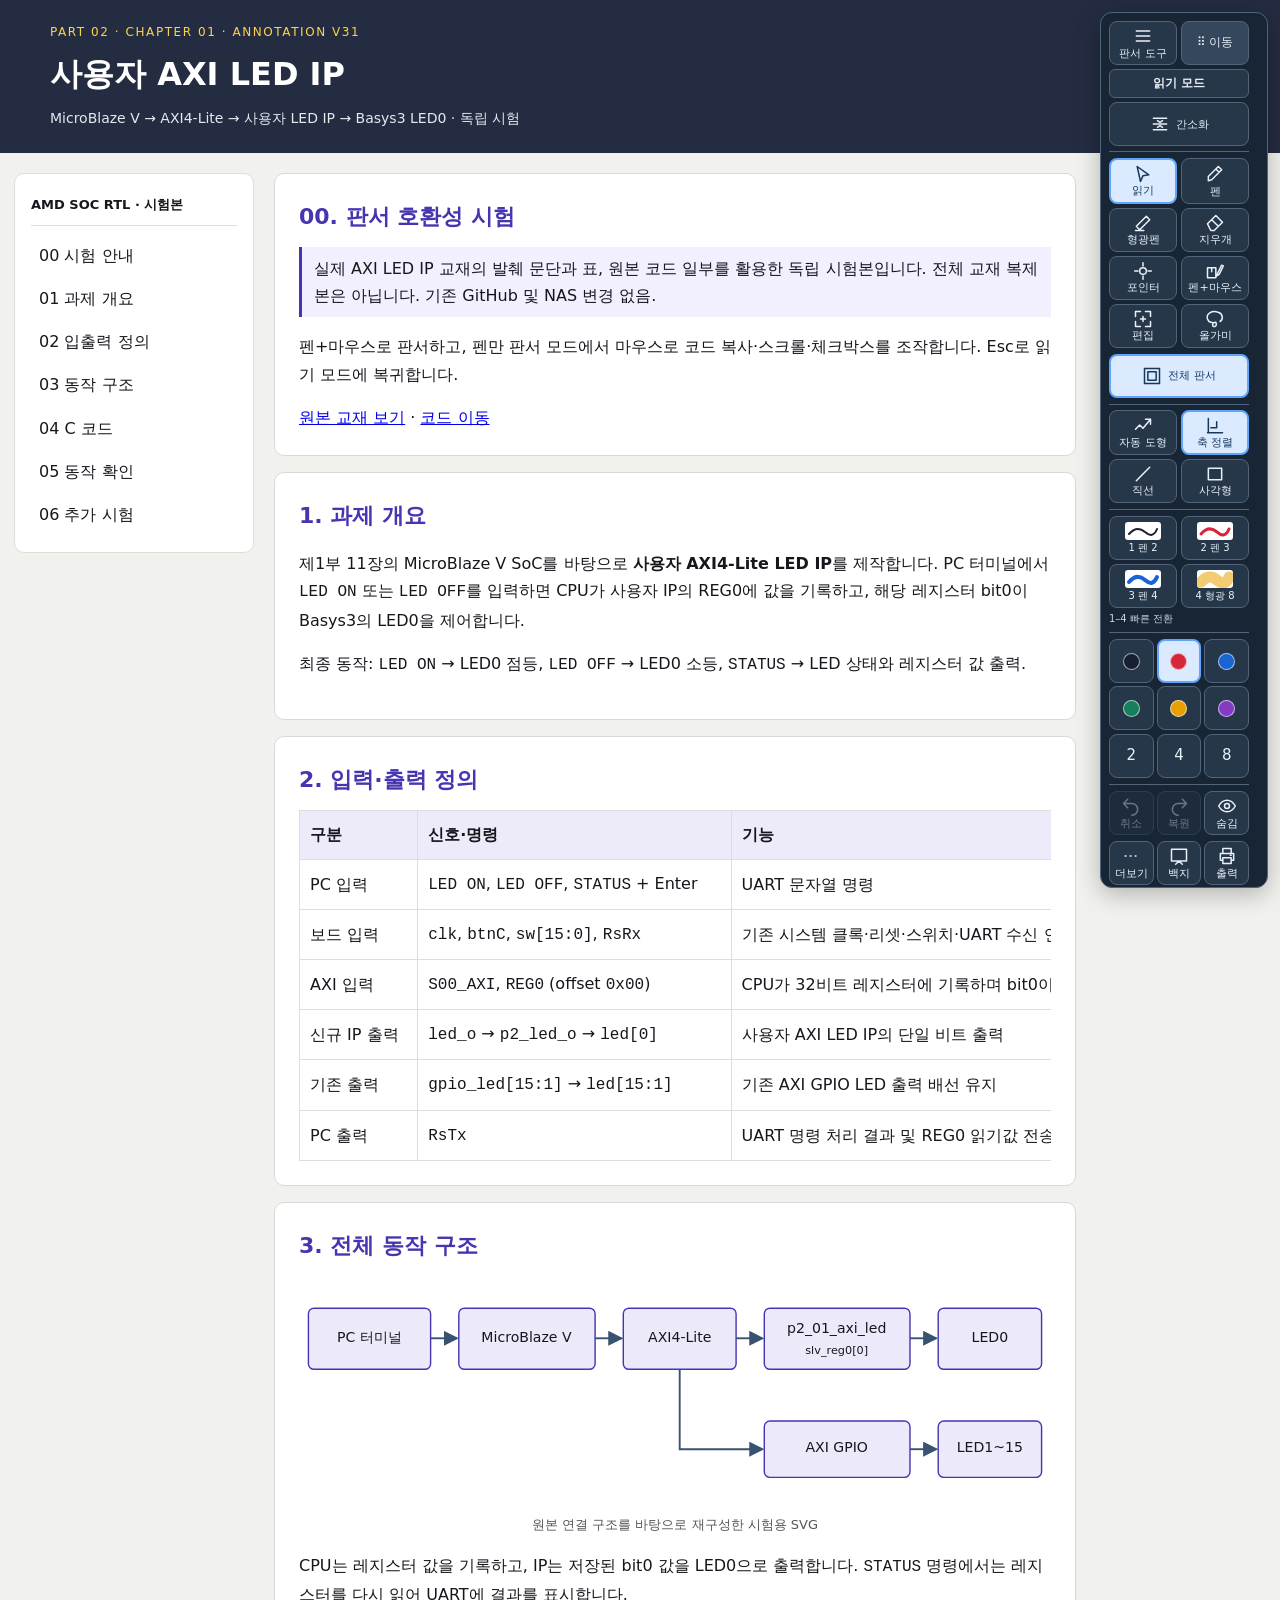
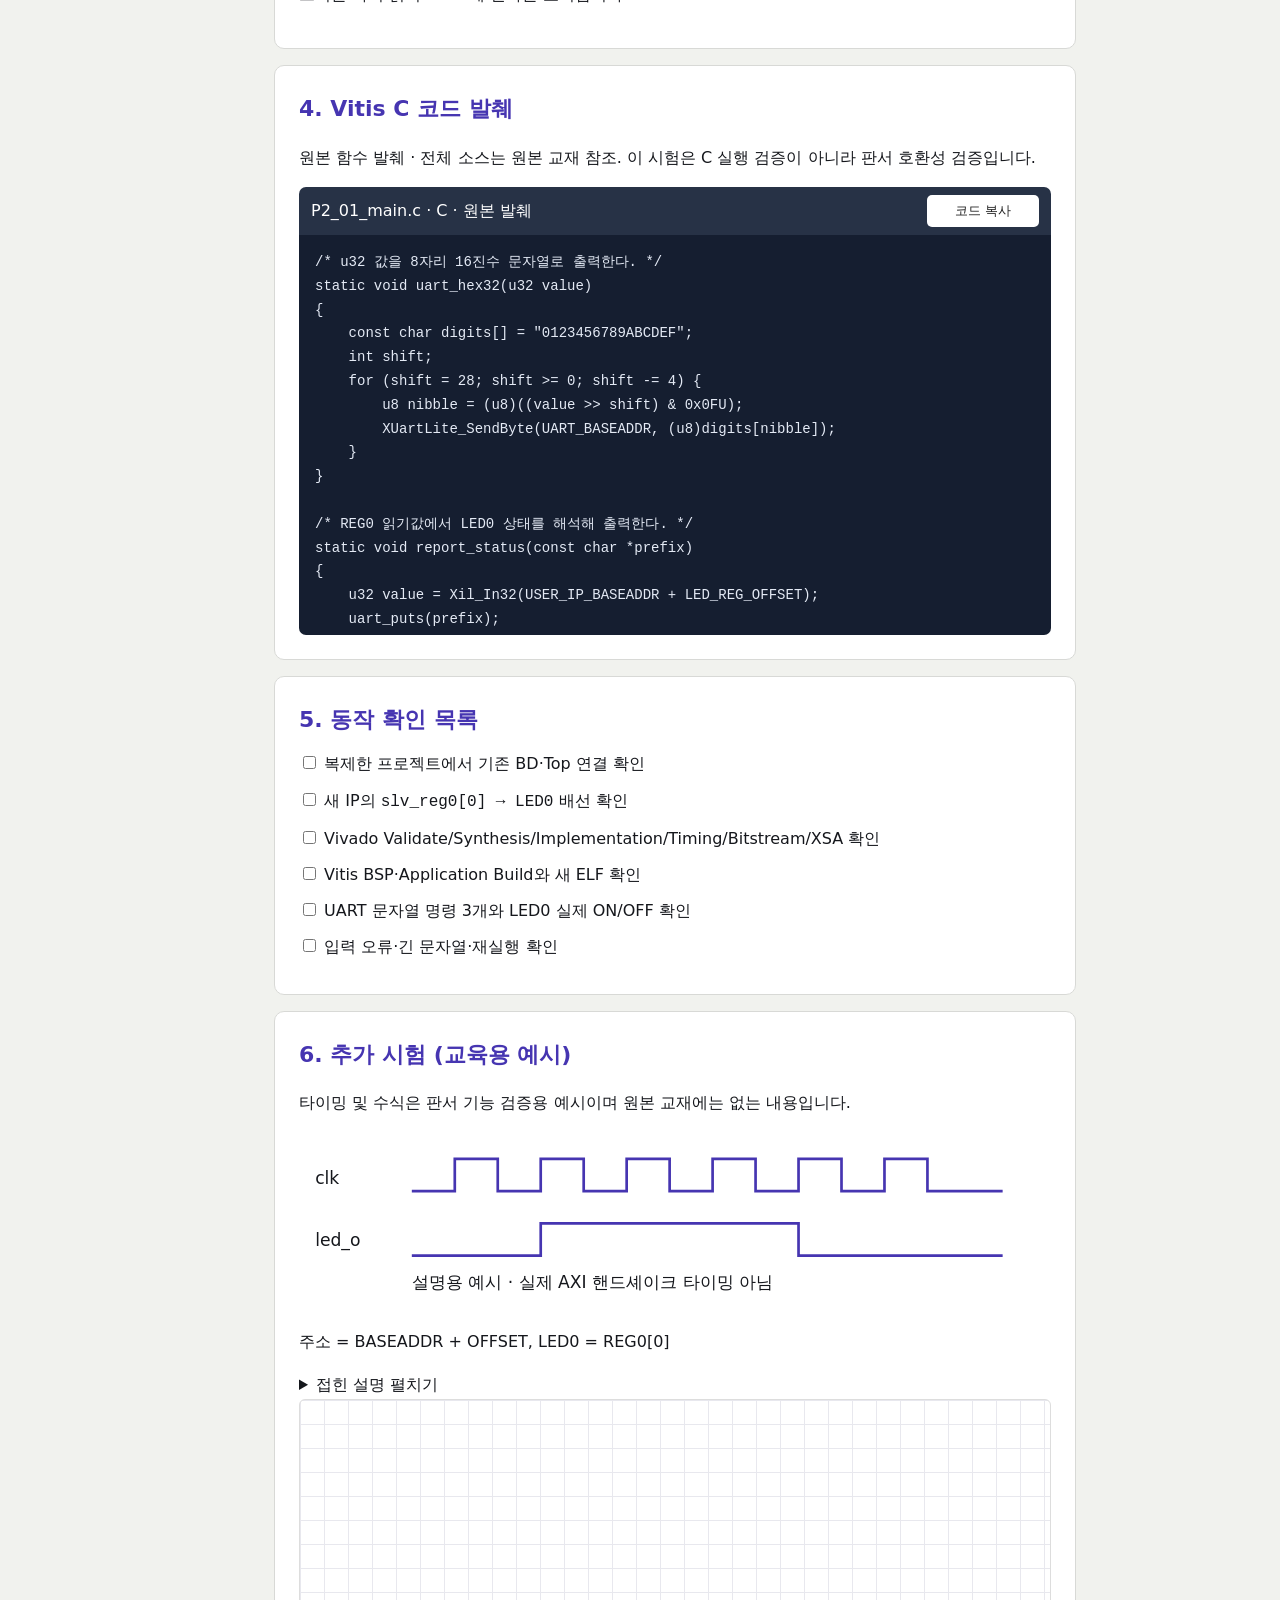
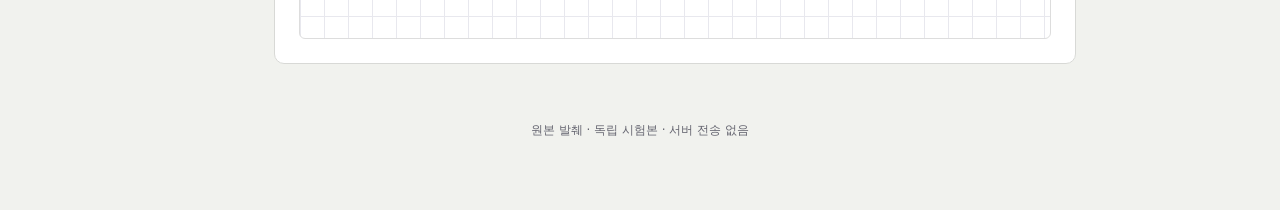
<file: annotation_external_v32.html>
<!doctype html>
<html lang="ko"><head><meta charset="utf-8"><meta name="viewport" content="width=device-width, initial-scale=1"><title>AXI LED IP · 판서 WordPress 연동 시험 v32</title>
<style>


</style>
<style>
:root{color-scheme:light;--accent:#4635B1;--bg:#F1F2EE;--text:#15171C}*{box-sizing:border-box}body{margin:0;background:var(--bg);color:var(--text);font:16px/1.7 system-ui,sans-serif}header{background:#242c42;color:white;padding:22px max(20px,calc((100vw - 1180px)/2));}header p{color:#FFD24A;font-size:12px;letter-spacing:.13em;margin:0}header h1{font-size:clamp(22px,3vw,32px);margin:5px 0}header .sub{font-size:14px;color:#e6e8ee}.layout{max-width:1180px;margin:20px auto;display:grid;grid-template-columns:240px minmax(0,1fr);gap:20px;padding:0 14px}.nav{align-self:start;position:sticky;top:12px;background:#fff;padding:16px;border:1px solid #ddd;border-radius:10px}.nav a{display:block;text-decoration:none;color:var(--text);padding:8px}.nav a:hover,.nav a:focus{background:#EDEAFA}.nav .current{background:#EDEAFA;border-left:3px solid var(--accent);font-weight:700}.nav strong{font-size:13px}.nav summary{cursor:pointer}.nav hr{border:0;border-top:1px solid #ddd}main{min-width:0}section{background:white;border:1px solid #d8d9d6;border-radius:10px;padding:24px;margin-bottom:16px;scroll-margin-top:12px}h2{font-size:22px;margin:0 0 12px;color:var(--accent)}h3{font-size:17px}.note{border-left:3px solid var(--accent);padding:8px 12px;background:#f2efff}.codehead{display:flex;align-items:center;justify-content:space-between;padding:8px 12px;background:#273246;color:#fff;border-radius:7px 7px 0 0}.copy{font:inherit;font-size:13px;background:white;border:0;border-radius:5px;padding:5px 10px;color:#222;cursor:pointer}pre{margin:0;overflow:auto;padding:16px;background:#151e30;color:#e4eaf5;border-radius:0 0 7px 7px;font:14px/1.7 monospace}.diagram{display:block;width:100%;max-width:600px;height:auto;margin:auto}.blank{height:240px;background-image:linear-gradient(#e8e8ee 1px,transparent 1px),linear-gradient(90deg,#e8e8ee 1px,transparent 1px);background-size:24px 24px;border:1px solid #ddd;border-radius:6px}.mobile-menu{display:none}footer{text-align:center;color:#656570;font-size:12px;padding:20px 20px 90px}.skip{position:absolute;left:-999px}.skip:focus{left:8px;top:8px;z-index:999;background:white;padding:8px}a:focus-visible,button:focus-visible{outline:3px solid #b17b00;outline-offset:2px}@media(max-width:860px){.layout{grid-template-columns:1fr}.nav{position:static;display:none}.nav.open{display:block}.mobile-menu{display:block;margin:12px 14px;padding:10px;font:inherit}section{padding:16px}body{padding-bottom:100px}}@media(min-width:861px) and (max-width:1500px){.layout{margin-right:190px}}@media print{.nav,.mobile-menu,.copy{display:none}.layout{display:block;margin:0}section{break-inside:avoid}}
.copy{min-width:112px}</style><style>section{min-width:0}.tablewrap{overflow:auto;max-width:100%}table{border-collapse:collapse;min-width:900px;width:100%}td,th{border:1px solid #ddd;padding:10px;text-align:left}th{background:#EDEAFA}pre{max-height:400px;white-space:pre;overflow:auto}figure{margin:16px 0}figure svg{width:100%;height:auto}figcaption{text-align:center;color:#555;font-size:13px}.checklist label{display:block;margin:9px 0}.nav{max-height:calc(100vh - 24px);overflow:auto}@media(max-width:860px){.nav{max-height:none}}</style></head><body><a class="skip" href="#course">본문 바로가기</a><header><p>PART 02 · CHAPTER 01 · ANNOTATION V31</p><h1>사용자 AXI LED IP</h1><div class="sub">MicroBlaze V → AXI4-Lite → 사용자 LED IP → Basys3 LED0 · 독립 시험</div></header><button class="mobile-menu" aria-controls="nav" aria-expanded="false">☰ 장·목차</button><div class="layout"><nav id="nav" class="nav" aria-label="학습 목차"><strong>AMD SOC RTL · 시험본</strong><hr><a href="#intro">00 시험 안내</a><a href="#overview">01 과제 개요</a><a href="#io">02 입출력 정의</a><a href="#diagram">03 동작 구조</a><a href="#code">04 C 코드</a><a href="#accept">05 동작 확인</a><a href="#extra">06 추가 시험</a></nav><main id="course"><section id="intro"><h2>00. 판서 호환성 시험</h2><div class="note">실제 AXI LED IP 교재의 발췌 문단과 표, 원본 코드 일부를 활용한 독립 시험본입니다. 전체 교재 복제본은 아닙니다. 기존 GitHub 및 NAS 변경 없음.</div><p>펜+마우스로 판서하고, 펜만 판서 모드에서 마우스로 코드 복사·스크롤·체크박스를 조작합니다. Esc로 읽기 모드에 복귀합니다.</p><a href="https://github.com/Yuul-Jung/amd_soc_rtl/blob/main/part02_1/ch01_axi_led_v01.html" target="_blank" rel="noopener noreferrer">원본 교재 보기</a> · <a href="#code">코드 이동</a></section>
<section id="overview"><h2>1. 과제 개요</h2><p>제1부 11장의 MicroBlaze V SoC를 바탕으로 <strong>사용자 AXI4-Lite LED IP</strong>를 제작합니다. PC 터미널에서 <code>LED ON</code> 또는 <code>LED OFF</code>를 입력하면 CPU가 사용자 IP의 REG0에 값을 기록하고, 해당 레지스터 bit0이 Basys3의 LED0을 제어합니다.</p><p>최종 동작: <code>LED ON</code> → LED0 점등, <code>LED OFF</code> → LED0 소등, <code>STATUS</code> → LED 상태와 레지스터 값 출력.</p></section>
<section id="io"><h2>2. 입력·출력 정의</h2><div class="tablewrap"><table><thead><tr><th>구분</th><th>신호·명령</th><th>기능</th></tr></thead><tbody><tr><td>PC 입력</td><td><code>LED ON</code>, <code>LED OFF</code>, <code>STATUS</code> + Enter</td><td>UART 문자열 명령</td></tr><tr><td>보드 입력</td><td><code>clk</code>, <code>btnC</code>, <code>sw[15:0]</code>, <code>RsRx</code></td><td>기존 시스템 클록·리셋·스위치·UART 수신 연결</td></tr><tr><td>AXI 입력</td><td><code>S00_AXI</code>, <code>REG0</code> (offset <code>0x00</code>)</td><td>CPU가 32비트 레지스터에 기록하며 bit0이 LED0 출력값</td></tr><tr><td>신규 IP 출력</td><td><code>led_o</code> → <code>p2_led_o</code> → <code>led[0]</code></td><td>사용자 AXI LED IP의 단일 비트 출력</td></tr><tr><td>기존 출력</td><td><code>gpio_led[15:1]</code> → <code>led[15:1]</code></td><td>기존 AXI GPIO LED 출력 배선 유지</td></tr><tr><td>PC 출력</td><td><code>RsTx</code></td><td>UART 명령 처리 결과 및 REG0 읽기값 전송</td></tr></tbody></table></div></section>
<section id="diagram"><h2>3. 전체 동작 구조</h2><figure><svg viewBox="0 0 800 240" role="img" aria-label="AXI LED 연결 구조"><defs><marker id="arrow15" markerWidth="8" markerHeight="8" refX="7" refY="4" orient="auto"><path d="M0 0 L8 4 L0 8Z" fill="#38536f"/></marker></defs><g fill="#ece9fa" stroke="#4635B1" stroke-width="1.5"><rect x="10" y="30" width="130" height="65" rx="6"/><rect x="170" y="30" width="145" height="65" rx="6"/><rect x="345" y="30" width="120" height="65" rx="6"/><rect x="495" y="30" width="155" height="65" rx="6"/><rect x="680" y="30" width="110" height="65" rx="6"/><rect x="495" y="150" width="155" height="60" rx="6"/><rect x="680" y="150" width="110" height="60" rx="6"/></g><g fill="#15171C" font-size="15" text-anchor="middle"><text x="75" y="66">PC 터미널</text><text x="242" y="66">MicroBlaze V</text><text x="405" y="66">AXI4-Lite</text><text x="572" y="56">p2_01_axi_led</text><text x="572" y="79" font-size="12">slv_reg0[0]</text><text x="735" y="66">LED0</text><text x="572" y="183">AXI GPIO</text><text x="735" y="183">LED1~15</text></g><g fill="none" stroke="#38536f" stroke-width="2" marker-end="url(#arrow15)"><path d="M140 62H168"/><path d="M315 62H343"/><path d="M465 62H493"/><path d="M650 62H678"/><path d="M405 95V180H493"/><path d="M650 180H678"/></g></svg><figcaption>원본 연결 구조를 바탕으로 재구성한 시험용 SVG</figcaption></figure><p>CPU는 레지스터 값을 기록하고, IP는 저장된 bit0 값을 LED0으로 출력합니다. <code>STATUS</code> 명령에서는 레지스터를 다시 읽어 UART에 결과를 표시합니다.</p></section>
<section id="code"><h2>4. Vitis C 코드 발췌</h2><p>원본 함수 발췌 · 전체 소스는 원본 교재 참조. 이 시험은 C 실행 검증이 아니라 판서 호환성 검증입니다.</p><div class="codeblock"><div class="codehead"><span>P2_01_main.c · C · 원본 발췌</span><button class="copy" type="button">코드 복사</button></div><pre tabindex="0" aria-label="C 코드 스크롤"><code>/* u32 값을 8자리 16진수 문자열로 출력한다. */
static void uart_hex32(u32 value)
{
    const char digits[] = "0123456789ABCDEF";
    int shift;
    for (shift = 28; shift &gt;= 0; shift -= 4) {
        u8 nibble = (u8)((value &gt;&gt; shift) &amp; 0x0FU);
        XUartLite_SendByte(UART_BASEADDR, (u8)digits[nibble]);
    }
}

/* REG0 읽기값에서 LED0 상태를 해석해 출력한다. */
static void report_status(const char *prefix)
{
    u32 value = Xil_In32(USER_IP_BASEADDR + LED_REG_OFFSET);
    uart_puts(prefix);
    uart_puts((value &amp; 1U) ? "LED=ON REG0=0x" : "LED=OFF REG0=0x");
    uart_hex32(value);
    uart_puts("\r\n");
}

/* Enter까지 입력받는다. 반환: 1=명령, 0=빈 줄, -1=초과, -2=제어문자. */
static int read_command_line(char *line, u32 capacity)
{
    u32 used = 0U;
    int overflow = 0;
    int invalid = 0;  /* NUL 등 제어문자 포함 명령 거부 */
    while (1) {
        u8 ch = XUartLite_RecvByte(UART_BASEADDR); /* 1바이트 대기 수신 */
        if (ch == (u8)'\r' || ch == (u8)'\n') {
            line[used] = '\0';       /* 항상 문자열을 종료한다. */
            if (overflow) return -1; /* 버퍼 밖에 쓰지 않는다. */
            if (invalid) return -2;  /* 제어문자가 포함되면 거부 */
            return used ? 1 : 0;
        }
        if (ch &lt; (u8)0x20U || ch &gt; (u8)0x7EU) {
            invalid = 1;  /* 출력 가능한 ASCII만 허용 */
            continue;
        }
        if (used &lt; capacity - 1U) {
            line[used++] = (char)ch;
        } else {
            overflow = 1; /* Enter 전까지 초과 문자를 버린다. */
        }
    }
}

/* 문자열을 비교한 후 AXI 레지스터에 기록하거나 읽는다. */
static void handle_command(const char *line)
{
    if (strcmp(line, "LED ON") == 0) {
        Xil_Out32(USER_IP_BASEADDR + LED_REG_OFFSET, 1U);
        report_status("OK ");
    } else if (strcmp(line, "LED OFF") == 0) {
        Xil_Out32(USER_IP_BASEADDR + LED_REG_OFFSET, 0U);
        report_status("OK ");
    } else if (strcmp(line, "STATUS") == 0) {
        report_status("STATUS ");
    } else {
        uart_puts("ERROR: use LED ON / LED OFF / STATUS\r\n");
    }
}
</code></pre></div></section>
<section id="accept"><h2>5. 동작 확인 목록</h2><div class="checklist"><label><input type="checkbox"/> 복제한 프로젝트에서 기존 BD·Top 연결 확인</label><label><input type="checkbox"/> 새 IP의 <code>slv_reg0[0] → LED0</code> 배선 확인</label><label><input type="checkbox"/> Vivado Validate/Synthesis/Implementation/Timing/Bitstream/XSA 확인</label><label><input type="checkbox"/> Vitis BSP·Application Build와 새 ELF 확인</label><label><input type="checkbox"/> UART 문자열 명령 3개와 LED0 실제 ON/OFF 확인</label><label><input type="checkbox"/> 입력 오류·긴 문자열·재실행 확인</label></div></section>
<section id="extra"><h2>6. 추가 시험 (교육용 예시)</h2><p>타이밍 및 수식은 판서 기능 검증용 예시이며 원본 교재에는 없는 내용입니다.</p><svg viewBox="0 0 700 160" width="100%" role="img" aria-label="클록 및 출력 예시"><g fill="none" stroke="#4635B1" stroke-width="2.5"><path d="M105 55H145V25H185V55H225V25H265V55H305V25H345V55H385V25H425V55H465V25H505V55H545V25H585V55H655"/><path d="M105 115H225V85H465V115H655"/></g><g font-size="16" fill="#15171C"><text x="15" y="48">clk</text><text x="15" y="106">led_o</text><text x="105" y="145">설명용 예시 · 실제 AXI 핸드셰이크 타이밍 아님</text></g></svg><p>주소 = BASEADDR + OFFSET, LED0 = REG0[0]</p><details><summary>접힌 설명 펼치기</summary><p>펼친 상태와 접힌 상태의 판서 위치가 섞이지 않는지 시험합니다.</p></details><div class="blank"></div></section></main></div><footer>원본 발췌 · 독립 시험본 · 서버 전송 없음</footer><script>const mb=document.querySelector('.mobile-menu'),nav=document.querySelector('#nav');mb.onclick=()=>{const on=nav.classList.toggle('open');mb.setAttribute('aria-expanded',String(on))};document.addEventListener('keydown',e=>{if(e.key==='Escape'){nav.classList.remove('open');mb.setAttribute('aria-expanded','false')}});document.querySelector('.copy').onclick=async function(){try{await navigator.clipboard.writeText(this.closest('.codeblock').querySelector('pre code').textContent);this.textContent='복사 완료'}catch(e){this.textContent='복사 불가 · 직접 선택'}};</script><script type="application/json" data-yja-config>{"host": "#course", "anchors": "section[id]", "course": "amd-soc-rtl-pilot", "chapter": "part02-01", "revision": "v15-fixture", "pageInk": true, "external": true}</script>

<script src="annotation-loader.js" data-yja-release="v32" defer></script></body></html>
</file>
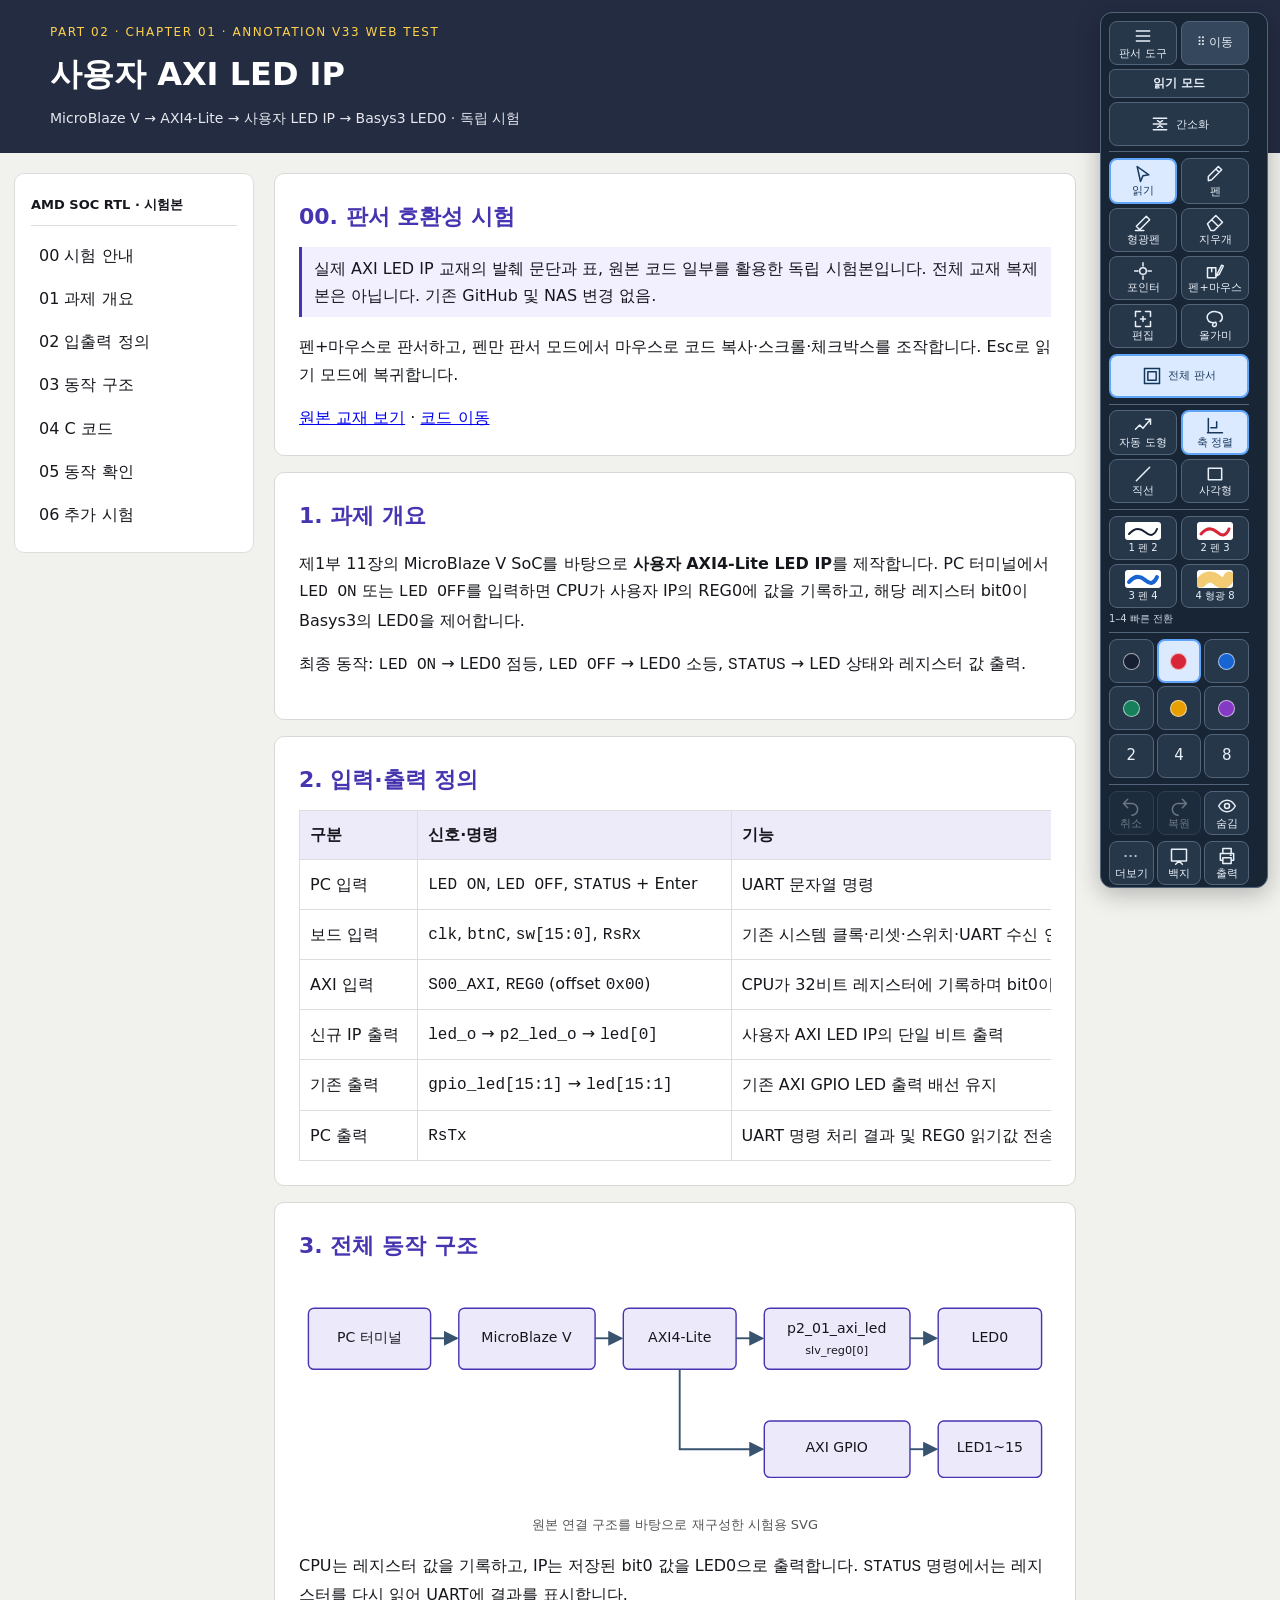
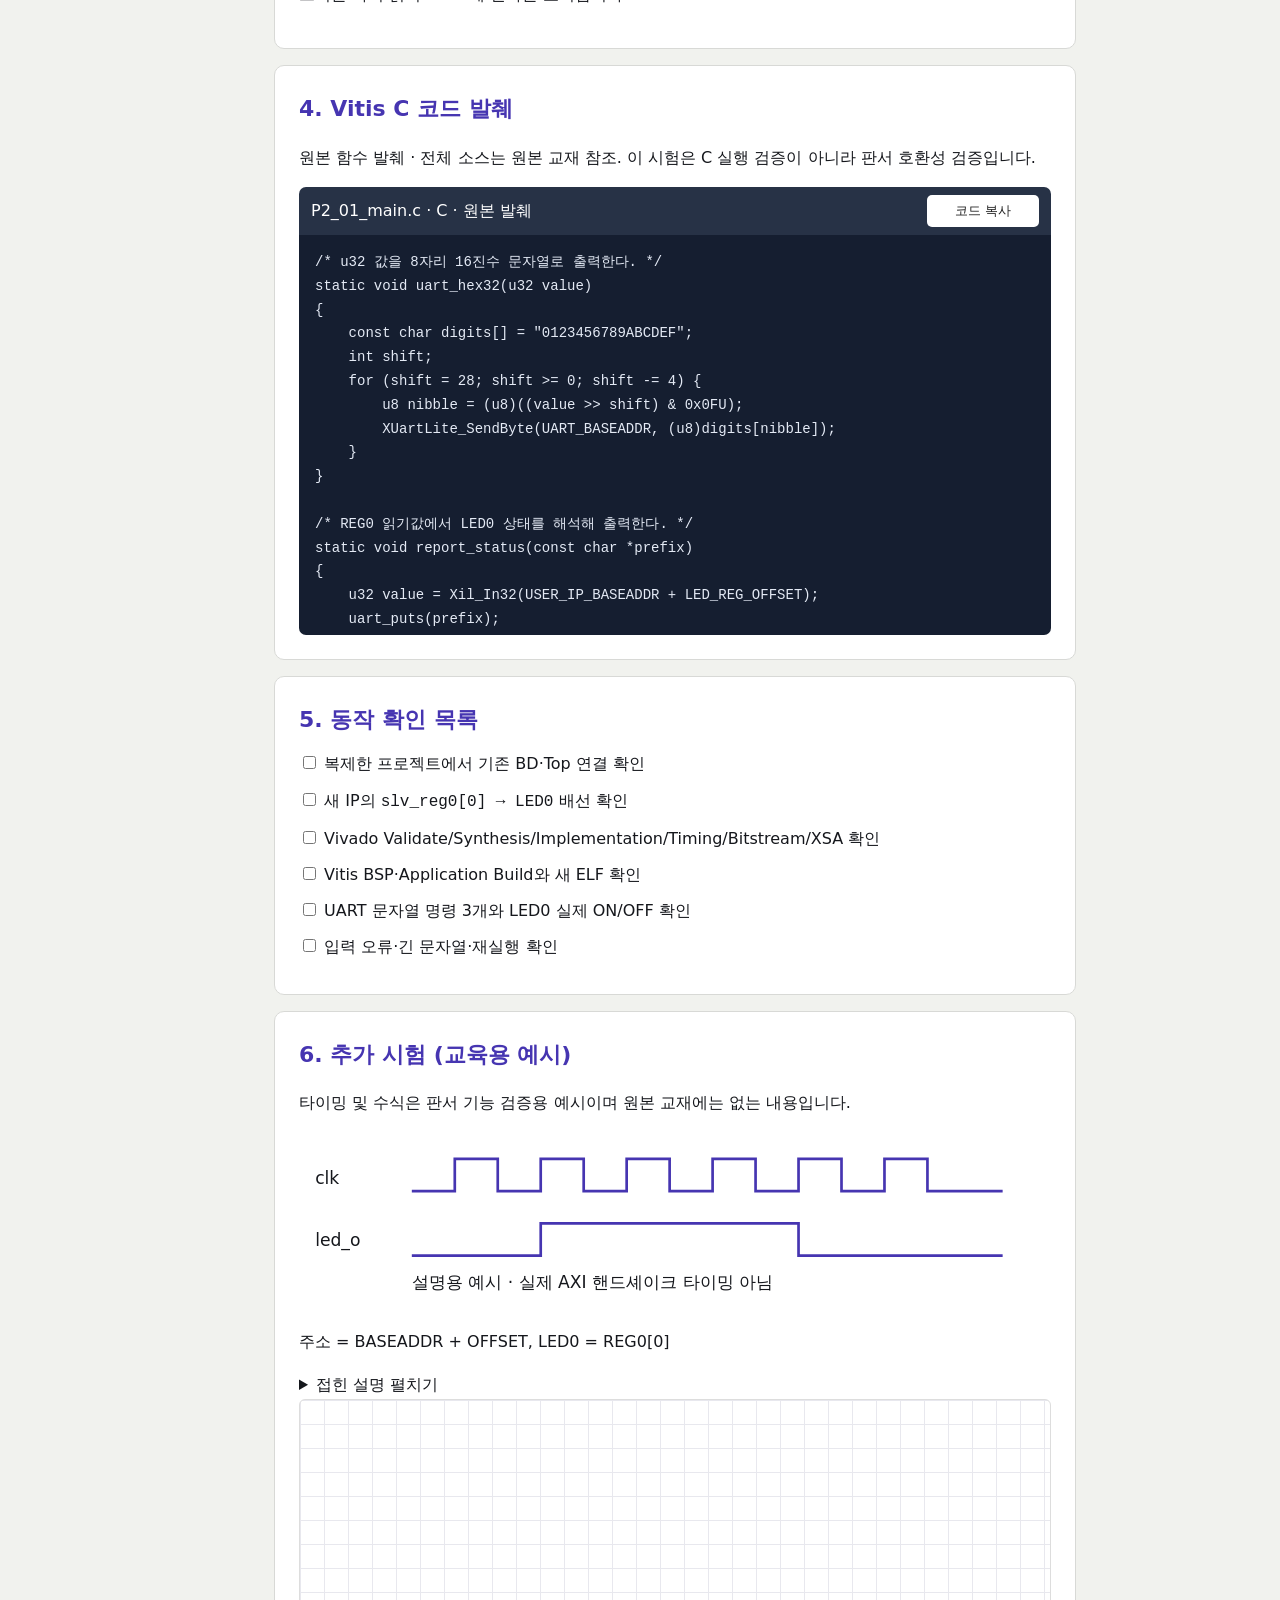
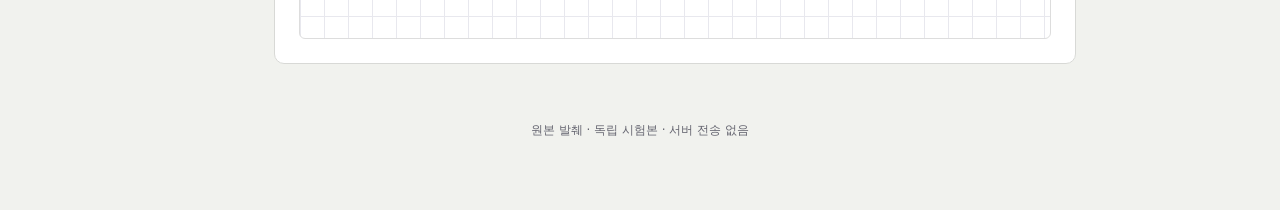
<file: rollback.html>
<!doctype html>
<html lang="ko"><head><meta charset="utf-8"><meta name="viewport" content="width=device-width, initial-scale=1"><title>AXI LED IP · 판서 WordPress 연동 시험 v32</title>
<style>


</style>
<style>
:root{color-scheme:light;--accent:#4635B1;--bg:#F1F2EE;--text:#15171C}*{box-sizing:border-box}body{margin:0;background:var(--bg);color:var(--text);font:16px/1.7 system-ui,sans-serif}header{background:#242c42;color:white;padding:22px max(20px,calc((100vw - 1180px)/2));}header p{color:#FFD24A;font-size:12px;letter-spacing:.13em;margin:0}header h1{font-size:clamp(22px,3vw,32px);margin:5px 0}header .sub{font-size:14px;color:#e6e8ee}.layout{max-width:1180px;margin:20px auto;display:grid;grid-template-columns:240px minmax(0,1fr);gap:20px;padding:0 14px}.nav{align-self:start;position:sticky;top:12px;background:#fff;padding:16px;border:1px solid #ddd;border-radius:10px}.nav a{display:block;text-decoration:none;color:var(--text);padding:8px}.nav a:hover,.nav a:focus{background:#EDEAFA}.nav .current{background:#EDEAFA;border-left:3px solid var(--accent);font-weight:700}.nav strong{font-size:13px}.nav summary{cursor:pointer}.nav hr{border:0;border-top:1px solid #ddd}main{min-width:0}section{background:white;border:1px solid #d8d9d6;border-radius:10px;padding:24px;margin-bottom:16px;scroll-margin-top:12px}h2{font-size:22px;margin:0 0 12px;color:var(--accent)}h3{font-size:17px}.note{border-left:3px solid var(--accent);padding:8px 12px;background:#f2efff}.codehead{display:flex;align-items:center;justify-content:space-between;padding:8px 12px;background:#273246;color:#fff;border-radius:7px 7px 0 0}.copy{font:inherit;font-size:13px;background:white;border:0;border-radius:5px;padding:5px 10px;color:#222;cursor:pointer}pre{margin:0;overflow:auto;padding:16px;background:#151e30;color:#e4eaf5;border-radius:0 0 7px 7px;font:14px/1.7 monospace}.diagram{display:block;width:100%;max-width:600px;height:auto;margin:auto}.blank{height:240px;background-image:linear-gradient(#e8e8ee 1px,transparent 1px),linear-gradient(90deg,#e8e8ee 1px,transparent 1px);background-size:24px 24px;border:1px solid #ddd;border-radius:6px}.mobile-menu{display:none}footer{text-align:center;color:#656570;font-size:12px;padding:20px 20px 90px}.skip{position:absolute;left:-999px}.skip:focus{left:8px;top:8px;z-index:999;background:white;padding:8px}a:focus-visible,button:focus-visible{outline:3px solid #b17b00;outline-offset:2px}@media(max-width:860px){.layout{grid-template-columns:1fr}.nav{position:static;display:none}.nav.open{display:block}.mobile-menu{display:block;margin:12px 14px;padding:10px;font:inherit}section{padding:16px}body{padding-bottom:100px}}@media(min-width:861px) and (max-width:1500px){.layout{margin-right:190px}}@media print{.nav,.mobile-menu,.copy{display:none}.layout{display:block;margin:0}section{break-inside:avoid}}
.copy{min-width:112px}</style><style>section{min-width:0}.tablewrap{overflow:auto;max-width:100%}table{border-collapse:collapse;min-width:900px;width:100%}td,th{border:1px solid #ddd;padding:10px;text-align:left}th{background:#EDEAFA}pre{max-height:400px;white-space:pre;overflow:auto}figure{margin:16px 0}figure svg{width:100%;height:auto}figcaption{text-align:center;color:#555;font-size:13px}.checklist label{display:block;margin:9px 0}.nav{max-height:calc(100vh - 24px);overflow:auto}@media(max-width:860px){.nav{max-height:none}}</style></head><body><a class="skip" href="#course">본문 바로가기</a><header><p>PART 02 · CHAPTER 01 · ANNOTATION V33 WEB TEST</p><h1>사용자 AXI LED IP</h1><div class="sub">MicroBlaze V → AXI4-Lite → 사용자 LED IP → Basys3 LED0 · 독립 시험</div></header><button class="mobile-menu" aria-controls="nav" aria-expanded="false">☰ 장·목차</button><div class="layout"><nav id="nav" class="nav" aria-label="학습 목차"><strong>AMD SOC RTL · 시험본</strong><hr><a href="#intro">00 시험 안내</a><a href="#overview">01 과제 개요</a><a href="#io">02 입출력 정의</a><a href="#diagram">03 동작 구조</a><a href="#code">04 C 코드</a><a href="#accept">05 동작 확인</a><a href="#extra">06 추가 시험</a></nav><main id="course"><section id="intro"><h2>00. 판서 호환성 시험</h2><div class="note">실제 AXI LED IP 교재의 발췌 문단과 표, 원본 코드 일부를 활용한 독립 시험본입니다. 전체 교재 복제본은 아닙니다. 기존 GitHub 및 NAS 변경 없음.</div><p>펜+마우스로 판서하고, 펜만 판서 모드에서 마우스로 코드 복사·스크롤·체크박스를 조작합니다. Esc로 읽기 모드에 복귀합니다.</p><a href="https://github.com/Yuul-Jung/amd_soc_rtl/blob/main/part02_1/ch01_axi_led_v01.html" target="_blank" rel="noopener noreferrer">원본 교재 보기</a> · <a href="#code">코드 이동</a></section>
<section id="overview"><h2>1. 과제 개요</h2><p>제1부 11장의 MicroBlaze V SoC를 바탕으로 <strong>사용자 AXI4-Lite LED IP</strong>를 제작합니다. PC 터미널에서 <code>LED ON</code> 또는 <code>LED OFF</code>를 입력하면 CPU가 사용자 IP의 REG0에 값을 기록하고, 해당 레지스터 bit0이 Basys3의 LED0을 제어합니다.</p><p>최종 동작: <code>LED ON</code> → LED0 점등, <code>LED OFF</code> → LED0 소등, <code>STATUS</code> → LED 상태와 레지스터 값 출력.</p></section>
<section id="io"><h2>2. 입력·출력 정의</h2><div class="tablewrap"><table><thead><tr><th>구분</th><th>신호·명령</th><th>기능</th></tr></thead><tbody><tr><td>PC 입력</td><td><code>LED ON</code>, <code>LED OFF</code>, <code>STATUS</code> + Enter</td><td>UART 문자열 명령</td></tr><tr><td>보드 입력</td><td><code>clk</code>, <code>btnC</code>, <code>sw[15:0]</code>, <code>RsRx</code></td><td>기존 시스템 클록·리셋·스위치·UART 수신 연결</td></tr><tr><td>AXI 입력</td><td><code>S00_AXI</code>, <code>REG0</code> (offset <code>0x00</code>)</td><td>CPU가 32비트 레지스터에 기록하며 bit0이 LED0 출력값</td></tr><tr><td>신규 IP 출력</td><td><code>led_o</code> → <code>p2_led_o</code> → <code>led[0]</code></td><td>사용자 AXI LED IP의 단일 비트 출력</td></tr><tr><td>기존 출력</td><td><code>gpio_led[15:1]</code> → <code>led[15:1]</code></td><td>기존 AXI GPIO LED 출력 배선 유지</td></tr><tr><td>PC 출력</td><td><code>RsTx</code></td><td>UART 명령 처리 결과 및 REG0 읽기값 전송</td></tr></tbody></table></div></section>
<section id="diagram"><h2>3. 전체 동작 구조</h2><figure><svg viewBox="0 0 800 240" role="img" aria-label="AXI LED 연결 구조"><defs><marker id="arrow15" markerWidth="8" markerHeight="8" refX="7" refY="4" orient="auto"><path d="M0 0 L8 4 L0 8Z" fill="#38536f"/></marker></defs><g fill="#ece9fa" stroke="#4635B1" stroke-width="1.5"><rect x="10" y="30" width="130" height="65" rx="6"/><rect x="170" y="30" width="145" height="65" rx="6"/><rect x="345" y="30" width="120" height="65" rx="6"/><rect x="495" y="30" width="155" height="65" rx="6"/><rect x="680" y="30" width="110" height="65" rx="6"/><rect x="495" y="150" width="155" height="60" rx="6"/><rect x="680" y="150" width="110" height="60" rx="6"/></g><g fill="#15171C" font-size="15" text-anchor="middle"><text x="75" y="66">PC 터미널</text><text x="242" y="66">MicroBlaze V</text><text x="405" y="66">AXI4-Lite</text><text x="572" y="56">p2_01_axi_led</text><text x="572" y="79" font-size="12">slv_reg0[0]</text><text x="735" y="66">LED0</text><text x="572" y="183">AXI GPIO</text><text x="735" y="183">LED1~15</text></g><g fill="none" stroke="#38536f" stroke-width="2" marker-end="url(#arrow15)"><path d="M140 62H168"/><path d="M315 62H343"/><path d="M465 62H493"/><path d="M650 62H678"/><path d="M405 95V180H493"/><path d="M650 180H678"/></g></svg><figcaption>원본 연결 구조를 바탕으로 재구성한 시험용 SVG</figcaption></figure><p>CPU는 레지스터 값을 기록하고, IP는 저장된 bit0 값을 LED0으로 출력합니다. <code>STATUS</code> 명령에서는 레지스터를 다시 읽어 UART에 결과를 표시합니다.</p></section>
<section id="code"><h2>4. Vitis C 코드 발췌</h2><p>원본 함수 발췌 · 전체 소스는 원본 교재 참조. 이 시험은 C 실행 검증이 아니라 판서 호환성 검증입니다.</p><div class="codeblock"><div class="codehead"><span>P2_01_main.c · C · 원본 발췌</span><button class="copy" type="button">코드 복사</button></div><pre tabindex="0" aria-label="C 코드 스크롤"><code>/* u32 값을 8자리 16진수 문자열로 출력한다. */
static void uart_hex32(u32 value)
{
    const char digits[] = "0123456789ABCDEF";
    int shift;
    for (shift = 28; shift &gt;= 0; shift -= 4) {
        u8 nibble = (u8)((value &gt;&gt; shift) &amp; 0x0FU);
        XUartLite_SendByte(UART_BASEADDR, (u8)digits[nibble]);
    }
}

/* REG0 읽기값에서 LED0 상태를 해석해 출력한다. */
static void report_status(const char *prefix)
{
    u32 value = Xil_In32(USER_IP_BASEADDR + LED_REG_OFFSET);
    uart_puts(prefix);
    uart_puts((value &amp; 1U) ? "LED=ON REG0=0x" : "LED=OFF REG0=0x");
    uart_hex32(value);
    uart_puts("\r\n");
}

/* Enter까지 입력받는다. 반환: 1=명령, 0=빈 줄, -1=초과, -2=제어문자. */
static int read_command_line(char *line, u32 capacity)
{
    u32 used = 0U;
    int overflow = 0;
    int invalid = 0;  /* NUL 등 제어문자 포함 명령 거부 */
    while (1) {
        u8 ch = XUartLite_RecvByte(UART_BASEADDR); /* 1바이트 대기 수신 */
        if (ch == (u8)'\r' || ch == (u8)'\n') {
            line[used] = '\0';       /* 항상 문자열을 종료한다. */
            if (overflow) return -1; /* 버퍼 밖에 쓰지 않는다. */
            if (invalid) return -2;  /* 제어문자가 포함되면 거부 */
            return used ? 1 : 0;
        }
        if (ch &lt; (u8)0x20U || ch &gt; (u8)0x7EU) {
            invalid = 1;  /* 출력 가능한 ASCII만 허용 */
            continue;
        }
        if (used &lt; capacity - 1U) {
            line[used++] = (char)ch;
        } else {
            overflow = 1; /* Enter 전까지 초과 문자를 버린다. */
        }
    }
}

/* 문자열을 비교한 후 AXI 레지스터에 기록하거나 읽는다. */
static void handle_command(const char *line)
{
    if (strcmp(line, "LED ON") == 0) {
        Xil_Out32(USER_IP_BASEADDR + LED_REG_OFFSET, 1U);
        report_status("OK ");
    } else if (strcmp(line, "LED OFF") == 0) {
        Xil_Out32(USER_IP_BASEADDR + LED_REG_OFFSET, 0U);
        report_status("OK ");
    } else if (strcmp(line, "STATUS") == 0) {
        report_status("STATUS ");
    } else {
        uart_puts("ERROR: use LED ON / LED OFF / STATUS\r\n");
    }
}
</code></pre></div></section>
<section id="accept"><h2>5. 동작 확인 목록</h2><div class="checklist"><label><input type="checkbox"/> 복제한 프로젝트에서 기존 BD·Top 연결 확인</label><label><input type="checkbox"/> 새 IP의 <code>slv_reg0[0] → LED0</code> 배선 확인</label><label><input type="checkbox"/> Vivado Validate/Synthesis/Implementation/Timing/Bitstream/XSA 확인</label><label><input type="checkbox"/> Vitis BSP·Application Build와 새 ELF 확인</label><label><input type="checkbox"/> UART 문자열 명령 3개와 LED0 실제 ON/OFF 확인</label><label><input type="checkbox"/> 입력 오류·긴 문자열·재실행 확인</label></div></section>
<section id="extra"><h2>6. 추가 시험 (교육용 예시)</h2><p>타이밍 및 수식은 판서 기능 검증용 예시이며 원본 교재에는 없는 내용입니다.</p><svg viewBox="0 0 700 160" width="100%" role="img" aria-label="클록 및 출력 예시"><g fill="none" stroke="#4635B1" stroke-width="2.5"><path d="M105 55H145V25H185V55H225V25H265V55H305V25H345V55H385V25H425V55H465V25H505V55H545V25H585V55H655"/><path d="M105 115H225V85H465V115H655"/></g><g font-size="16" fill="#15171C"><text x="15" y="48">clk</text><text x="15" y="106">led_o</text><text x="105" y="145">설명용 예시 · 실제 AXI 핸드셰이크 타이밍 아님</text></g></svg><p>주소 = BASEADDR + OFFSET, LED0 = REG0[0]</p><details><summary>접힌 설명 펼치기</summary><p>펼친 상태와 접힌 상태의 판서 위치가 섞이지 않는지 시험합니다.</p></details><div class="blank"></div></section></main></div><footer>원본 발췌 · 독립 시험본 · 서버 전송 없음</footer><script>const mb=document.querySelector('.mobile-menu'),nav=document.querySelector('#nav');mb.onclick=()=>{const on=nav.classList.toggle('open');mb.setAttribute('aria-expanded',String(on))};document.addEventListener('keydown',e=>{if(e.key==='Escape'){nav.classList.remove('open');mb.setAttribute('aria-expanded','false')}});document.querySelector('.copy').onclick=async function(){try{await navigator.clipboard.writeText(this.closest('.codeblock').querySelector('pre code').textContent);this.textContent='복사 완료'}catch(e){this.textContent='복사 불가 · 직접 선택'}};</script><script type="application/json" data-yja-config>{"host": "#course", "anchors": "section[id]", "course": "yja-pages-isolated-v33", "chapter": "part02-01", "revision": "pages-fixture-1", "pageInk": true, "external": true}</script>

<script src="annotation-loader.js" data-yja-release="v31" defer></script></body></html>
</file>
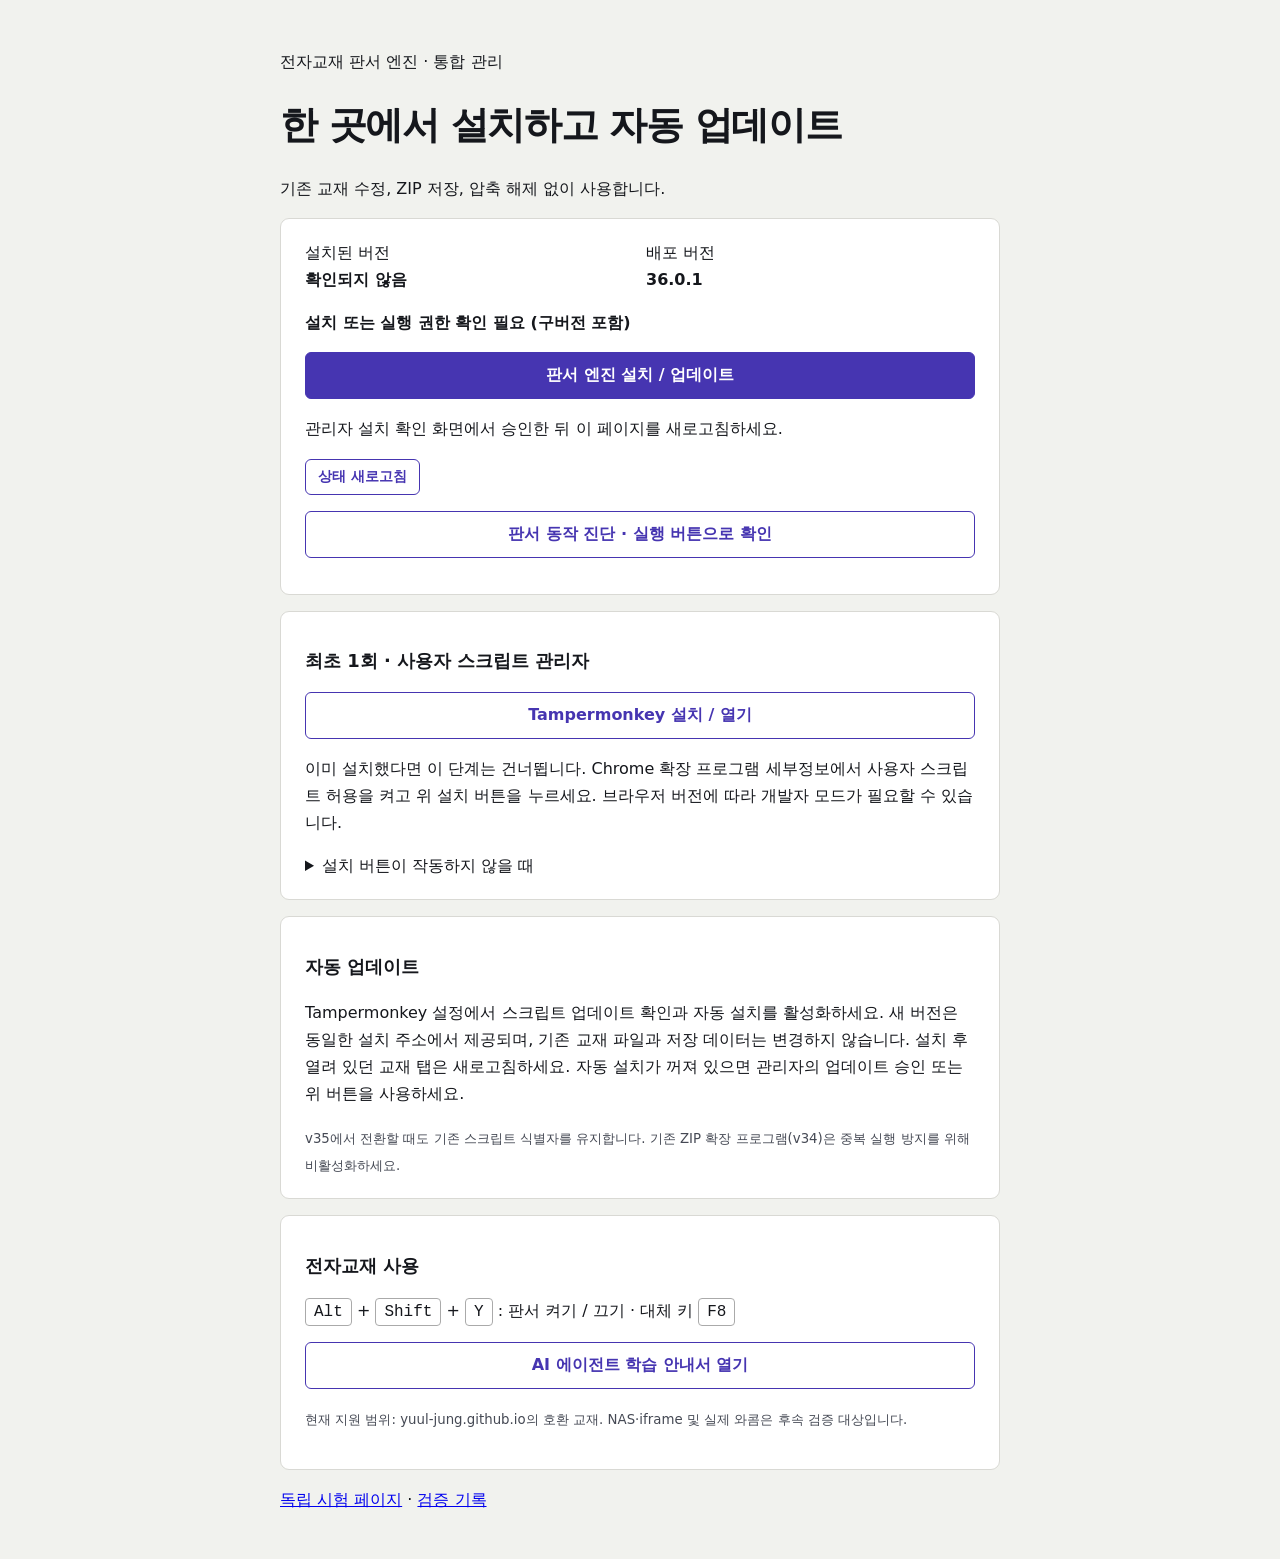
<file: install/legacy.html>
<!doctype html>
<html lang="ko"><head><meta charset="utf-8"><meta name="viewport" content="width=device-width,initial-scale=1"><title>전자교재 판서 엔진 · 설치 및 업데이트</title><style>
*{box-sizing:border-box}body{margin:0;background:#f1f2ee;color:#15171c;font:16px/1.7 system-ui,sans-serif}main{max-width:760px;margin:auto;padding:32px 20px}h1{font-size:clamp(1.7rem,4vw,2.4rem);line-height:1.25;letter-spacing:-.035em}h2{font-size:1.12rem}section{background:#fff;border:1px solid #d9d9d4;padding:20px 24px;margin:16px 0;border-radius:9px}a.button,button{display:block;text-align:center;background:#4635b1;color:#fff;border-radius:6px;padding:12px 16px;text-decoration:none;font:600 1rem system-ui;border:1px solid #4635b1;cursor:pointer}a.secondary,button.secondary{background:#fff;color:#4635b1}a:focus-visible,button:focus-visible{outline:3px solid #b17b00;outline-offset:3px}.versions{display:grid;grid-template-columns:1fr 1fr;gap:12px}.versions p{margin:0}.versions strong{display:block}kbd{border:1px solid #aaa;border-radius:4px;padding:4px 8px;background:white}code{overflow-wrap:anywhere}small{color:#454954}details{margin-top:16px}summary{cursor:pointer}#status{font-weight:600}#refresh,#copy-url{display:inline-block;padding:8px 12px;font-size:.85rem}
</style></head><body><main>
<p>전자교재 판서 엔진 · 통합 관리</p><h1>한 곳에서 설치하고 자동 업데이트</h1><p>기존 교재 수정, ZIP 저장, 압축 해제 없이 사용합니다.</p>
<section aria-label="설치 상태"><div class="versions"><p>설치된 버전<strong id="installed">확인 중</strong></p><p>배포 버전<strong id="latest">확인 중</strong></p></div><p id="status" role="status">확인 중</p><a class="button" id="install" href="./annotation.user.js">판서 엔진 설치 / 업데이트</a><p>관리자 설치 확인 화면에서 승인한 뒤 이 페이지를 새로고침하세요.</p><button type="button" class="secondary" id="refresh">상태 새로고침</button><p><a class="button secondary" href="./diagnostic/">판서 동작 진단 · 실행 버튼으로 확인</a></p></section>
<section><h2>최초 1회 · 사용자 스크립트 관리자</h2><a class="button secondary" href="https://chromewebstore.google.com/detail/tampermonkey/dhdgffkkebhmkfjojejmpbldmpobfkfo" target="_blank" rel="noopener noreferrer">Tampermonkey 설치 / 열기</a><p>이미 설치했다면 이 단계는 건너뜁니다. Chrome 확장 프로그램 세부정보에서 사용자 스크립트 허용을 켜고 위 설치 버튼을 누르세요. 브라우저 버전에 따라 개발자 모드가 필요할 수 있습니다.</p><details><summary>설치 버튼이 작동하지 않을 때</summary><p>Tampermonkey 대시보드의 ‘URL에서 설치’에 아래 주소를 넣으세요. 브라우저에서 설치 승인은 직접 해야 합니다.</p><code>https://yuul-jung.github.io/textbook_handwirte_engine/install/annotation.user.js</code><p><button type="button" class="secondary" id="copy-url">설치 주소 복사</button> <span id="copy-result" role="status"></span></p></details></section>
<section><h2>자동 업데이트</h2><p>Tampermonkey 설정에서 스크립트 업데이트 확인과 자동 설치를 활성화하세요. 새 버전은 동일한 설치 주소에서 제공되며, 기존 교재 파일과 저장 데이터는 변경하지 않습니다. 설치 후 열려 있던 교재 탭은 새로고침하세요. 자동 설치가 꺼져 있으면 관리자의 업데이트 승인 또는 위 버튼을 사용하세요.</p><small>v35에서 전환할 때도 기존 스크립트 식별자를 유지합니다. 기존 ZIP 확장 프로그램(v34)은 중복 실행 방지를 위해 비활성화하세요.</small></section>
<section><h2>전자교재 사용</h2><p><kbd>Alt</kbd> + <kbd>Shift</kbd> + <kbd>Y</kbd> : 판서 켜기 / 끄기 · 대체 키 <kbd>F8</kbd></p><a class="button secondary" href="https://yuul-jung.github.io/ai-agent-engineering/">AI 에이전트 학습 안내서 열기</a><p><small>현재 지원 범위: yuul-jung.github.io의 호환 교재. NAS·iframe 및 실제 와콤은 후속 검증 대상입니다.</small></p></section>
<p><a href="../pages-test-v33/">독립 시험 페이지</a> · <a href="https://github.com/Yuul-Jung/textbook_handwirte_engine/blob/main/VALIDATION_INSTALL_v36.md">검증 기록</a></p>
</main><script src="./install-status.js" defer></script></body></html>
</file>
